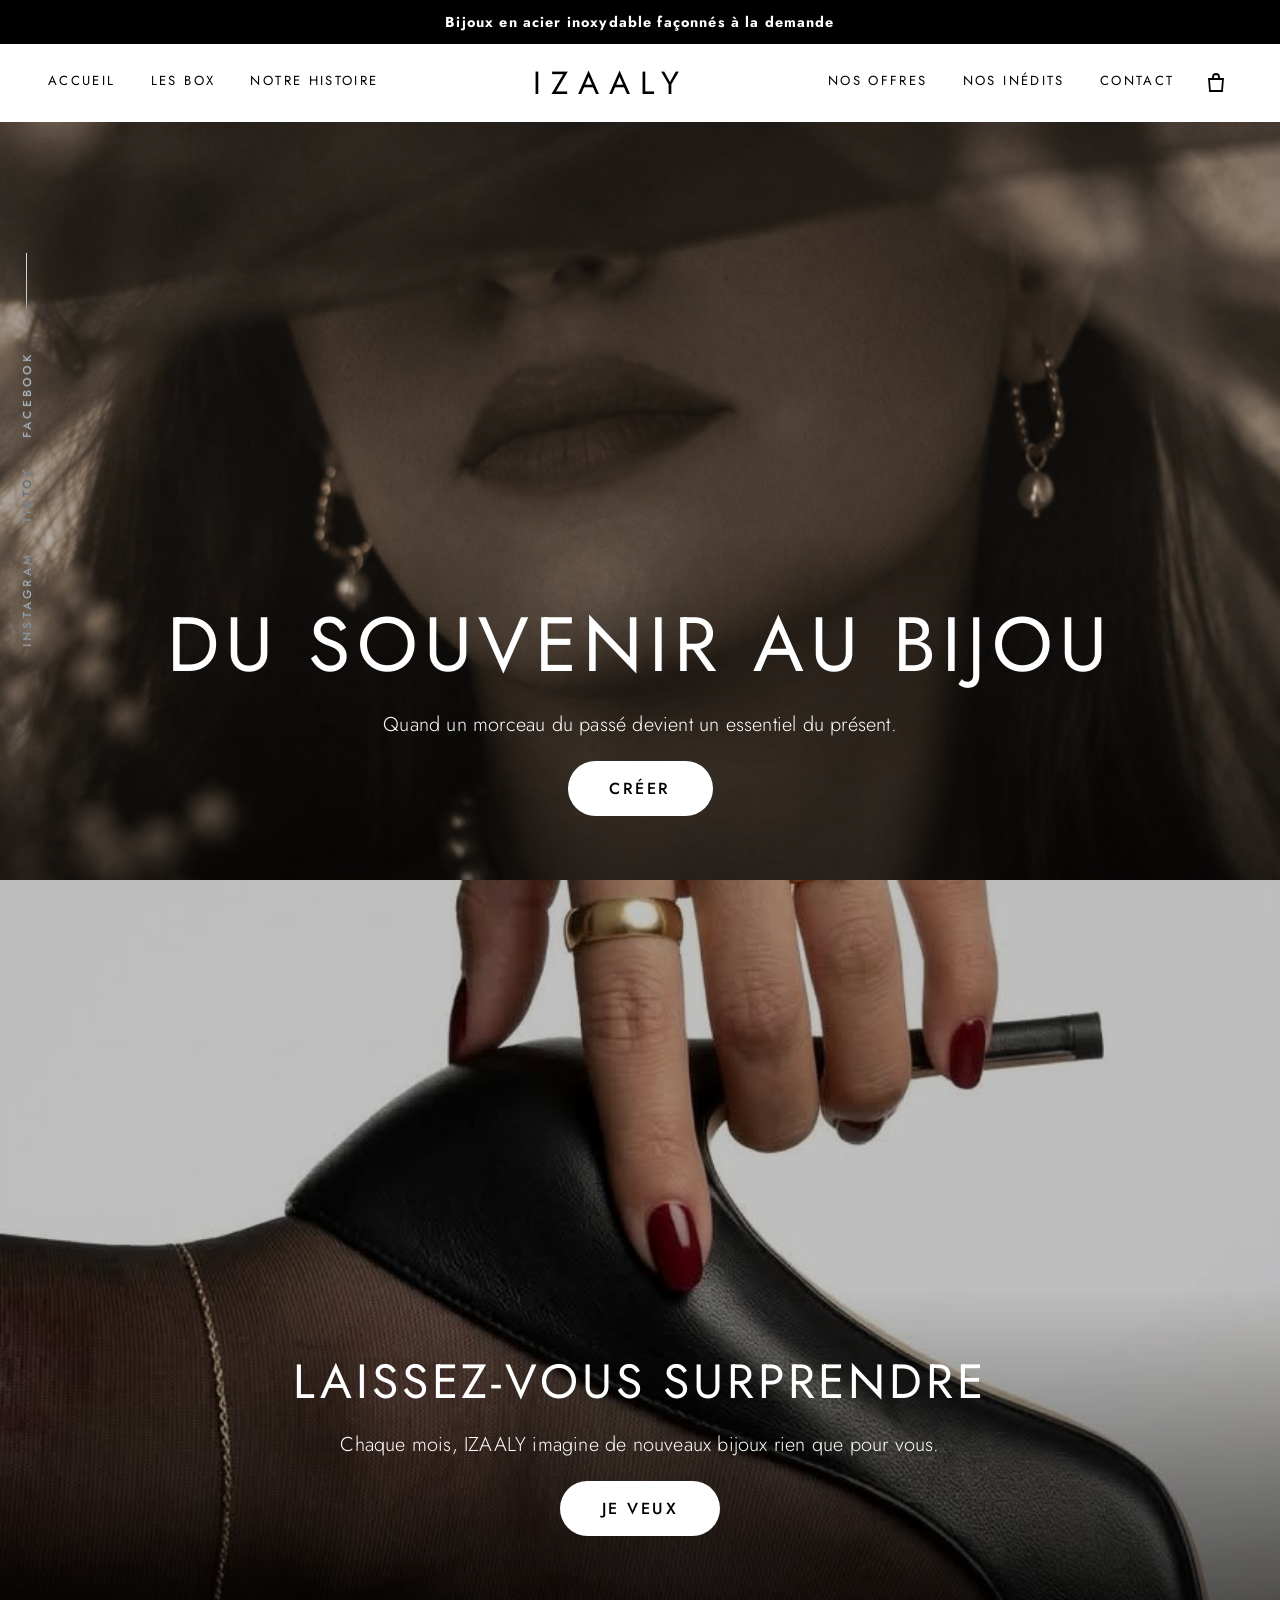
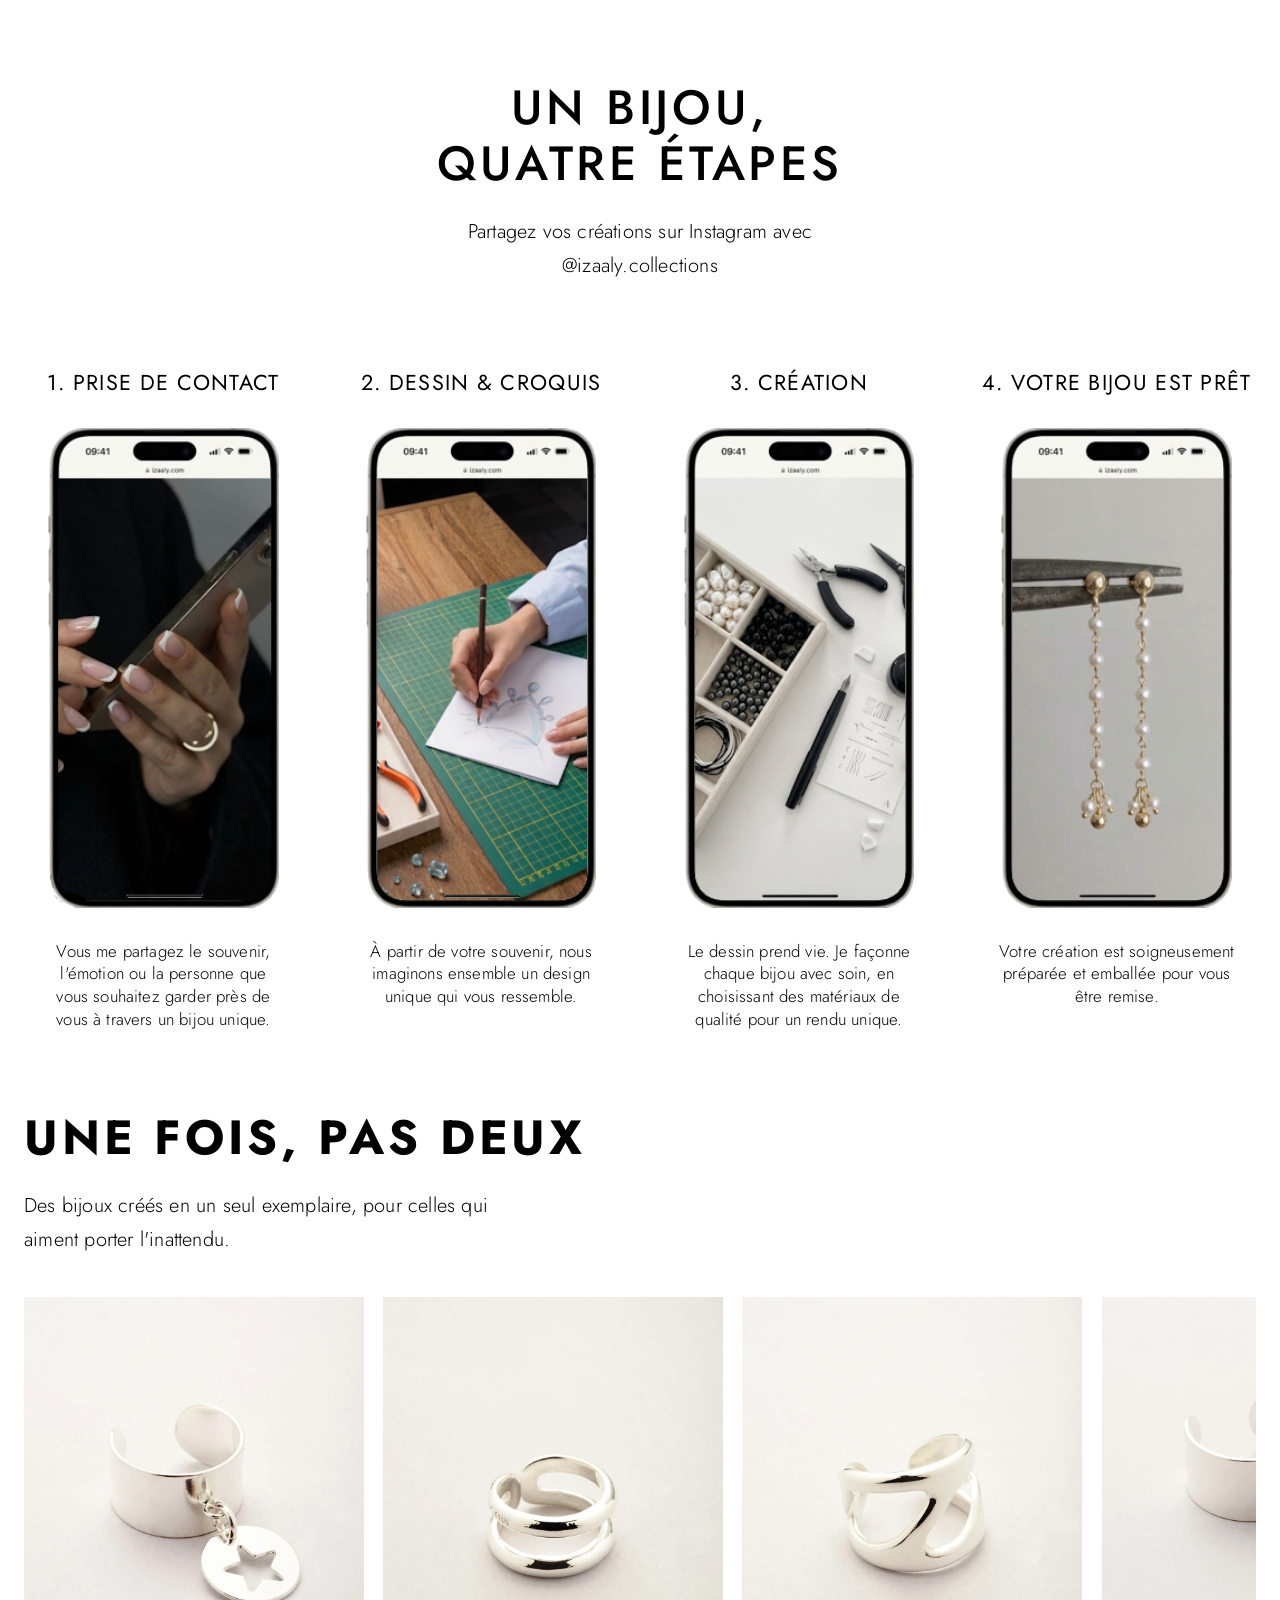
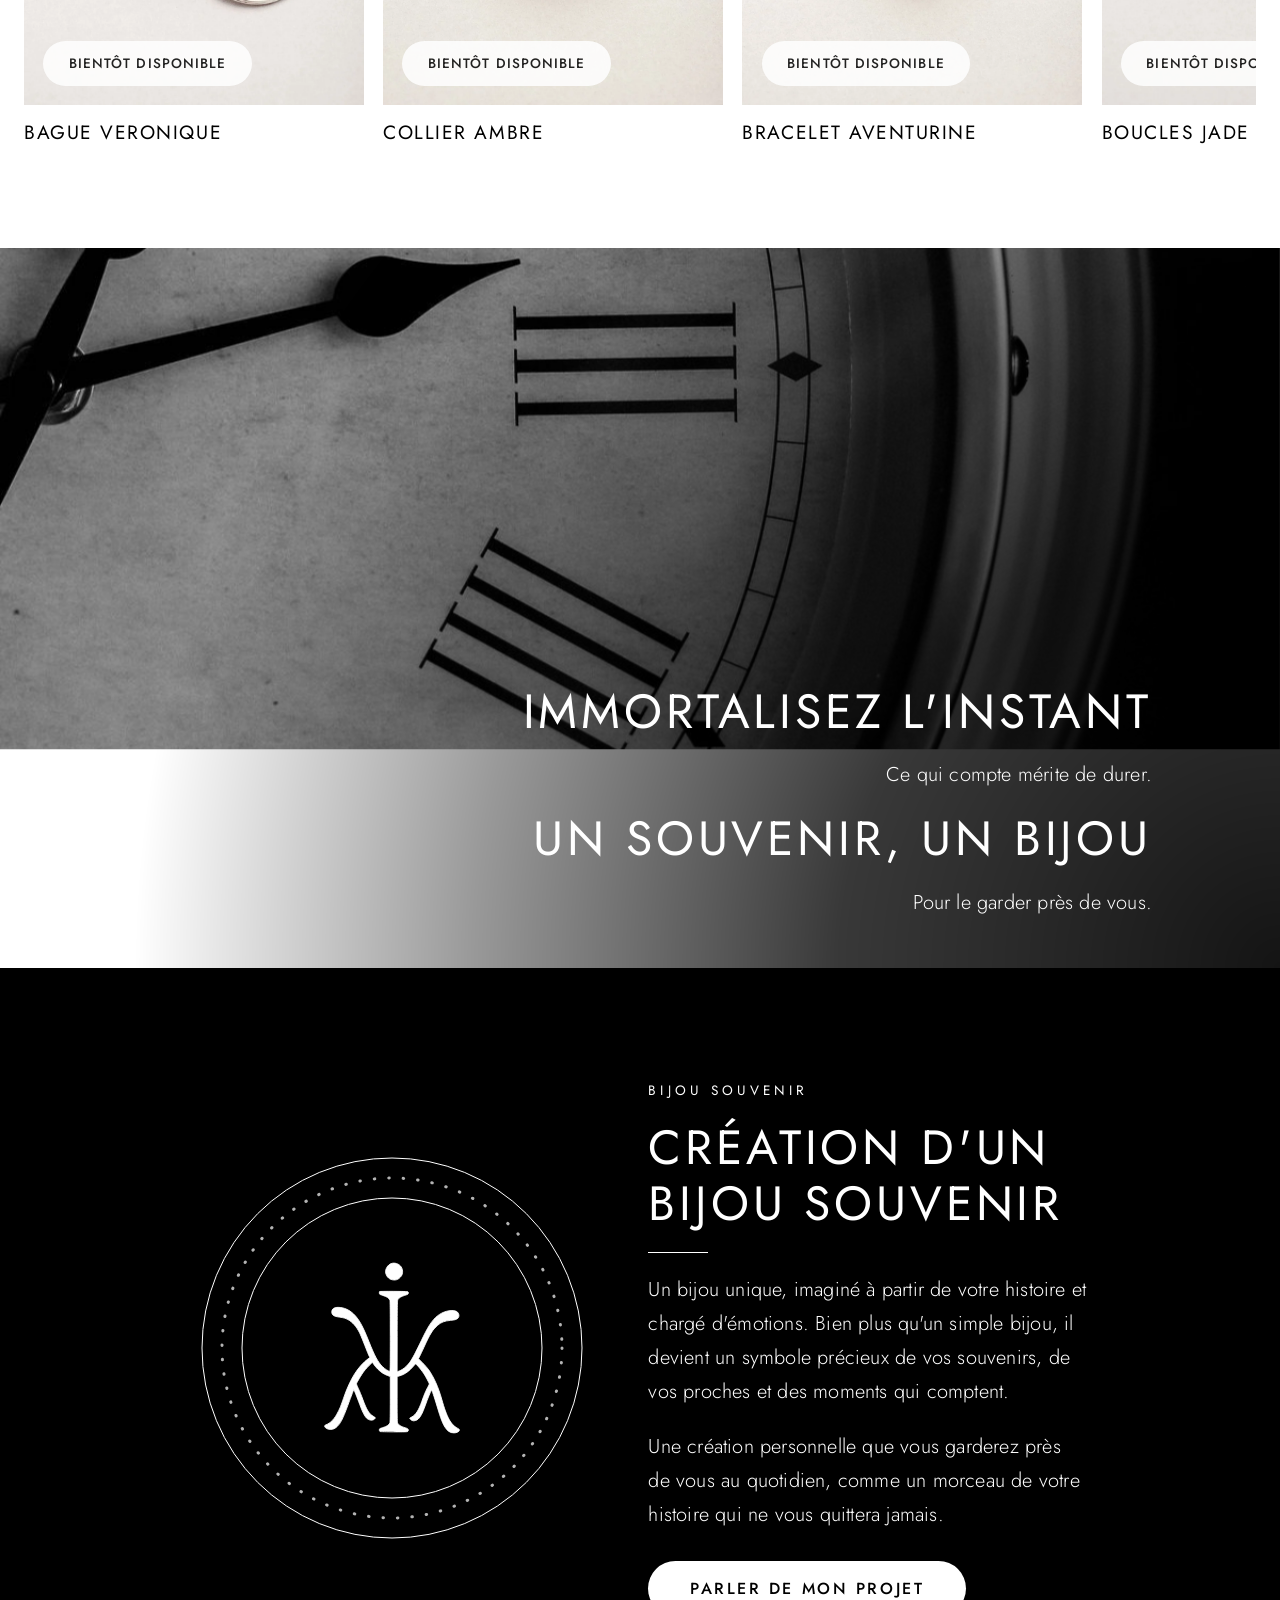
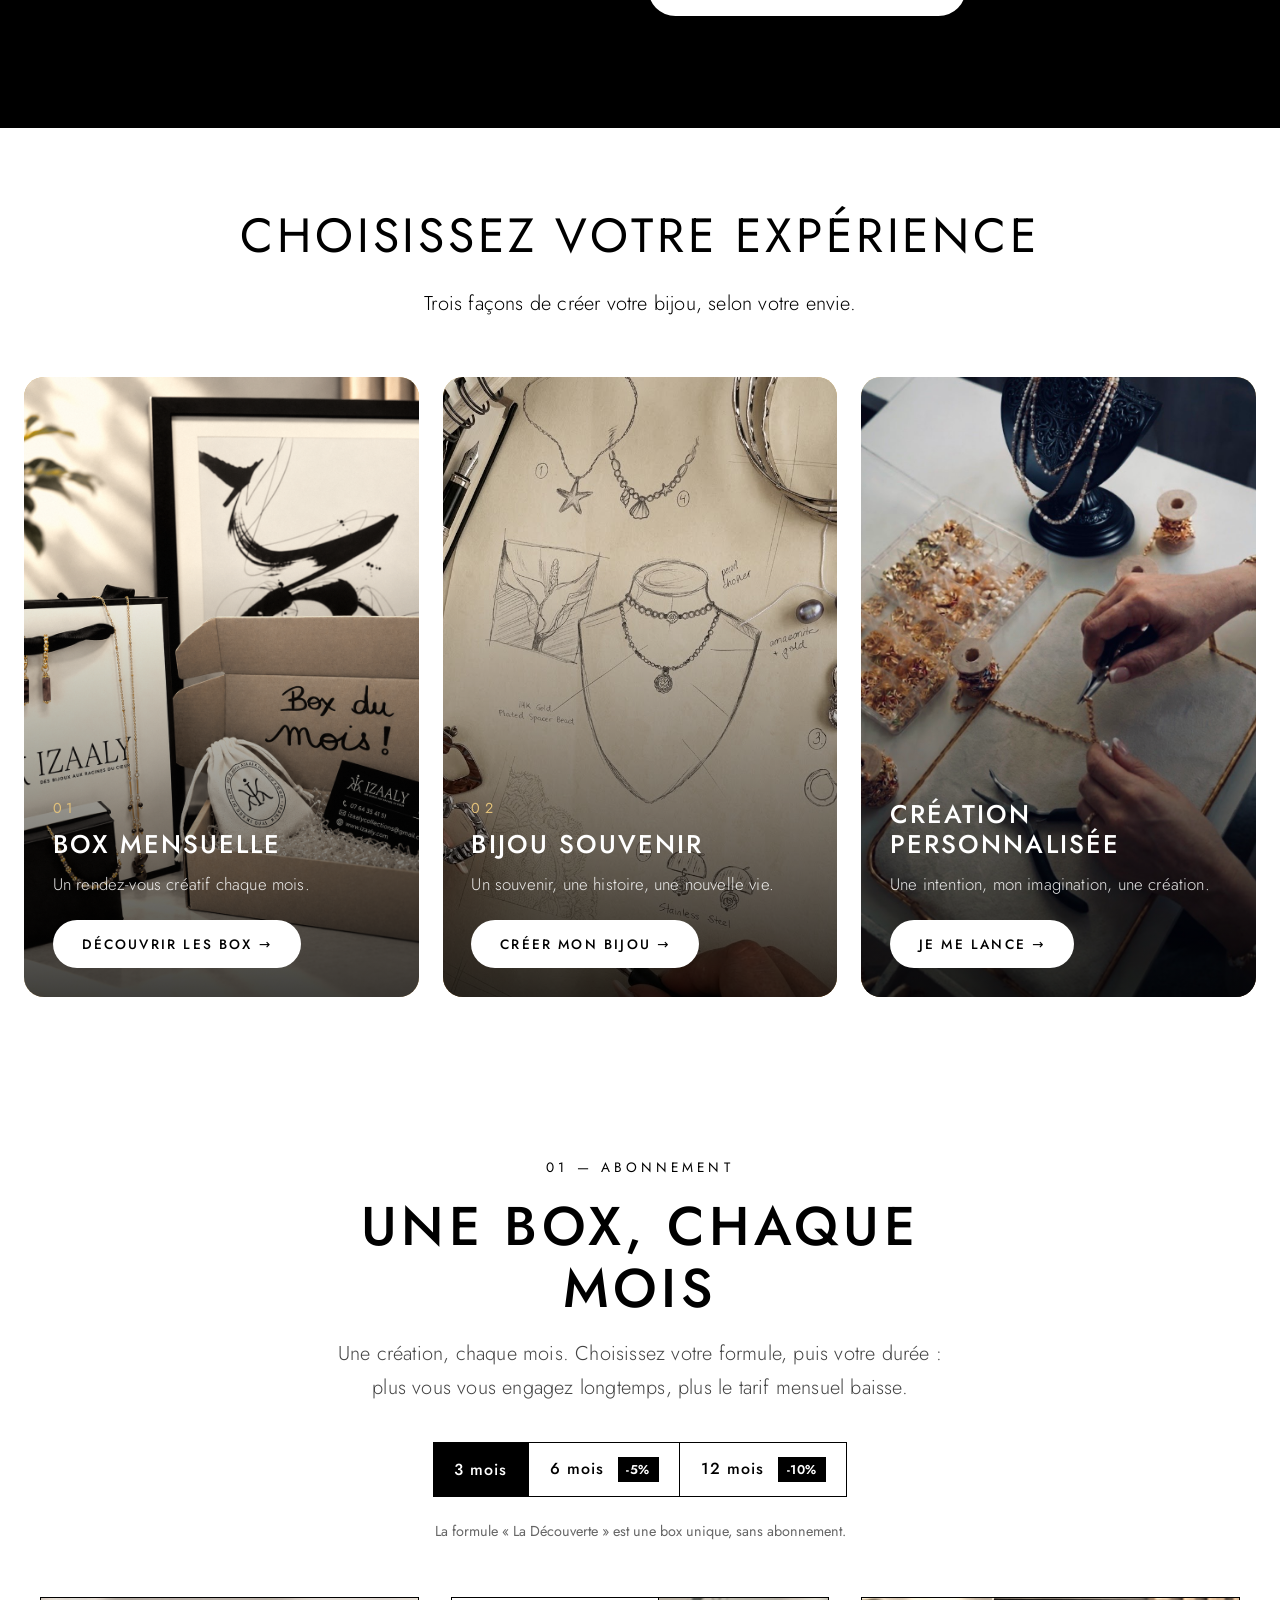
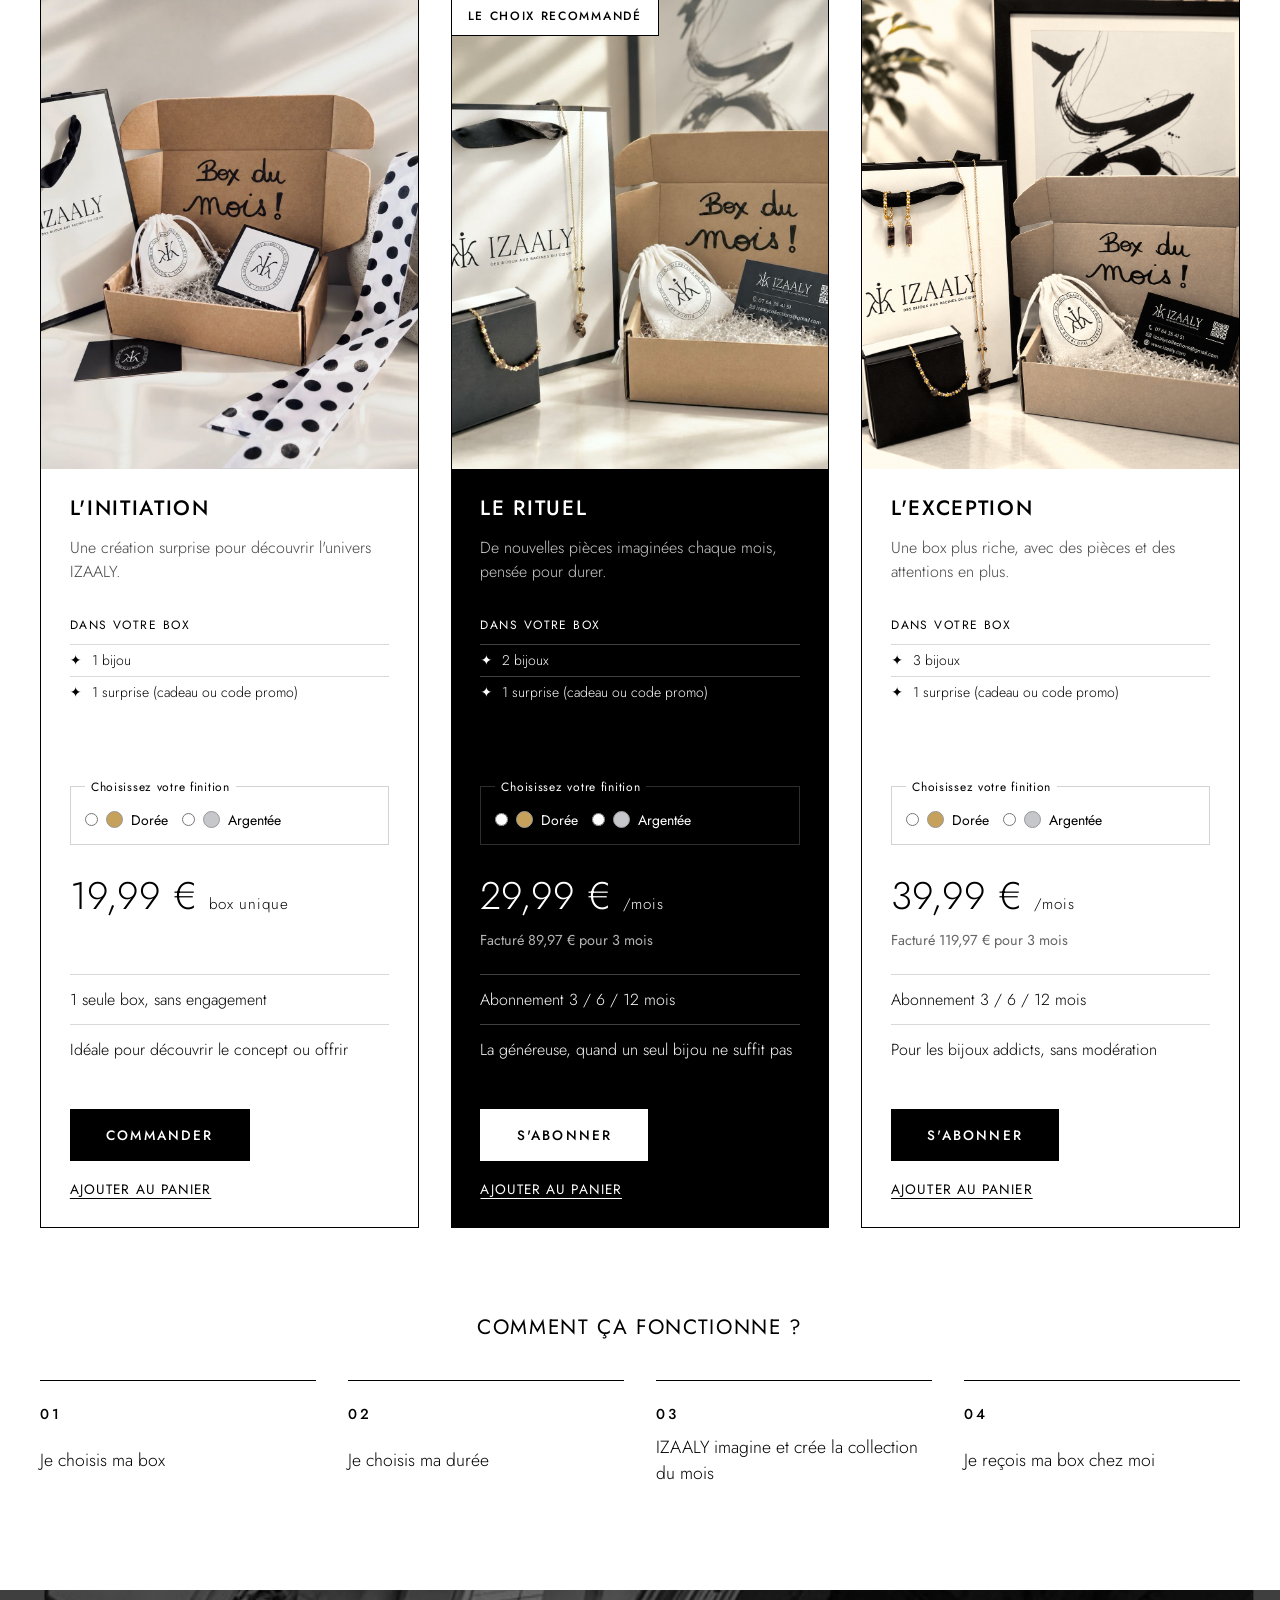
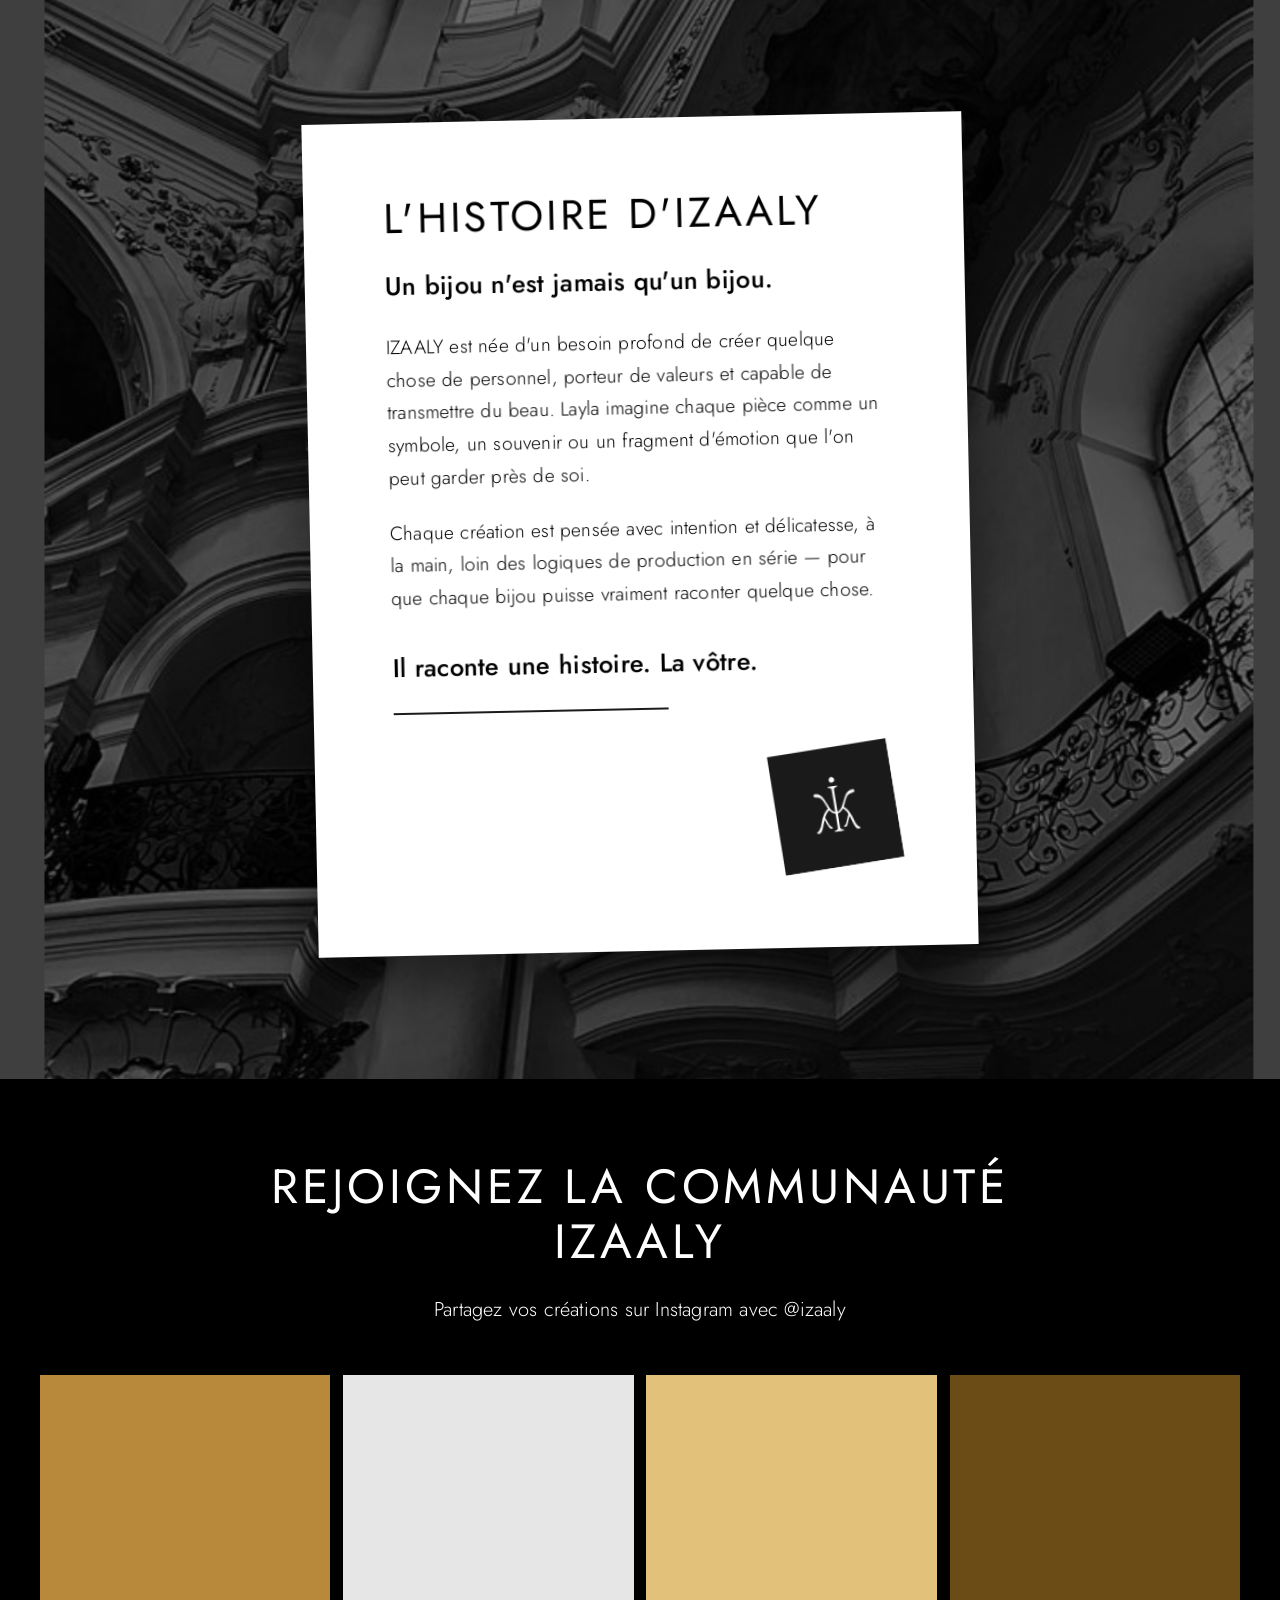
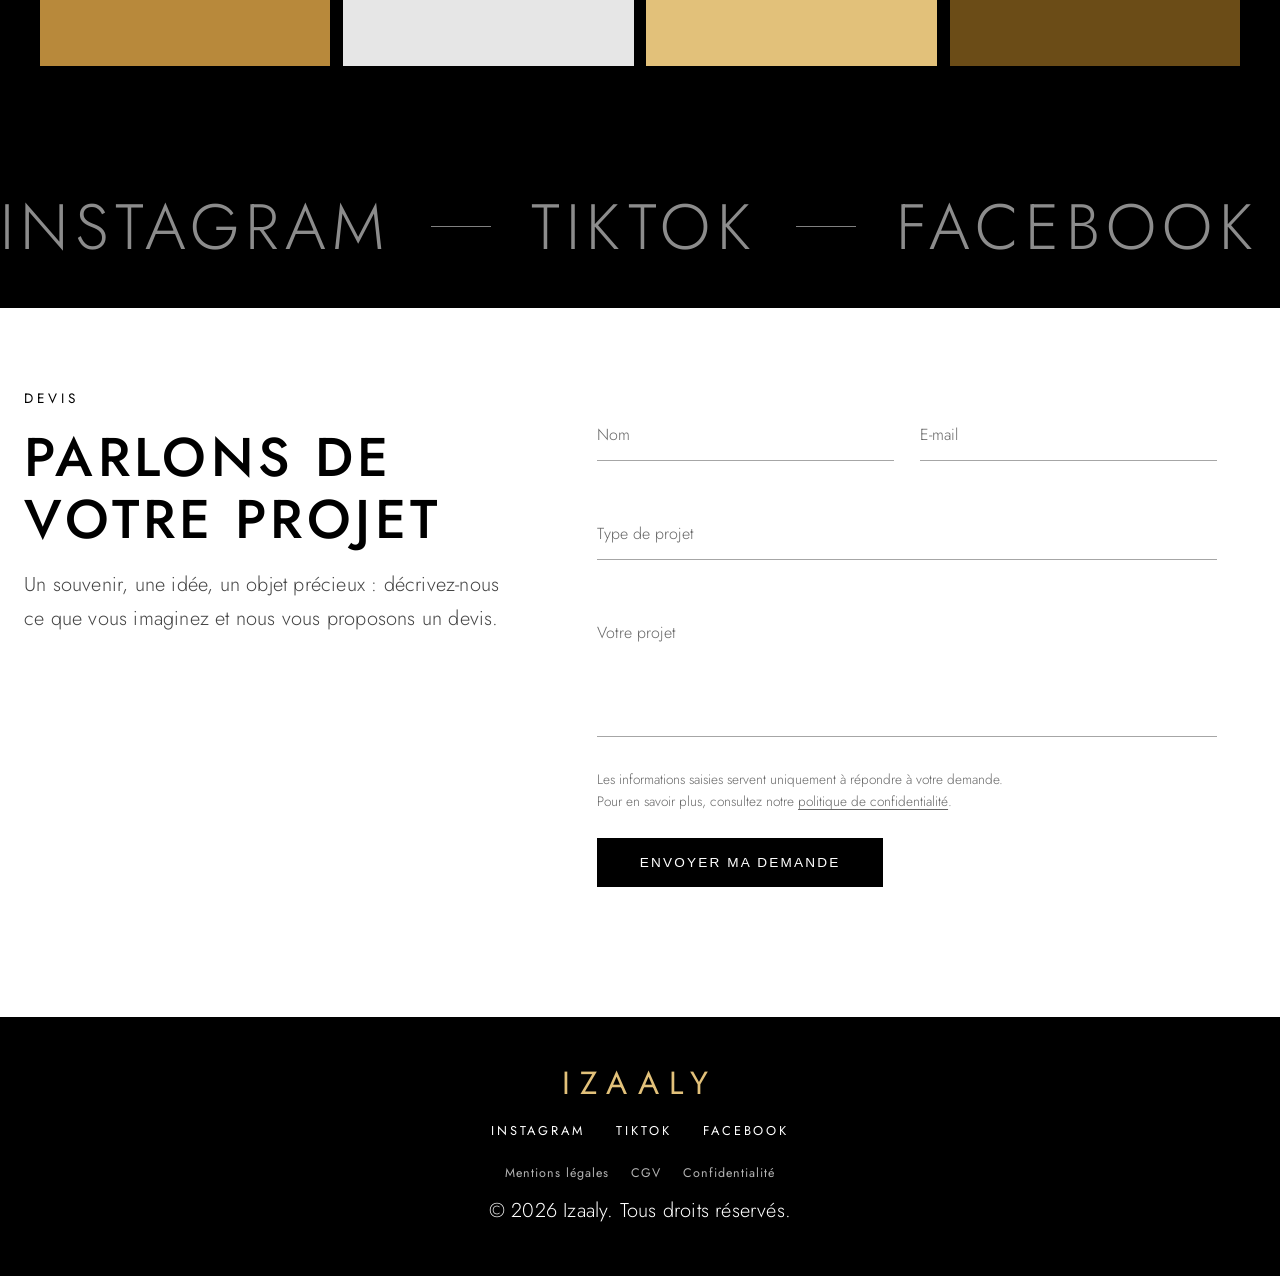
<file: index.html>
<!DOCTYPE html>
<html lang="fr">

<head>
  <meta charset="UTF-8">
  <meta name="viewport" content="width=device-width, initial-scale=1">
  <title>Izaaly — Bijoux personnalisés et créations sur mesure</title>
  <meta name="description"
    content="Izaaly crée des bijoux personnalisés et sur mesure, façonnés à la main à partir de votre histoire. Composez votre bijou ou découvrez la box mensuelle.">
  <link rel="canonical" href="https://izaaly.com/">
  <meta name="theme-color" content="#000000">

  <!-- Favicon -->
  <link rel="icon" href="./assets/img/favicon.ico" sizes="48x48">
  <link rel="icon" href="./assets/img/logo.svg" type="image/svg+xml">
  <link rel="apple-touch-icon" href="./assets/img/apple-touch-icon.png">

  <!-- Open Graph (Facebook, Instagram, WhatsApp, LinkedIn…) -->
  <meta property="og:type" content="website">
  <meta property="og:site_name" content="Izaaly">
  <meta property="og:locale" content="fr_FR">
  <meta property="og:title" content="Izaaly — Bijoux personnalisés et créations sur mesure">
  <meta property="og:description"
    content="Des bijoux imaginés à partir de votre histoire, façonnés à la main. Composez le vôtre ou découvrez la box mensuelle.">
  <meta property="og:url" content="https://izaaly.com/">
  <meta property="og:image" content="https://izaaly.com/assets/img/og-image.png">
  <meta property="og:image:width" content="1200">
  <meta property="og:image:height" content="630">
  <meta property="og:image:alt" content="Bijou Izaaly porté par une cliente">

  <!-- Carte Twitter / X -->
  <meta name="twitter:card" content="summary_large_image">
  <meta name="twitter:title" content="Izaaly — Bijoux personnalisés et créations sur mesure">
  <meta name="twitter:description" content="Des bijoux imaginés à partir de votre histoire, façonnés à la main.">
  <meta name="twitter:image" content="https://izaaly.com/assets/img/og-image.png">

  <!-- Données structurées -->
  <script type="application/ld+json">
{
  "@context": "https://schema.org",
  "@graph": [
    {
      "@type": "Organization",
      "@id": "https://izaaly.com/#organisation",
      "name": "Izaaly",
      "url": "https://izaaly.com/",
      "logo": "https://izaaly.com/assets/img/logo.svg",
      "description": "Bijoux personnalisés et créations sur mesure, façonnés à la main.",
      "sameAs": [
        "https://www.instagram.com/izaaly.collections/",
        "https://www.tiktok.com/@izaaly.collections",
        "https://www.facebook.com/people/Izaaly-Collections/61576125283925/"
      ]
    },
    {
      "@type": "WebSite",
      "name": "Izaaly",
      "url": "https://izaaly.com/",
      "inLanguage": "fr-FR",
      "publisher": { "@id": "https://izaaly.com/#organisation" }
    }
  ]
}
</script>
  <link rel="preconnect" href="https://fonts.googleapis.com">
  <link rel="preconnect" href="https://fonts.gstatic.com" crossorigin>
  <link
    href="https://fonts.googleapis.com/css2?family=Jost:ital,wght@0,300;0,400;0,500;0,600;0,700;1,300;1,400&display=swap"
    rel="stylesheet">
  <link rel="stylesheet" href="./assets/css/style.css">
  <link rel="stylesheet" href="./assets/css/surmesure.css">
  <link rel="stylesheet" href="./assets/css/shop.css">
</head>

<body>

  <aside class="social-rail" aria-label="Réseaux sociaux">
    <a href="https://www.instagram.com/izaaly.collections/" data-social="instagram" target="_blank"
      rel="noopener">Instagram</a>
    <a href="https://www.tiktok.com/@izaaly.collections" data-social="tiktok" target="_blank" rel="noopener">TikTok</a>
    <a href="https://www.facebook.com/people/Izaaly-Collections/61576125283925/" data-social="facebook" target="_blank" rel="noopener">Facebook</a>
  </aside>

  <div class="topbar" aria-live="polite">
    <span class="msg active" data-edit="topbar.1">Bijoux en acier inoxydable façonnés à la demande</span>
    <span class="msg" data-edit="topbar.2">Fabriqués avec soin et passion. Entre mes mains vos histoires prennent
      vie.</span>
    <span class="msg" data-edit="topbar.3">Livrés dans un écrin IZAALY</span>
  </div>

  <header class="header" id="header">
    <button class="burger" aria-label="Ouvrir le menu" aria-expanded="false"
      aria-controls="menu"><span></span><span></span><span></span></button>

    <nav class="nav-left" aria-label="Navigation principale">
      <a href="#hero" data-edit="nav.accueil">Accueil</a>
      <a href="#box" data-edit="nav.box">Les box</a>
      <a href="#histoire" data-edit="nav.histoire">Notre histoire</a>
    </nav>

    <a href="#" class="logo">IZAALY</a>

    <nav class="nav-right" aria-label="Navigation secondaire">
      <a href="#offres" data-edit="nav.offres">Nos offres</a>
      <a href="#inedits" data-edit="nav.inedits">Nos inédits</a>
      <a href="#contact" data-edit="nav.contact">Contact</a>
    </nav>
  </header>

  <nav class="menu" id="menu" aria-hidden="true">
    <ul>
      <li><a href="#hero" data-edit="nav.accueil">Accueil</a></li>
      <li><a href="#offres" data-edit="nav.offres">Nos offres</a></li>
      <li><a href="#box" data-edit="nav.box">Les box</a></li>
      <li><a href="#inedits" data-edit="nav.inedits">Nos inédits</a></li>
      <li><a href="#histoire" data-edit="nav.histoire">Notre histoire</a></li>
      <li><a href="#contact" data-edit="nav.contact">Contact</a></li>
    </ul>
    <div class="menu-social">
      <a href="https://www.instagram.com/izaaly.collections/" data-social="instagram" target="_blank"
        rel="noopener">Instagram</a>
      <a href="https://www.tiktok.com/@izaaly.collections" data-social="tiktok" target="_blank"
        rel="noopener">TikTok</a>
      <a href="https://https://www.facebook.com/people/Izaaly-Collections/61576125283925/" data-social="facebook" target="_blank" rel="noopener">Facebook</a>
    </div>
  </nav>

  <main>
    <!-- HERO -->
    <section class="hero tile" id="hero">
      <div class="ph ph-hero" data-parallax data-bg="hero.image" data-overlay="0.25"></div>
      <div class="tile-text center light">
        <h1 data-edit="hero.titre">du souvenir au bijou</h1>
        <p class="serif" data-edit="hero.texte">Quand un morceau du passé devient un essentiel du présent.</p>
        <a href="#offres" class="btn" data-edit="hero.bouton">Créer</a>
      </div>
    </section>

    <!-- OFFRIR -->
    <section class="tile tile-gift">
      <div class="ph ph-gift" data-bg="gift.image" data-overlay="0.25"></div>
      <div class="tile-text center light">
        <h2 data-edit="gift.titre">LAISSEZ-VOUS SURPRENDRE</h2>
        <p class="serif" data-edit="gift.texte">Chaque mois, IZAALY imagine de nouveaux bijoux rien que pour vous.</p>
        <a href="#box" class="btn" data-edit="gift.bouton">je veux</a>
      </div>
    </section>

    <!-- CONCEPT -->
    <section class="section concept">
      <h2 class="center reveal" data-edit="concept.titre">Un bijou, <br> quatre étapes</h2>
      <p class="serif center reveal" data-edit="concept.texte">Partagez vos créations sur Instagram avec
        @izaaly.collections</p>
      <div class="steps" id="steps">
        <article class="step">
          <h3 data-edit="etape1.titre">1. Prise de contact</h3><img class="step-img" src="./assets/img/3.png"
            alt="Choisissez un modèle" data-img="etape1.image">
          <p class="serif" data-edit="etape1.texte">Vous me partagez le souvenir, l'émotion ou la personne que vous
            souhaitez garder près de vous
            à travers un bijou unique.</p>
        </article>
        <article class="step">
          <h3 data-edit="etape2.titre">2. Dessin & croquis</h3><img class="step-img" src="./assets/img/4.png"
            alt="Personnalisez votre bijou" data-img="etape2.image">
          <p class="serif" data-edit="etape2.texte">À partir de votre souvenir, nous imaginons ensemble un design unique
            qui vous ressemble.</p>
        </article>
        <article class="step">
          <h3 data-edit="etape3.titre">3. Création</h3><img class="step-img" src="./assets/img/5.png"
            alt="Validez votre création" data-img="etape3.image">
          <p class="serif" data-edit="etape3.texte">Le dessin prend vie. Je façonne chaque bijou avec soin, en
            choisissant des matériaux de
            qualité pour un rendu unique.</p>
        </article>
        <article class="step">
          <h3 data-edit="etape4.titre">4. Votre bijou est prêt</h3><img class="step-img" src="./assets/img/6.png"
            alt="Recevez votre bijou" data-img="etape4.image">
          <p class="serif" data-edit="etape4.texte">Votre création est soigneusement préparée et emballée pour vous être
            remise.</p>
        </article>
      </div>
    </section>

    <!-- MODELES -->
    <section class="section models" id="inedits">
      <h2 class="reveal" data-edit="modeles.titre">une fois, pas deux</h2>
      <p class="serif reveal" data-edit="modeles.texte">Des bijoux créés en un seul exemplaire, pour celles qui aiment
        porter l'inattendu.</p>
      <div class="rail" id="rail">
        <article class="model">
          <div class="ph ph-m1" data-bg="modele1.image"><a href="#" class="btn small">Ajouter au panier</a></div>
          <h3 data-edit="modele1.nom">Bague veronique</h3>
        </article>
        <article class="model">
          <div class="ph ph-m2" data-bg="modele2.image"><a href="#" class="btn small">Ajouter au panier</a></div>
          <h3 data-edit="modele2.nom">collier ambre</h3>
        </article>
        <article class="model">
          <div class="ph ph-m3" data-bg="modele3.image"><a href="#" class="btn small">Ajouter au panier</a></div>
          <h3 data-edit="modele3.nom">bracelet aventurine</h3>
        </article>
        <article class="model">
          <div class="ph ph-m4" data-bg="modele4.image"><a href="#" class="btn small">Ajouter au panier</a></div>
          <h3 data-edit="modele4.nom">boucles jade</h3>
        </article>
      </div>
    </section>

    <!-- ENGAGEMENT -->
    <section class="tile tile-right">
      <div class="ph ph-craft" data-parallax data-bg="engagement.image"></div>
      <div class="tile-text right light">
        <h2 data-edit="engagement.titre1">Immortalisez l'instant</h2>
        <p class="serif" data-edit="engagement.texte1">Ce qui compte mérite de durer.</p>
        <h2 data-edit="engagement.titre2">Un souvenir, un bijou</h2>
        <p class="serif" data-edit="engagement.texte2">Pour le garder près de vous.</p>
      </div>
    </section>

    <!-- SUR MESURE : remplace le bloc <div class="bespoke-art reveal"> existant -->
    <style>
      :root {
        --white: #fff;
        --black: #000
      }

      .container_bespoke {
        background: #000;
        color: #fff;
      }

      .container_bespoke h2,
      .container_bespoke h3,
      .container_bespoke p,
      .container_bespoke .eyebrow,
      .container_bespoke .serif {
        color: #fff;
      }

      .container_bespoke .bespoke-line {
        background: #fff;
      }

      .container_bespoke .btn {
        background: #fff;
        color: #000;
      }

      .container_bespoke .btn:hover {
        background: var(--gold);
        color: #fff;
      }

      .dark {
        background: #000;
        color: #fff
      }

      .section {
        padding: 5rem 1.5rem;
        display: grid;
        gap: 1.5rem
      }

      .reveal {
        opacity: 0;
        transform: translateY(24px);
        transition: opacity .9s, transform .9s
      }

      .reveal.in {
        opacity: 1;
        transform: none
      }

      .bespoke {
        align-items: center;
        gap: 3.5rem;
        overflow: hidden
      }

      .bespoke-art {
        width: 100%;
        max-width: 460px;
        margin: 0 auto
      }

      .bespoke-art svg {
        display: block;
        width: 100%;
        height: auto
      }

      .bespoke-art circle,
      .bespoke-art path {
        fill: none;
        stroke: var(--white);
        stroke-width: 1;
        stroke-dasharray: 1;
        stroke-dashoffset: 1
      }

      .bespoke-art.in circle,
      .bespoke-art.in path {
        animation: draw 2.6s cubic-bezier(.4, 0, .2, 1) forwards
      }

      .bespoke-art.in circle:nth-child(2) {
        animation-delay: .3s
      }

      .bespoke-art.in circle:nth-child(3) {
        animation-delay: .6s
      }

      .bespoke-art.in path {
        animation-delay: .9s
      }

      .bespoke-art circle.dots {
        stroke-width: 3;
        stroke-linecap: round;
        stroke-dasharray: .5 14;
        stroke-dashoffset: 0;
        opacity: .7;
        transform-box: fill-box;
        transform-origin: center;
        animation: spin 80s linear infinite
      }

      .bespoke-art.in circle.dots {
        animation: spin 80s linear infinite
      }

      @keyframes draw {
        to {
          stroke-dashoffset: 0
        }
      }

      @keyframes spin {
        to {
          transform: rotate(360deg)
        }
      }

      /* Logo Izaaly : tracé au trait, puis remplissage */
      .bespoke-art path.logo-mark {
        fill: var(--white);
        fill-opacity: 0;
        stroke: var(--white);
        stroke-width: 25;
        stroke-dasharray: 1;
        stroke-dashoffset: 1;
      }

      .bespoke-art.in path.logo-mark {
        animation:
          draw 3.2s 0.6s cubic-bezier(0.4, 0, 0.2, 1) forwards,
          fillin 1.4s 2.6s ease forwards;
      }

      @keyframes fillin {
        to {
          fill-opacity: 1;
        }
      }

      @media (prefers-reduced-motion: reduce) {
        .bespoke-art path.logo-mark {
          stroke-dashoffset: 0;
          fill-opacity: 1;
        }
      }
    </style>
    <!-- SUR MESURE -->
    <div class="container_bespoke">
      <section class="bespoke">

        <div class="bespoke-art reveal" aria-hidden="true">
          <svg viewBox="0 0 400 400">
            <circle cx="200" cy="200" r="190" pathLength="1" />
            <circle cx="200" cy="200" r="150" pathLength="1" />
            <g transform="translate(200 200) scale(0.0342 -0.0342) translate(-5340 -5632)">
              <path class="logo-mark" pathLength="1"
                d="M5517 8084 c106 -51 157 -175 121 -296 -15 -51 -77 -121 -131 -147 -94 -45 -229 -16 -295 65 -32 38 -62 116 -62 159 0 45 31 123 66 163 77 90 185 110 301 56z m296 -815 c5 -9 7 -28 3 -42 -5 -22 -18 -29 -104 -56 -108 -33 -172 -73 -199 -123 -17 -31 -18 -96 -21 -1071 l-2 -1038 22 6 c80 22 174 81 248 155 134 134 181 216 495 865 173 360 306 541 475 650 167 108 391 145 501 83 70 -39 89 -146 36 -196 -38 -36 -96 -53 -211 -62 -173 -14 -284 -56 -386 -147 -144 -127 -221 -252 -400 -648 -45 -99 -99 -213 -120 -253 l-38 -73 117 -117 c65 -64 145 -155 178 -202 155 -216 290 -519 388 -870 147 -525 263 -739 456 -841 50 -27 63 -38 61 -54 -9 -52 -72 -85 -162 -85 -105 0 -185 50 -255 160 -75 118 -125 247 -231 600 -99 328 -155 491 -167 487 -15 -5 -82 -162 -160 -377 -88 -239 -122 -319 -167 -388 -45 -71 -89 -107 -152 -123 -39 -11 -52 -10 -90 4 -38 15 -68 47 -68 71 0 2 25 16 55 30 116 57 204 193 299 461 70 196 113 300 167 402 27 50 49 97 49 104 0 20 -99 210 -154 294 -53 82 -186 245 -227 279 -22 19 -23 19 -46 -10 -158 -191 -286 -284 -452 -330 l-61 -17 0 -651 c0 -445 4 -664 11 -691 20 -72 89 -117 242 -160 61 -18 83 -41 73 -80 -3 -12 -16 -25 -28 -29 -41 -11 -778 -7 -799 4 -20 11 -26 54 -11 78 5 7 41 21 81 32 128 36 197 81 220 143 7 19 11 246 11 691 l0 663 -82 31 c-46 17 -112 50 -148 74 -80 51 -192 163 -249 247 l-43 63 -31 -28 c-67 -60 -171 -172 -225 -244 -62 -81 -199 -311 -209 -348 -4 -17 13 -61 55 -150 34 -70 91 -210 128 -312 110 -308 192 -438 309 -496 62 -30 70 -51 29 -83 -62 -49 -161 -34 -231 35 -48 49 -114 173 -167 319 -82 222 -160 422 -181 465 l-23 45 -17 -40 c-9 -22 -66 -175 -127 -340 -172 -468 -229 -585 -333 -691 -67 -68 -125 -94 -209 -94 -115 1 -220 100 -138 131 150 57 261 173 368 389 58 116 83 177 155 389 200 582 420 931 738 1171 l34 26 -20 39 c-21 41 -38 85 -168 415 -43 107 -93 226 -112 265 -93 185 -211 320 -341 388 -83 43 -118 53 -257 73 -161 23 -215 60 -215 149 0 89 63 135 183 135 166 0 322 -67 455 -195 153 -146 262 -341 443 -795 176 -442 268 -613 403 -746 66 -65 176 -134 213 -134 11 0 13 175 13 1024 0 700 -3 1034 -11 1053 -24 65 -84 106 -209 143 -41 13 -81 27 -87 33 -14 10 -18 69 -6 80 4 4 191 6 416 5 362 -3 411 -5 420 -19z" />
            </g>
            <circle class="dots" cx="200" cy="200" r="170" />
          </svg>
        </div>

        <div class="bespoke-text">
          <p class="eyebrow reveal" data-edit="surmesure.eyebrow">Bijou souvenir</p>
          <h2 class="reveal" data-edit="surmesure.titre">Création d'un bijou souvenir</h2>
          <span class="bespoke-line reveal"></span>
          <p class="serif reveal" data-edit="surmesure.texte1">
            Un bijou unique, imaginé à partir de votre histoire et chargé d'émotions.
            Bien plus qu'un simple bijou, il devient un symbole précieux de vos souvenirs,
            de vos proches et des moments qui comptent.
          </p>
          <p class="serif reveal" data-edit="surmesure.texte2">
            Une création personnelle que vous garderez près de vous au quotidien,
            comme un morceau de votre histoire qui ne vous quittera jamais.
          </p>
          <a href="#contactForm" class="btn reveal" data-edit="surmesure.bouton">Parler de mon
            projet</a>
        </div>

      </section>
    </div>

    <!-- OFFRES -->
    <section class="section offers" id="offres">
      <h2 class="center reveal" data-edit="offres.titre">Choisissez votre expérience</h2>
      <p class="serif center reveal" data-edit="offres.texte">Trois façons de créer votre bijou, selon votre envie.</p>

      <div class="offers-grid">

        <a href="#box" class="offer-card reveal">
          <img src="./assets/img/fond1.png" alt="Box mensuelle Izaaly" data-img="offre1.image">
          <div class="offer-body">
            <span class="offer-tag" data-edit="offre1.tag">Idéal pour se faire plaisir</span>
            <span class="offer-num">01</span>
            <h3 data-edit="offre1.titre">Box mensuelle</h3>
            <p class="serif" data-edit="offre1.texte">Un rendez-vous créatif chaque mois.</p>
            <span class="btn" data-edit="offre1.bouton">Découvrir les box →</span>
          </div>
        </a>

        <a href="#surmesure" data-open="surmesure" class="offer-card reveal" style="transition-delay:.15s">
          <img src="./assets/img/sur-mesure.jfif" alt="Bijou souvenir Izaaly" data-img="offre2.image">
          <div class="offer-body">
            <span class="offer-tag" data-edit="offre2.tag">Idéal pour un souvenir</span>
            <span class="offer-num">02</span>
            <h3 data-edit="offre2.titre">Bijou souvenir</h3>
            <p class="serif" data-edit="offre2.texte">Un souvenir, une histoire, une nouvelle vie.</p>
            <span class="btn" data-edit="offre2.bouton">Créer mon bijou →</span>
          </div>
        </a>

        <a href="#carteblanche" data-open="carteblanche" class="offer-card reveal" style="transition-delay:.3s">
          <img src="./assets/img/creation-personnalisee.jpg" alt="Création personnalisée Izaaly"
            data-img="offre3.image">
          <div class="offer-body">
            <span class="offer-tag" data-edit="offre3.tag">Idéal pour se faire surprendre</span>
            <h3 data-edit="offre3.titre">Création personnalisée</h3>
            <p class="serif" data-edit="offre3.texte">Une intention, mon imagination, une création.</p>
            <span class="btn" data-edit="offre3.bouton">Je me lance →</span>
          </div>
        </a>

      </div>
    </section>

    <!-- BOX / ABONNEMENT -->
    <section class="section boxes" id="box">
      <div class="boxes-head">
        <span class="eyebrow reveal" data-edit="box.eyebrow">01 — Abonnement</span>
        <h2 class="reveal" data-edit="box.titre">Une box, chaque mois</h2>
        <p class="serif reveal" data-edit="box.texte">Une création, chaque mois. Choisissez votre formule, puis votre
          durée : plus vous vous
          engagez longtemps, plus le tarif mensuel baisse.</p>
      </div>

      <div class="duration reveal" role="group" aria-label="Durée de l'abonnement">
        <button type="button" data-m="3" data-d="0" aria-pressed="true">3 mois</button>
        <button type="button" data-m="6" data-d="0.05" aria-pressed="false">6 mois <span
            class="promo">-5%</span></button>
        <button type="button" data-m="12" data-d="0.10" aria-pressed="false">12 mois <span
            class="promo">-10%</span></button>
      </div>
      <p class="box-note reveal" data-edit="box.note">La formule « La Découverte » est une box unique, sans abonnement.
      </p>

      <div class="box-grid">

        <article class="box-card reveal">
          <div class="box-photo"><img src="./assets/img/box-decouverte.jpg" alt="Box La Découverte"
              data-img="box1.image" onerror="this.remove()">
          </div>
          <div class="box-body">
            <h3 data-edit="box1.nom">l'initiation</h3>
            <p class="box-desc" data-edit="box1.desc">Une création surprise pour découvrir l'univers IZAALY.</p>


            <div class="box-includes">
              <p class="box-includes-title" data-edit="box1.inclus.titre">Dans votre box</p>
              <ul class="box-includes-list">
                <li data-edit="box1.inclus.bijoux">1 bijou</li>
                <li data-edit="box1.inclus.surprise">1 surprise (cadeau ou code promo)</li>
              </ul>
            </div>

            <fieldset class="box-finish">
              <legend data-edit="box1.finition.titre">Choisissez votre finition</legend>
              <label class="finish-option">
                <input type="radio" name="finition-box1" value="doree" required>
                <span class="finish-dot finish-gold"></span> Dorée
              </label>
              <label class="finish-option">
                <input type="radio" name="finition-box1" value="argentee" required>
                <span class="finish-dot finish-silver"></span> Argentée
              </label>
            </fieldset>

            <p class="price"><span data-price1>19,99</span> € <small data-edit="box1.unite">box unique</small></p>
            <p class="billed">&nbsp;</p>
            <ul>
              <li data-edit="box1.li1">1 seule box, sans engagement</li>
              <li data-edit="box1.li2">Idéale pour découvrir le concept ou offrir</li>
            </ul>
            <a href="#box" class="btn" data-box="1" data-edit="box1.bouton">Commander</a>
          </div>
        </article>

        <article class="box-card featured reveal" data-base="29.99" style="transition-delay:.15s">
          <span class="badge" data-edit="box2.badge">Le choix recommandé</span>
          <div class="box-photo"><img src="./assets/img/box-essentielle.jpg" alt="Box L'Essentiel" data-img="box2.image"
              onerror="this.remove()"></div>
          <div class="box-body">
            <h3 data-edit="box2.nom">Le rituel</h3>
            <p class="box-desc" data-edit="box2.desc">De nouvelles pièces imaginées chaque mois, pensée pour durer.</p>


            <div class="box-includes">
              <p class="box-includes-title" data-edit="box2.inclus.titre">Dans votre box</p>
              <ul class="box-includes-list">
                <li data-edit="box2.inclus.bijoux">2 bijoux</li>
                <li data-edit="box2.inclus.surprise">1 surprise (cadeau ou code promo)</li>
              </ul>
            </div>

            <fieldset class="box-finish">
              <legend data-edit="box2.finition.titre">Choisissez votre finition</legend>
              <label class="finish-option">
                <input type="radio" name="finition-box2" value="doree" required>
                <span class="finish-dot finish-gold"></span> Dorée
              </label>
              <label class="finish-option">
                <input type="radio" name="finition-box2" value="argentee" required>
                <span class="finish-dot finish-silver"></span> Argentée
              </label>
            </fieldset>


            <p class="price"><span data-price>29,99</span> € <small data-edit="box2.unite">/mois</small></p>
            <p class="billed" data-billed>Facturé 89,97 € pour 3 mois</p>
            <ul>
              <li data-edit="box2.li1">Abonnement 3 / 6 / 12 mois</li>
              <li data-edit="box2.li2">La généreuse, quand un seul bijou ne suffit pas</li>
            </ul>
            <a href="#box" class="btn" data-box="2" data-edit="box2.bouton">S'abonner</a>
          </div>
        </article>

        <article class="box-card reveal" data-base="39.99" style="transition-delay:.3s">
          <div class="box-photo"><img src="./assets/img/fond1.png" alt="Box L'Exception" data-img="box3.image"
              onerror="this.remove()"></div>
          <div class="box-body">
            <h3 data-edit="box3.nom">L'Exception</h3>
            <p class="box-desc" data-edit="box3.desc">Une box plus riche, avec des pièces et des attentions en plus.</p>



            <div class="box-includes">
              <p class="box-includes-title" data-edit="box3.inclus.titre">Dans votre box</p>
              <ul class="box-includes-list">
                <li data-edit="box3.inclus.bijoux">3 bijoux</li>
                <li data-edit="box3.inclus.surprise">1 surprise (cadeau ou code promo)</li>
              </ul>
            </div>

            <fieldset class="box-finish">
              <legend data-edit="box3.finition.titre">Choisissez votre finition</legend>
              <label class="finish-option">
                <input type="radio" name="finition-box3" value="doree" required>
                <span class="finish-dot finish-gold"></span> Dorée
              </label>
              <label class="finish-option">
                <input type="radio" name="finition-box3" value="argentee" required>
                <span class="finish-dot finish-silver"></span> Argentée
              </label>
            </fieldset>


            <p class="price"><span data-price>39,99</span> € <small data-edit="box3.unite">/mois</small></p>
            <p class="billed" data-billed>Facturé 119,97 € pour 3 mois</p>
            <ul>
              <li data-edit="box3.li1">Abonnement 3 / 6 / 12 mois</li>
              <li data-edit="box3.li2">Pour les bijoux addicts, sans modération</li>
            </ul>
            <a href="#box" class="btn" data-box="3" data-edit="box3.bouton">S'abonner</a>
          </div>
        </article>
      </div>

      <div class="how">
        <h3 class="reveal" data-edit="how.titre">Comment ça fonctionne ?</h3>
        <ol class="how-steps">
          <li class="reveal"><span>01</span>
            <p data-edit="how.1">Je choisis ma box</p>
          </li>
          <li class="reveal" style="transition-delay:.15s"><span>02</span>
            <p data-edit="how.2">Je choisis ma durée</p>
          </li>
          <li class="reveal" style="transition-delay:.3s"><span>03</span>
            <p data-edit="how.3">IZAALY imagine et crée la collection du mois</p>
          </li>
          <li class="reveal" style="transition-delay:.45s"><span>04</span>
            <p data-edit="how.4">Je reçois ma box chez moi</p>
          </li>
        </ol>
      </div>
    </section>

    <!-- HISTOIRE -->
    <section class="story" id="histoire">
      <div class="sheet">
        <h2 data-write data-edit="histoire.titre">L'histoire d'IZAALY</h2>
        <p class="lead" data-write data-edit="histoire.accroche">Un bijou n'est jamais qu'un bijou.</p>
        <p data-write data-edit="histoire.p1">IZAALY est née d'un besoin profond de créer quelque chose de personnel,
          porteur de valeurs et
          capable de transmettre du beau. Layla imagine chaque pièce comme un symbole, un souvenir ou un fragment
          d'émotion que l'on peut garder près de soi.</p>
        <p data-write data-edit="histoire.p2">Chaque création est pensée avec intention et délicatesse, à la main, loin
          des logiques de
          production en série — pour que chaque bijou puisse vraiment raconter quelque chose.</p>
        <p class="closing" data-write data-edit="histoire.fin">Il raconte une histoire. La vôtre.</p>
        <span class="rule"></span>
        <img class="stamp" src="./assets/img/logo.svg" alt="" aria-hidden="true">
      </div>
    </section>

    <!-- AVIS CLIENTES -->
    <section class="section voices" id="avis">
      <div class="voices-head">
        <span class="eyebrow reveal" data-edit="avis.eyebrow">Elles portent IZAALY</span>
        <h2 class="reveal" data-edit="avis.titre">Votre bijou, votre histoire</h2>
        <p class="serif reveal" data-edit="avis.texte">4,9 sur 5, basé sur les avis de nos clientes.</p>
      </div>

      <div class="voices-track" id="voicesTrack"></div>

      <div class="voices-ctrl">
        <button type="button" class="vbtn" id="vPrev" data-edit="avis.precedent">Précédent</button>
        <div class="vbar"><span id="voicesBar"></span></div>
        <button type="button" class="vbtn" id="vNext" data-edit="avis.suivant">Suivant</button>
      </div>
    </section>


    <!-- COMMUNAUTE -->
    <section class="section community dark">
      <h2 class="center reveal" data-edit="communaute.titre">Rejoignez la communauté Izaaly</h2>
      <p class="serif center reveal" data-edit="communaute.texte">Partagez vos créations sur Instagram avec @izaaly</p>
      <div class="grid">
        <div class="ph ph-g1" data-bg="communaute.image1" style="background-size:cover;background-position:center">
        </div>
        <div class="ph ph-g2" data-bg="communaute.image2" style="background-size:cover;background-position:center">
        </div>
        <div class="ph ph-g3" data-bg="communaute.image3" style="background-size:cover;background-position:center">
        </div>
        <div class="ph ph-g4" data-bg="communaute.image4" style="background-size:cover;background-position:center">
        </div>
      </div>
    </section>

    <!-- BANDEAU RÉSEAUX -->
    <section class="marquee" aria-label="Suivez IZAALY">
      <div class="marquee-track">
        <div class="mq-group">
          <a href="https://www.instagram.com/izaaly.collections/" data-social="instagram" target="_blank"
            rel="noopener">Instagram</a><i class="sep"></i>
          <a href="https://www.tiktok.com/@izaaly.collections" data-social="tiktok" target="_blank"
            rel="noopener">TikTok</a><i class="sep"></i>
          <a href="https://www.facebook.com/people/Izaaly-Collections/61576125283925/" data-social="facebook" target="_blank" rel="noopener">Facebook</a><i
            class="sep"></i>
          <span data-text="social.handle">@izaaly.collections</span>
        </div>
        <div class="mq-group" aria-hidden="true">
          <a href="https://www.instagram.com/izaaly.collections/" data-social="instagram" tabindex="-1">Instagram</a><i
            class="sep"></i>
          <a href="https://www.tiktok.com/@izaaly.collections" data-social="tiktok" tabindex="-1">TikTok</a><i
            class="sep"></i>
          <a href="https://www.facebook.com/people/Izaaly-Collections/61576125283925/" data-social="facebook" tabindex="-1">Facebook</a><i class="sep"></i>
          <span data-text="social.handle">@izaalycollections</span><i class="sep"></i>
        </div>
      </div>
    </section>

    <!-- CONTACT / DEVIS -->
    <section class="section contact" id="contact">
      <div class="contact-intro">
        <span class="eyebrow reveal" data-edit="contact.eyebrow">Devis</span>
        <h2 class="reveal" data-edit="contact.titre">Parlons de votre projet</h2>
        <p class="serif reveal" data-edit="contact.texte">Un souvenir, une idée, un objet précieux : décrivez-nous ce
          que vous imaginez et nous
          vous proposons un devis.</p>
      </div>

      <form class="contact-form" id="contactForm" action="https://formspree.io/f/mwlvlbzv" method="POST">
        <div class="row">
          <div class="field reveal">
            <input type="text" id="c-nom" name="nom" placeholder=" " required autocomplete="name">
            <label for="c-nom" data-text="form.nom">Nom</label>
          </div>
          <div class="field reveal">
            <input type="email" id="c-mail" name="email" placeholder=" " required autocomplete="email">
            <label for="c-mail" data-text="form.email">E-mail</label>
          </div>
        </div>

        <div class="field reveal">
          <select data-options="form.types" id="c-type" name="projet" required>
            <option value="" disabled selected hidden></option>
            <option>Bijou souvenir</option>
            <option>Création personnalisée</option>
            <option>Box mensuelle</option>
            <option>Autre demande</option>
          </select>
          <label for="c-type" data-text="form.type">Type de projet</label>
        </div>

        <div class="field reveal">
          <textarea id="c-msg" name="message" placeholder=" " required rows="4"></textarea>
          <label for="c-msg" data-text="form.msg">Votre projet</label>
        </div>

        <p class="form-legal">
          <span data-edit="form.legal.texte">Les informations saisies servent uniquement à répondre à votre demande.
          Pour en savoir plus, consultez notre</span>
          <a href="./confidentialite.html" data-edit="form.legal.lien">politique de confidentialité</a>.
        </p>

        <button type="submit" class="btn reveal" data-text="form.bouton">Envoyer ma demande</button>
        <p class="form-status" role="status" aria-live="polite"></p>
      </form>
    </section>

  </main>

  <footer class="footer">
    <span class="logo">IZAALY</span>
    <nav class="footer-social" aria-label="Réseaux sociaux">
      <a href="https://www.instagram.com/izaaly.collections/" data-social="instagram" target="_blank"
        rel="noopener">Instagram</a>
      <a href="https://www.tiktok.com/@izaaly.collections" data-social="tiktok" target="_blank"
        rel="noopener">TikTok</a>
      <a href="https://www.facebook.com/people/Izaaly-Collections/61576125283925/" data-social="facebook" target="_blank" rel="noopener">Facebook</a>
    </nav>
    <nav class="footer-legal" aria-label="Informations légales">
      <a href="./mentions-legales.html" data-edit="footer.mentions">Mentions légales</a>
      <a href="./cgv.html" data-edit="footer.cgv">CGV</a>
      <a href="./confidentialite.html" data-edit="footer.confidentialite">Confidentialité</a>
    </nav>
    <p class="serif" data-edit="footer.copyright">© 2026 Izaaly. Tous droits réservés.</p>
  </footer>

  <script src="./assets/js/content.js"></script>
  <script src="./assets/js/script.js"></script>
  <script src="./assets/js/surmesure.js"></script>
  <script src="./assets/js/cartblanche.js"></script>
  <script src="./assets/js/shop.js"></script>

  <script>
    if (new URLSearchParams(location.search).has('admin')) {
      const s = document.createElement('script'); s.src = './assets/js/admin.js'; document.body.appendChild(s);
    }
  </script>
</body>

</html>
</file>
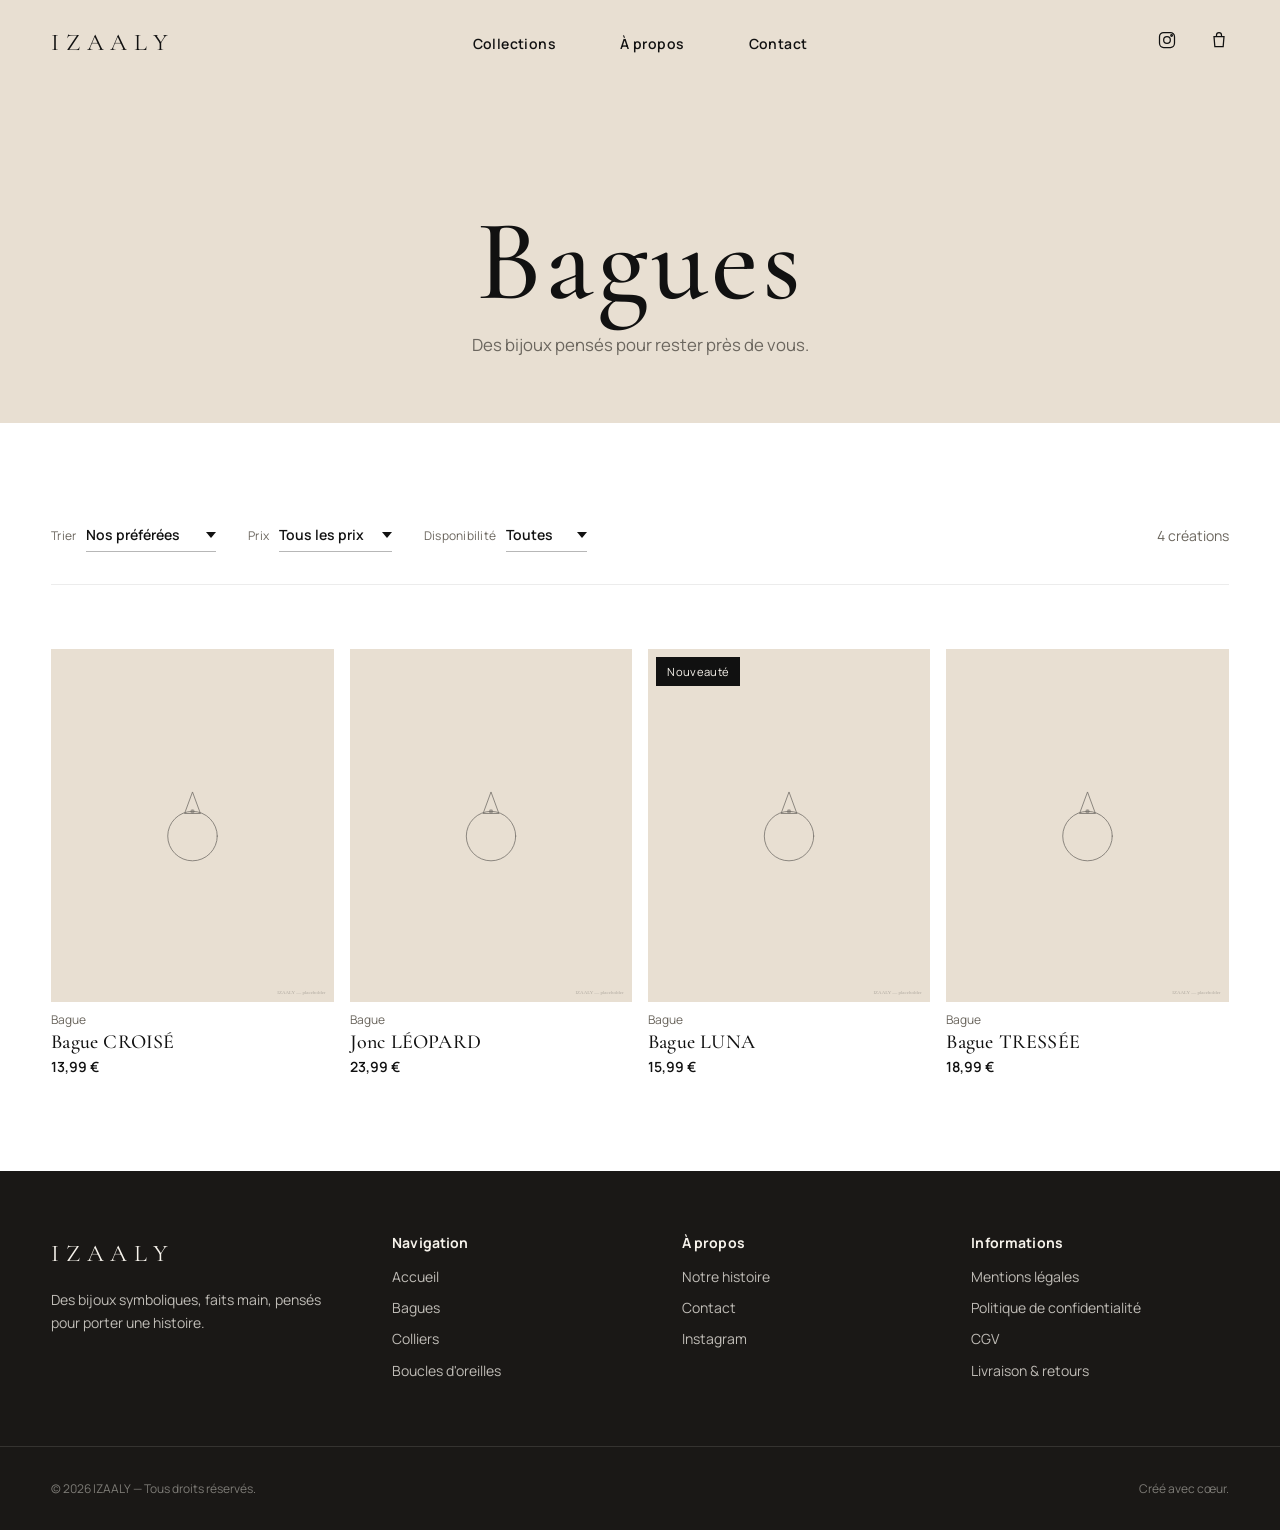
<file: bagues.html>
<!DOCTYPE html>
<html lang="fr">
<head>
  <meta charset="UTF-8">
  <meta name="viewport" content="width=device-width, initial-scale=1.0">
  <meta name="view-transition" content="same-origin">
  <title>Bagues IZAALY — Bijoux symboliques faits main</title>
  <meta name="description" content="Découvrez les bagues IZAALY : créations symboliques faites main, pensées pour rester près de vous.">
  <meta property="og:title" content="Bagues IZAALY — Bijoux symboliques faits main">
  <meta property="og:description" content="Des bagues pensées pour rester près de vous, faites main en petite série.">
  <link rel="stylesheet" href="css/style.css">
  <link rel="stylesheet" href="css/animations.css">
  <link rel="stylesheet" href="css/responsive.css">
</head>
<body>

  <header class="header">
    <div class="container header__inner">
      <a href="index.html" class="header__logo">IZAALY</a>
      <nav class="nav" aria-label="Navigation principale">
        <ul class="nav__list">
          <li><a href="bagues.html" class="nav__link link-underline">Collections</a></li>
          <li><a href="index.html#histoire" class="nav__link link-underline">À propos</a></li>
          <li><a href="index.html#contact" class="nav__link link-underline">Contact</a></li>
        </ul>
      </nav>
      <div class="header__actions">
        <a href="https://www.instagram.com/izaaly.collections/" class="header__icon-btn" data-instagram target="_blank" rel="noopener" aria-label="IZAALY sur Instagram">
          <svg width="20" height="20" viewBox="0 0 24 24" fill="none" stroke="currentColor" stroke-width="1.5"><rect x="3" y="3" width="18" height="18" rx="5"/><circle cx="12" cy="12" r="4"/><circle cx="17.5" cy="6.5" r="1"/></svg>
        </a>
        <button class="header__icon-btn" data-cart-open aria-label="Ouvrir le panier">
          <svg width="20" height="20" viewBox="0 0 24 24" fill="none" stroke="currentColor" stroke-width="1.5"><path d="M6 8h12l-1 12H7L6 8Z"/><path d="M9 8V6a3 3 0 0 1 6 0v2"/></svg>
          <span class="header__cart-count" data-cart-count>0</span>
        </button>
        <button class="menu-toggle" aria-label="Ouvrir le menu" aria-expanded="false">
          <span></span><span></span>
        </button>
      </div>
    </div>
  </header>

  <div class="mobile-menu">
    <ul class="mobile-menu__list">
      <li><a href="index.html" class="mobile-menu__link">Accueil</a></li>
      <li><a href="bagues.html" class="mobile-menu__link">Bagues</a></li>
      <li><a href="colliers.html" class="mobile-menu__link">Colliers</a></li>
      <li><a href="boucles-oreilles.html" class="mobile-menu__link">Boucles d'oreilles</a></li>
      <li><a href="index.html#histoire" class="mobile-menu__link">À propos</a></li>
      <li><a href="index.html#contact" class="mobile-menu__link">Contact</a></li>
    </ul>
    <div class="mobile-menu__meta">
      <a href="https://www.instagram.com/izaaly.collections/" target="_blank" rel="noopener">Instagram</a>
    </div>
  </div>

  <main>
    <section class="catalog-hero">
      <div class="container">
        <h1>Bagues</h1>
        <p>Des bijoux pensés pour rester près de vous.</p>
      </div>
    </section>

    <section class="section section--blanc section--tight">
      <div class="container">
        <div class="catalog-toolbar">
          <div class="catalog-filters">
            <div class="filter-group">
              <label for="sort">Trier</label>
              <select id="sort" class="filter-select" data-sort>
                <option value="featured">Nos préférées</option>
                <option value="price-asc">Prix croissant</option>
                <option value="price-desc">Prix décroissant</option>
                <option value="name-asc">Nom (A–Z)</option>
              </select>
            </div>
            <div class="filter-group">
              <label for="price">Prix</label>
              <select id="price" class="filter-select" data-filter-price>
                <option value="all">Tous les prix</option>
                <option value="under-20">Moins de 20 €</option>
                <option value="20-25">20 € – 25 €</option>
                <option value="over-25">Plus de 25 €</option>
              </select>
            </div>
            <div class="filter-group">
              <label for="availability">Disponibilité</label>
              <select id="availability" class="filter-select" data-filter-availability>
                <option value="all">Toutes</option>
                <option value="available">En stock</option>
                <option value="unavailable">Épuisées</option>
              </select>
            </div>
          </div>
          <p class="catalog-count" data-catalog-count></p>
        </div>

        <div class="products-grid" data-catalog-grid></div>
        <p class="catalog-empty" data-catalog-empty>Aucune création ne correspond à ces filtres pour le moment.</p>
      </div>
    </section>
  </main>

  <footer class="footer">
    <div class="container footer__top">
      <div class="footer__brand">
        <span class="header__logo">IZAALY</span>
        <p>Des bijoux symboliques, faits main, pensés pour porter une histoire.</p>
      </div>
      <div>
        <h4>Navigation</h4>
        <ul>
          <li><a href="index.html" class="link-underline">Accueil</a></li>
          <li><a href="bagues.html" class="link-underline">Bagues</a></li>
          <li><a href="colliers.html" class="link-underline">Colliers</a></li>
          <li><a href="boucles-oreilles.html" class="link-underline">Boucles d'oreilles</a></li>
        </ul>
      </div>
      <div>
        <h4>À propos</h4>
        <ul>
          <li><a href="index.html#histoire" class="link-underline">Notre histoire</a></li>
          <li><a href="index.html#contact" class="link-underline">Contact</a></li>
          <li><a href="https://www.instagram.com/izaaly.collections/" class="link-underline" target="_blank" rel="noopener">Instagram</a></li>
        </ul>
      </div>
      <div>
        <h4>Informations</h4>
        <ul>
          <li><a href="#" class="link-underline">Mentions légales</a></li>
          <li><a href="#" class="link-underline">Politique de confidentialité</a></li>
          <li><a href="#" class="link-underline">CGV</a></li>
          <li><a href="#" class="link-underline">Livraison &amp; retours</a></li>
        </ul>
      </div>
    </div>
    <div class="container footer__bottom">
      <span>© 2026 IZAALY — Tous droits réservés.</span>
      <span>Créé avec cœur.</span>
    </div>
  </footer>

  <div class="cart-overlay" data-cart-close></div>
  <aside class="cart-panel" aria-label="Panier">
    <div class="cart-panel__head">
      <h2>Votre panier</h2>
      <button class="cart-panel__close" data-cart-close aria-label="Fermer le panier">&times;</button>
    </div>
    <div class="cart-panel__items" data-cart-items></div>
    <p class="cart-panel__empty" data-cart-empty>Votre panier est vide.</p>
    <div class="cart-panel__foot">
      <div class="cart-panel__total">
        <span>Total</span>
        <span data-cart-total>0,00 €</span>
      </div>
      <a href="#" class="btn btn--dark">Commander</a>
    </div>
  </aside>

  <script src="js/products.js"></script>
  <script src="js/cart.js"></script>
  <script src="js/animations.js"></script>
  <script src="js/navigation.js"></script>
  <script src="js/catalog.js"></script>
  <script>
    document.addEventListener("DOMContentLoaded", () => initCatalogPage("bagues"));
  </script>
</body>
</html>
</file>
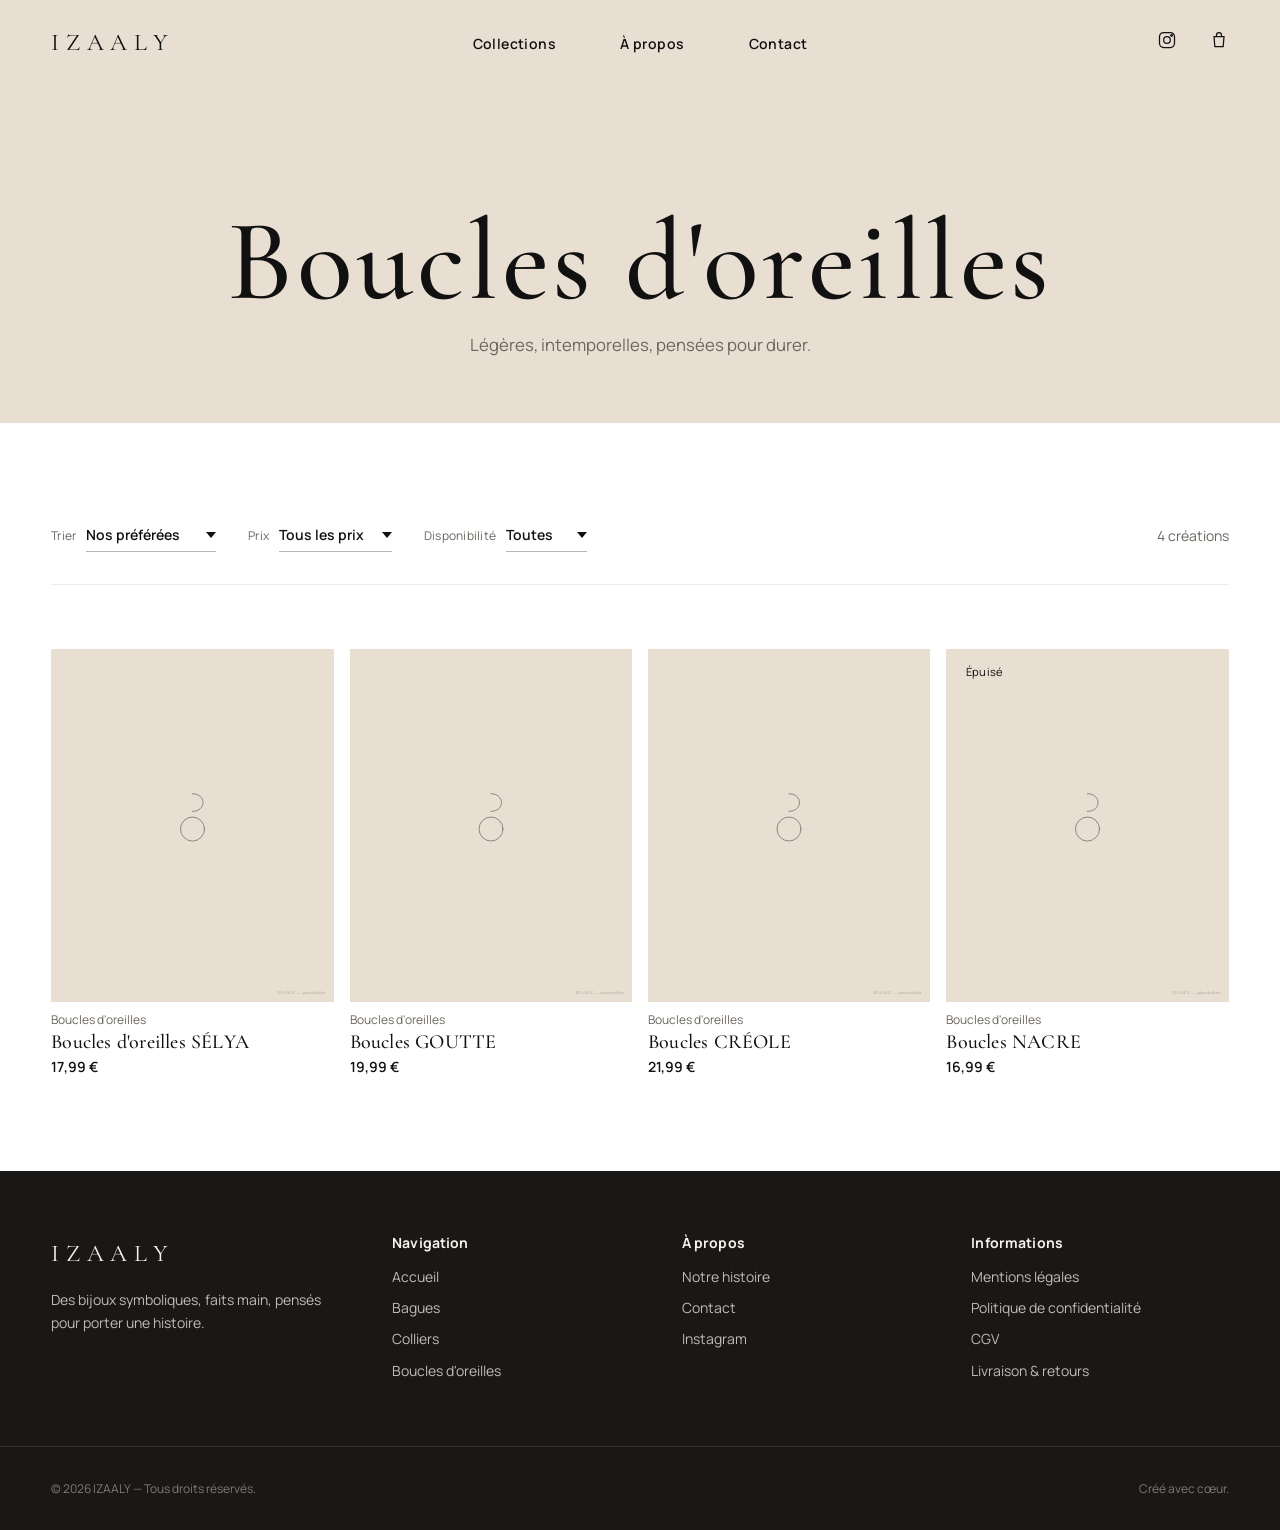
<file: boucles-oreilles.html>
<!DOCTYPE html>
<html lang="fr">
<head>
  <meta charset="UTF-8">
  <meta name="viewport" content="width=device-width, initial-scale=1.0">
  <meta name="view-transition" content="same-origin">
  <title>Boucles d'oreilles IZAALY — Créations faites main</title>
  <meta name="description" content="Découvrez les boucles d'oreilles IZAALY : créations symboliques faites main, légères et intemporelles.">
  <meta property="og:title" content="Boucles d'oreilles IZAALY — Créations faites main">
  <meta property="og:description" content="Des boucles d'oreilles pensées pour accompagner le visage avec légèreté.">
  <link rel="stylesheet" href="css/style.css">
  <link rel="stylesheet" href="css/animations.css">
  <link rel="stylesheet" href="css/responsive.css">
</head>
<body>

  <header class="header">
    <div class="container header__inner">
      <a href="index.html" class="header__logo">IZAALY</a>
      <nav class="nav" aria-label="Navigation principale">
        <ul class="nav__list">
          <li><a href="bagues.html" class="nav__link link-underline">Collections</a></li>
          <li><a href="index.html#histoire" class="nav__link link-underline">À propos</a></li>
          <li><a href="index.html#contact" class="nav__link link-underline">Contact</a></li>
        </ul>
      </nav>
      <div class="header__actions">
        <a href="https://www.instagram.com/izaaly.collections/" class="header__icon-btn" data-instagram target="_blank" rel="noopener" aria-label="IZAALY sur Instagram">
          <svg width="20" height="20" viewBox="0 0 24 24" fill="none" stroke="currentColor" stroke-width="1.5"><rect x="3" y="3" width="18" height="18" rx="5"/><circle cx="12" cy="12" r="4"/><circle cx="17.5" cy="6.5" r="1"/></svg>
        </a>
        <button class="header__icon-btn" data-cart-open aria-label="Ouvrir le panier">
          <svg width="20" height="20" viewBox="0 0 24 24" fill="none" stroke="currentColor" stroke-width="1.5"><path d="M6 8h12l-1 12H7L6 8Z"/><path d="M9 8V6a3 3 0 0 1 6 0v2"/></svg>
          <span class="header__cart-count" data-cart-count>0</span>
        </button>
        <button class="menu-toggle" aria-label="Ouvrir le menu" aria-expanded="false">
          <span></span><span></span>
        </button>
      </div>
    </div>
  </header>

  <div class="mobile-menu">
    <ul class="mobile-menu__list">
      <li><a href="index.html" class="mobile-menu__link">Accueil</a></li>
      <li><a href="bagues.html" class="mobile-menu__link">Bagues</a></li>
      <li><a href="colliers.html" class="mobile-menu__link">Colliers</a></li>
      <li><a href="boucles-oreilles.html" class="mobile-menu__link">Boucles d'oreilles</a></li>
      <li><a href="index.html#histoire" class="mobile-menu__link">À propos</a></li>
      <li><a href="index.html#contact" class="mobile-menu__link">Contact</a></li>
    </ul>
    <div class="mobile-menu__meta">
      <a href="https://www.instagram.com/izaaly.collections/" target="_blank" rel="noopener">Instagram</a>
    </div>
  </div>

  <main>
    <section class="catalog-hero">
      <div class="container">
        <h1>Boucles d'oreilles</h1>
        <p>Légères, intemporelles, pensées pour durer.</p>
      </div>
    </section>

    <section class="section section--blanc section--tight">
      <div class="container">
        <div class="catalog-toolbar">
          <div class="catalog-filters">
            <div class="filter-group">
              <label for="sort">Trier</label>
              <select id="sort" class="filter-select" data-sort>
                <option value="featured">Nos préférées</option>
                <option value="price-asc">Prix croissant</option>
                <option value="price-desc">Prix décroissant</option>
                <option value="name-asc">Nom (A–Z)</option>
              </select>
            </div>
            <div class="filter-group">
              <label for="price">Prix</label>
              <select id="price" class="filter-select" data-filter-price>
                <option value="all">Tous les prix</option>
                <option value="under-20">Moins de 20 €</option>
                <option value="20-25">20 € – 25 €</option>
                <option value="over-25">Plus de 25 €</option>
              </select>
            </div>
            <div class="filter-group">
              <label for="availability">Disponibilité</label>
              <select id="availability" class="filter-select" data-filter-availability>
                <option value="all">Toutes</option>
                <option value="available">En stock</option>
                <option value="unavailable">Épuisées</option>
              </select>
            </div>
          </div>
          <p class="catalog-count" data-catalog-count></p>
        </div>

        <div class="products-grid" data-catalog-grid></div>
        <p class="catalog-empty" data-catalog-empty>Aucune création ne correspond à ces filtres pour le moment.</p>
      </div>
    </section>
  </main>

  <footer class="footer">
    <div class="container footer__top">
      <div class="footer__brand">
        <span class="header__logo">IZAALY</span>
        <p>Des bijoux symboliques, faits main, pensés pour porter une histoire.</p>
      </div>
      <div>
        <h4>Navigation</h4>
        <ul>
          <li><a href="index.html" class="link-underline">Accueil</a></li>
          <li><a href="bagues.html" class="link-underline">Bagues</a></li>
          <li><a href="colliers.html" class="link-underline">Colliers</a></li>
          <li><a href="boucles-oreilles.html" class="link-underline">Boucles d'oreilles</a></li>
        </ul>
      </div>
      <div>
        <h4>À propos</h4>
        <ul>
          <li><a href="index.html#histoire" class="link-underline">Notre histoire</a></li>
          <li><a href="index.html#contact" class="link-underline">Contact</a></li>
          <li><a href="https://www.instagram.com/izaaly.collections/" class="link-underline" target="_blank" rel="noopener">Instagram</a></li>
        </ul>
      </div>
      <div>
        <h4>Informations</h4>
        <ul>
          <li><a href="#" class="link-underline">Mentions légales</a></li>
          <li><a href="#" class="link-underline">Politique de confidentialité</a></li>
          <li><a href="#" class="link-underline">CGV</a></li>
          <li><a href="#" class="link-underline">Livraison &amp; retours</a></li>
        </ul>
      </div>
    </div>
    <div class="container footer__bottom">
      <span>© 2026 IZAALY — Tous droits réservés.</span>
      <span>Créé avec cœur.</span>
    </div>
  </footer>

  <div class="cart-overlay" data-cart-close></div>
  <aside class="cart-panel" aria-label="Panier">
    <div class="cart-panel__head">
      <h2>Votre panier</h2>
      <button class="cart-panel__close" data-cart-close aria-label="Fermer le panier">&times;</button>
    </div>
    <div class="cart-panel__items" data-cart-items></div>
    <p class="cart-panel__empty" data-cart-empty>Votre panier est vide.</p>
    <div class="cart-panel__foot">
      <div class="cart-panel__total">
        <span>Total</span>
        <span data-cart-total>0,00 €</span>
      </div>
      <a href="#" class="btn btn--dark">Commander</a>
    </div>
  </aside>

  <script src="js/products.js"></script>
  <script src="js/cart.js"></script>
  <script src="js/animations.js"></script>
  <script src="js/navigation.js"></script>
  <script src="js/catalog.js"></script>
  <script>
    document.addEventListener("DOMContentLoaded", () => initCatalogPage("boucles-oreilles"));
  </script>
</body>
</html>
</file>
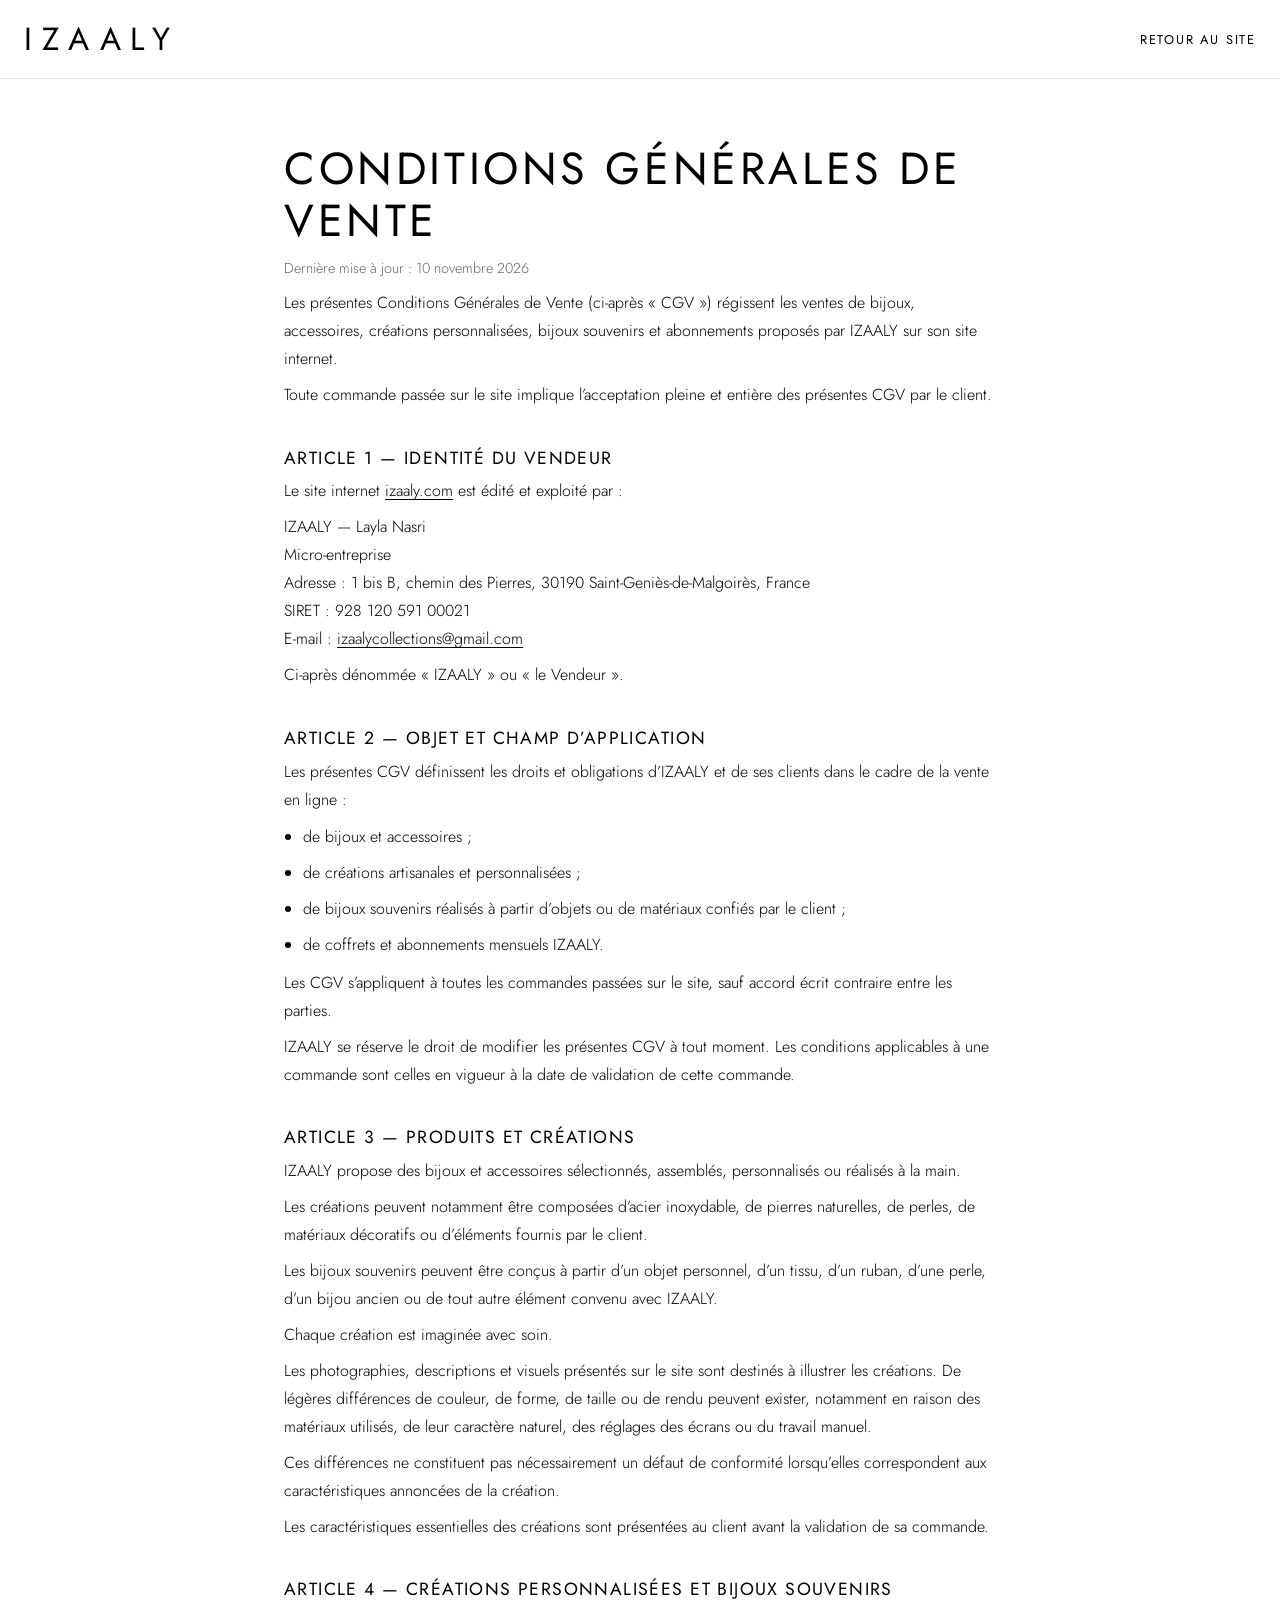
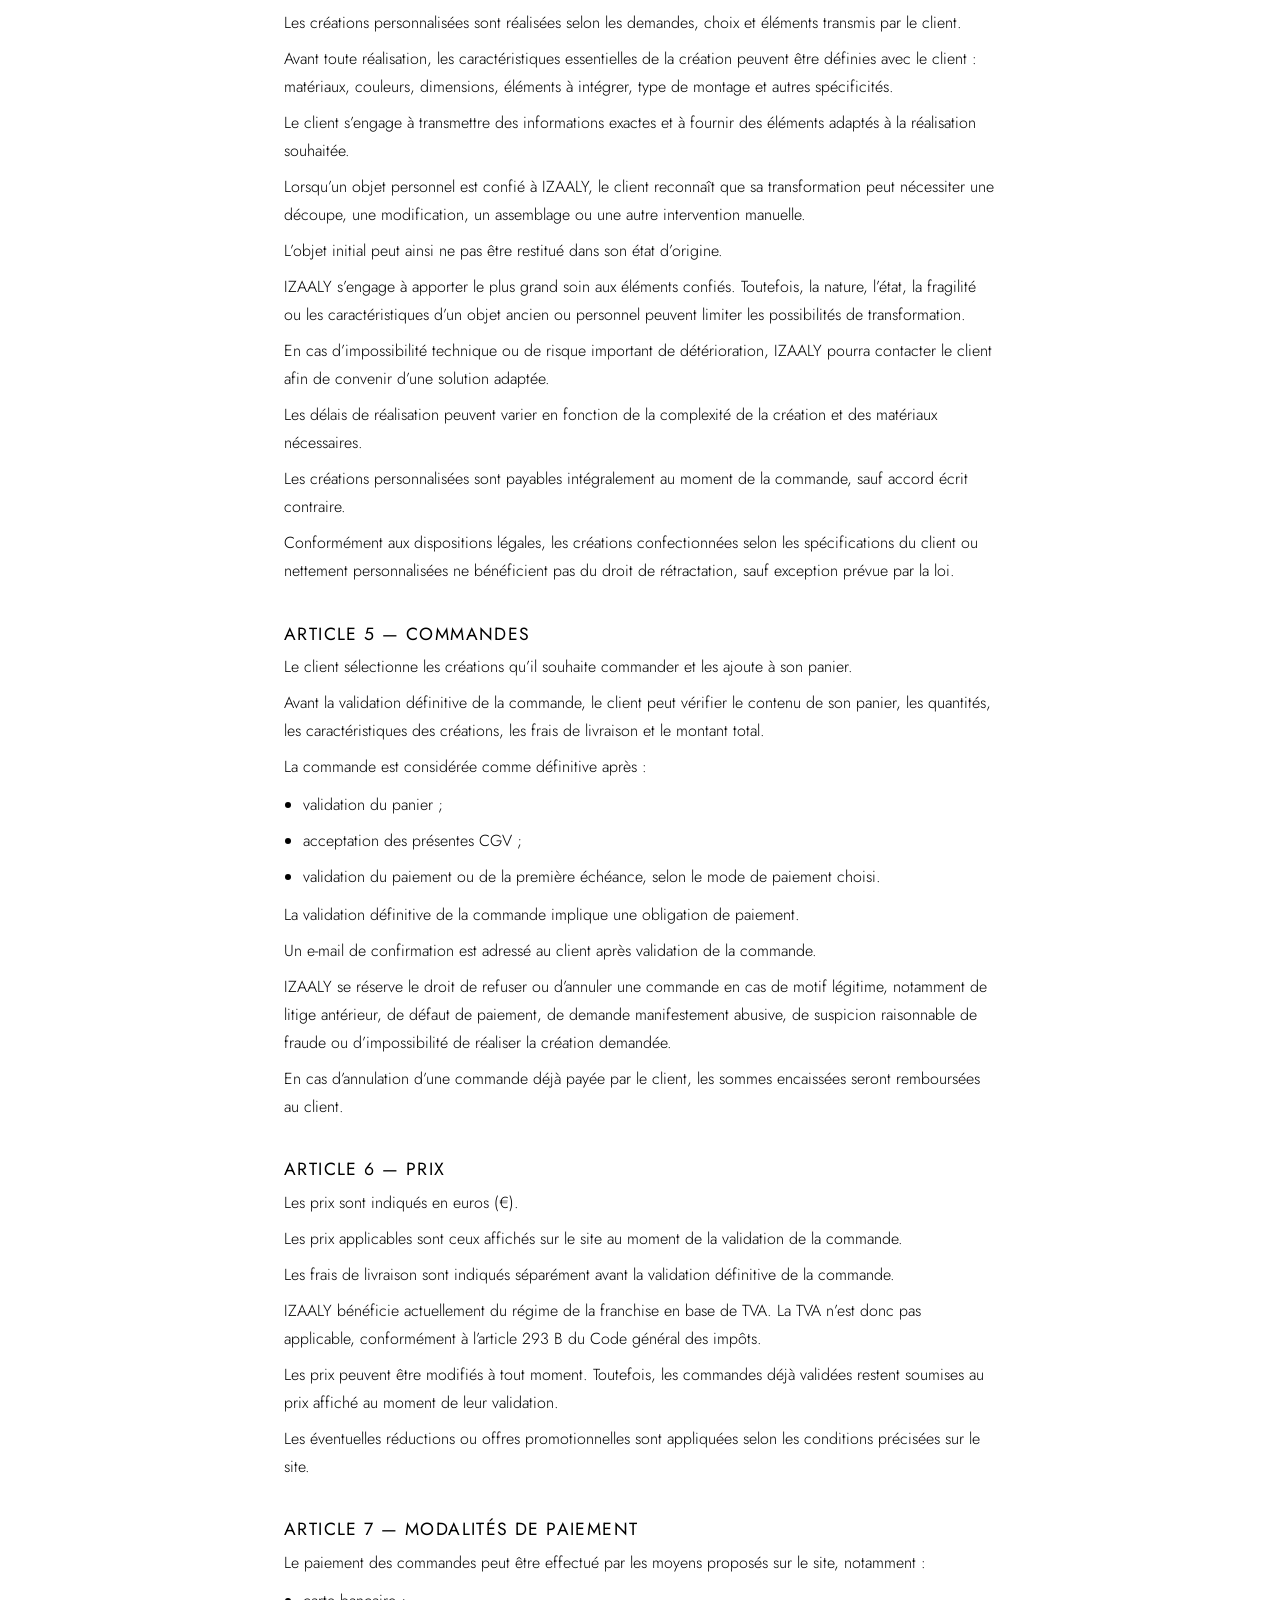
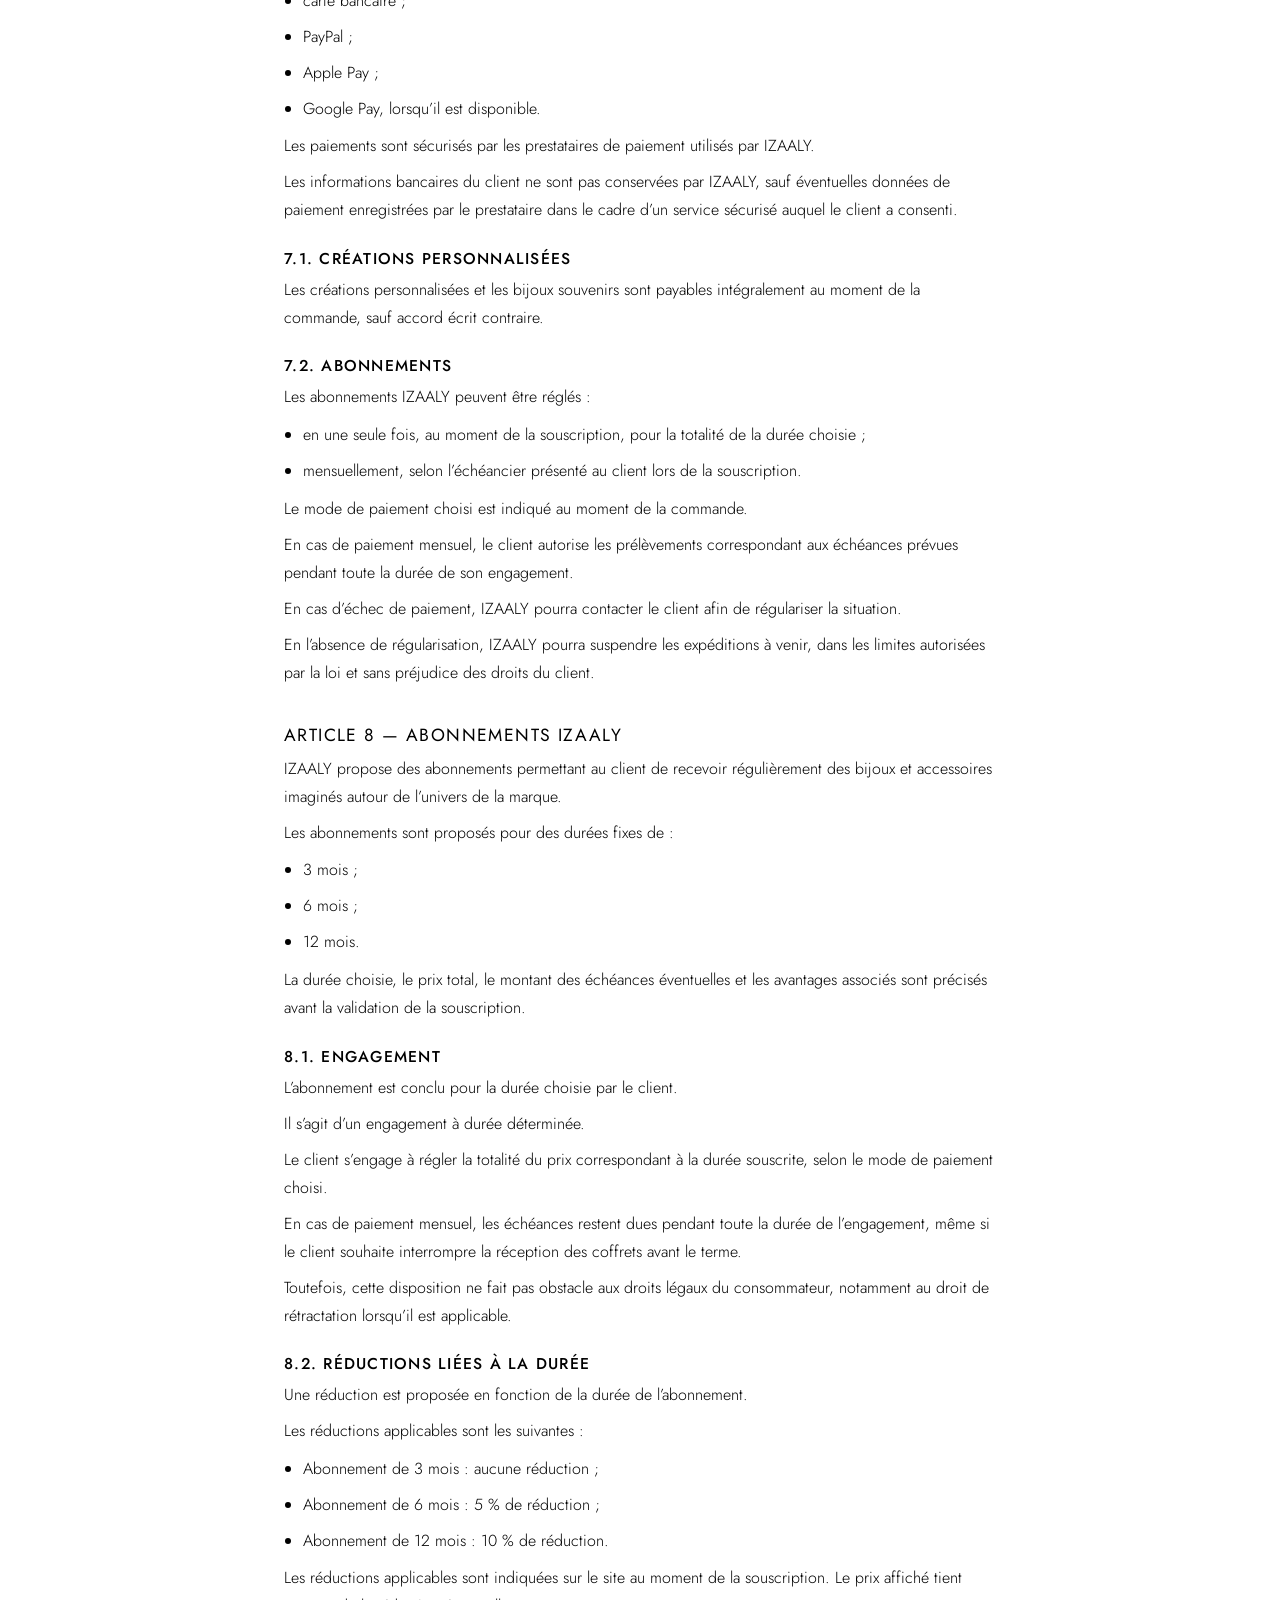
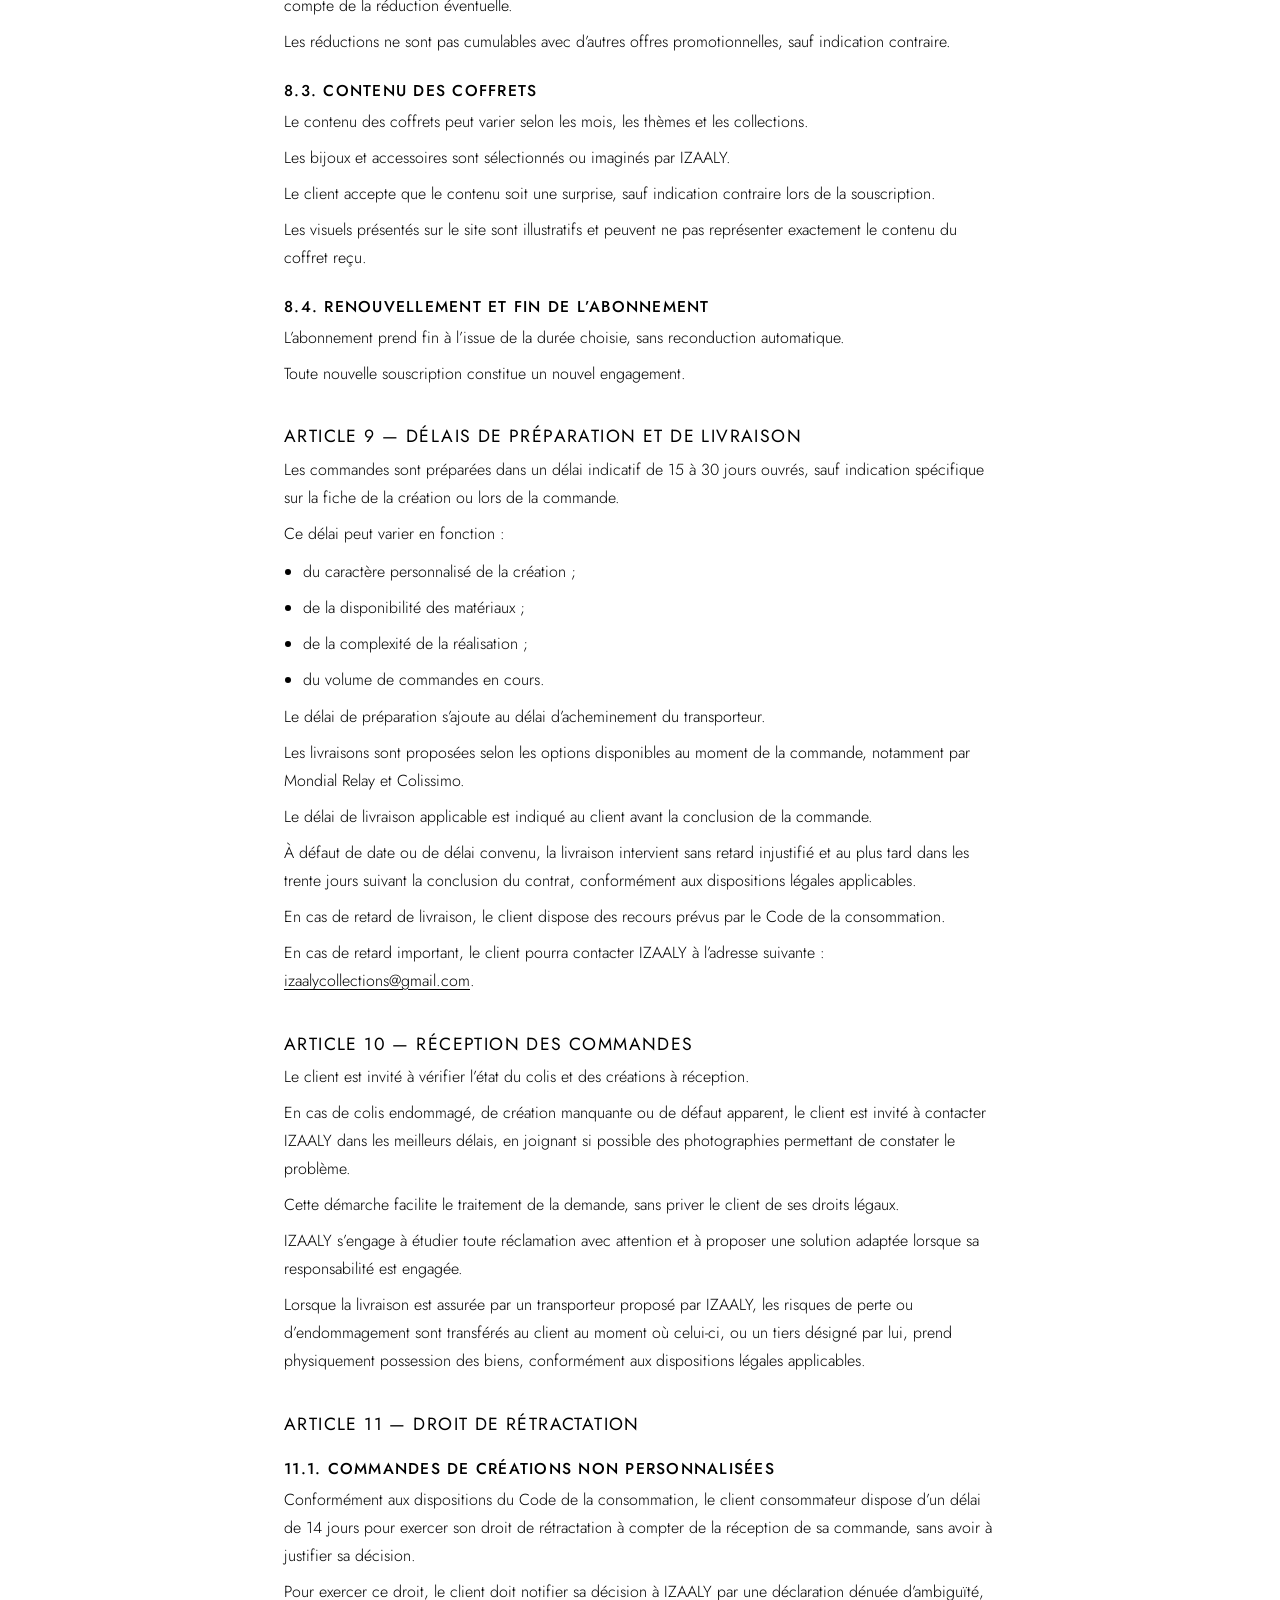
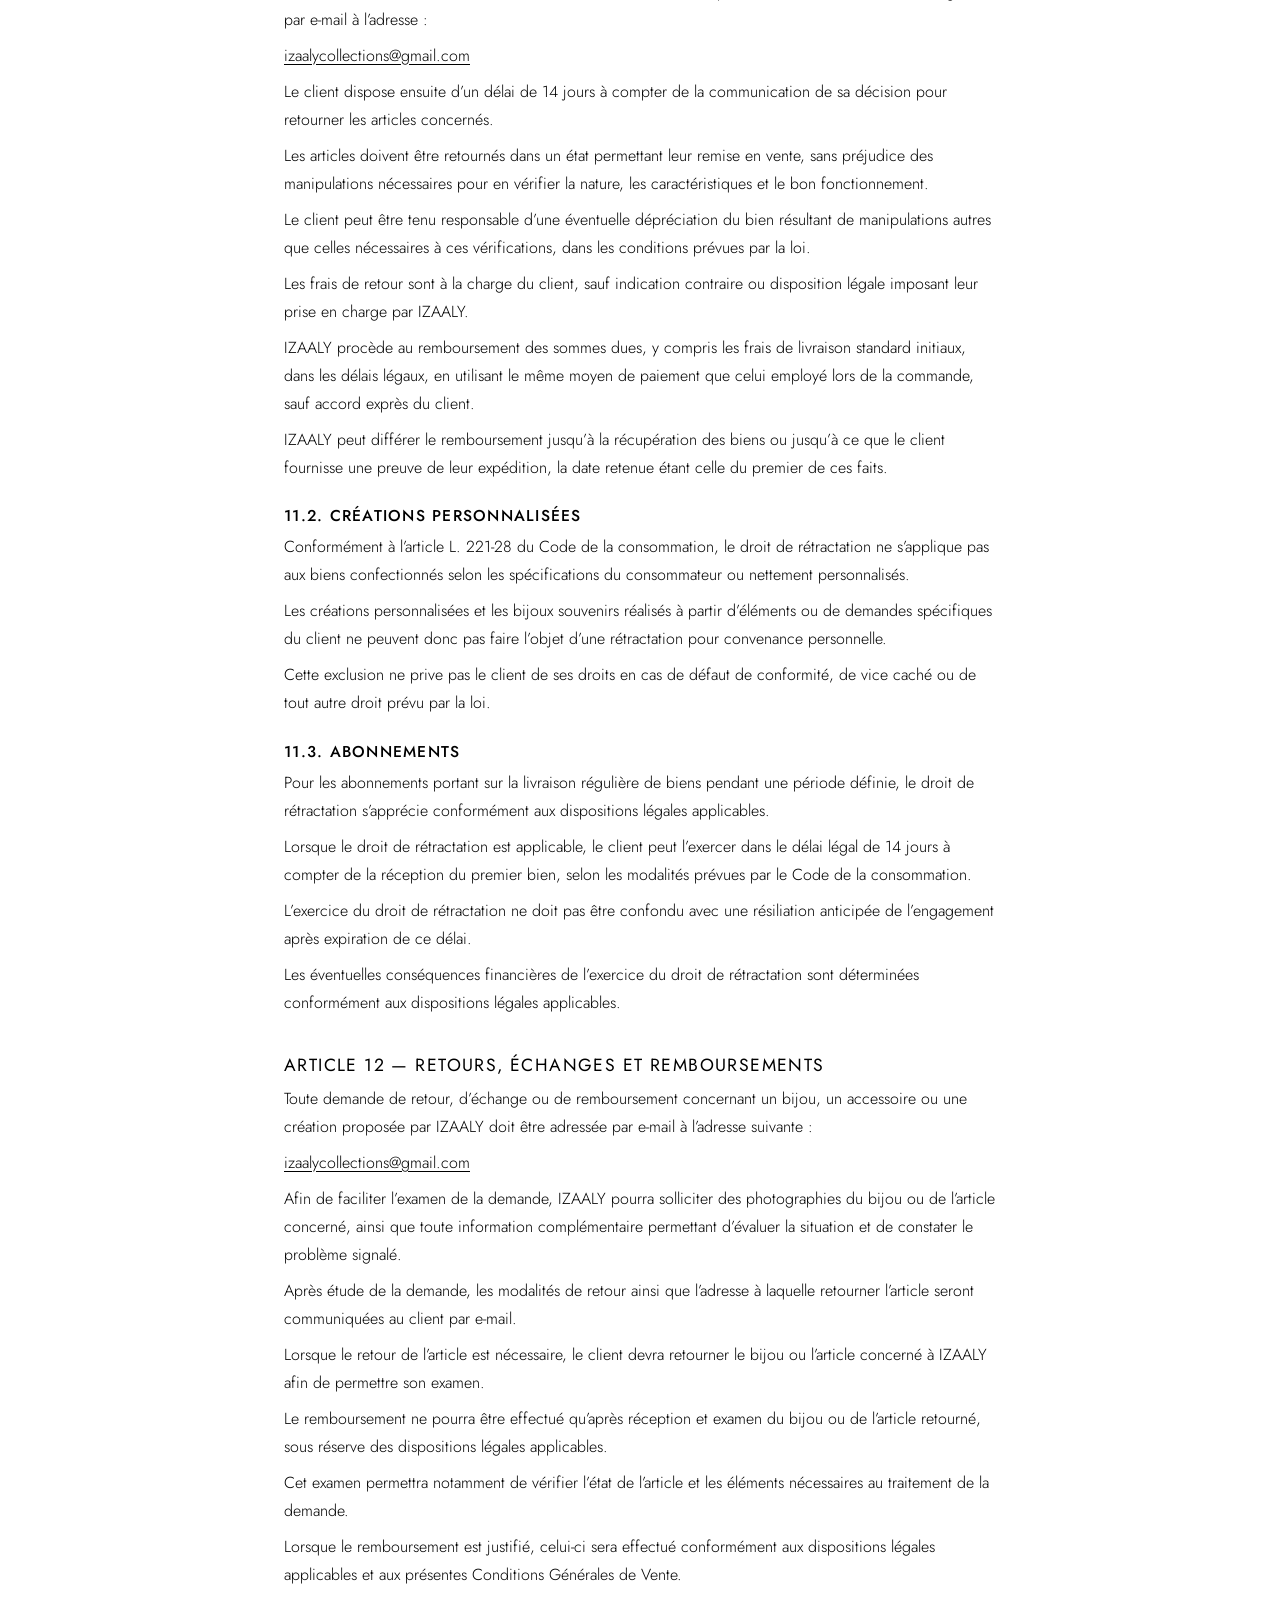
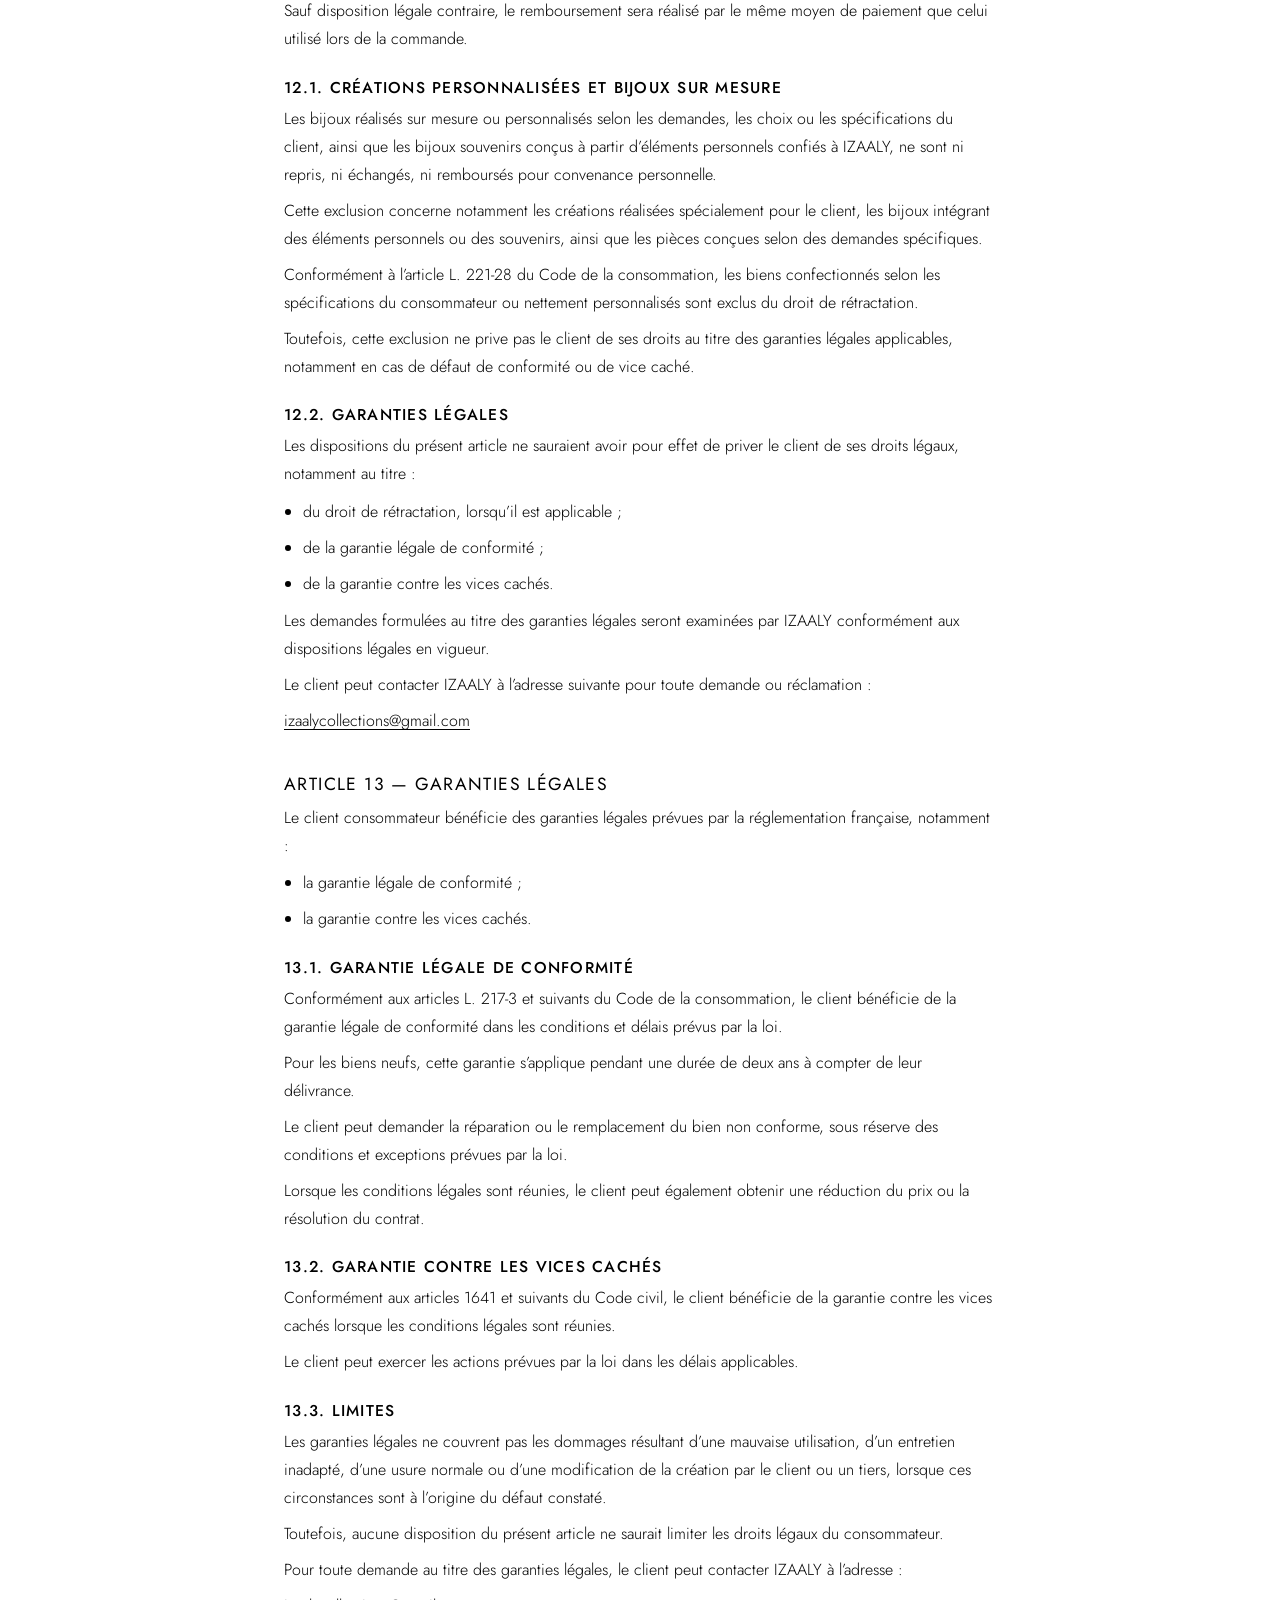
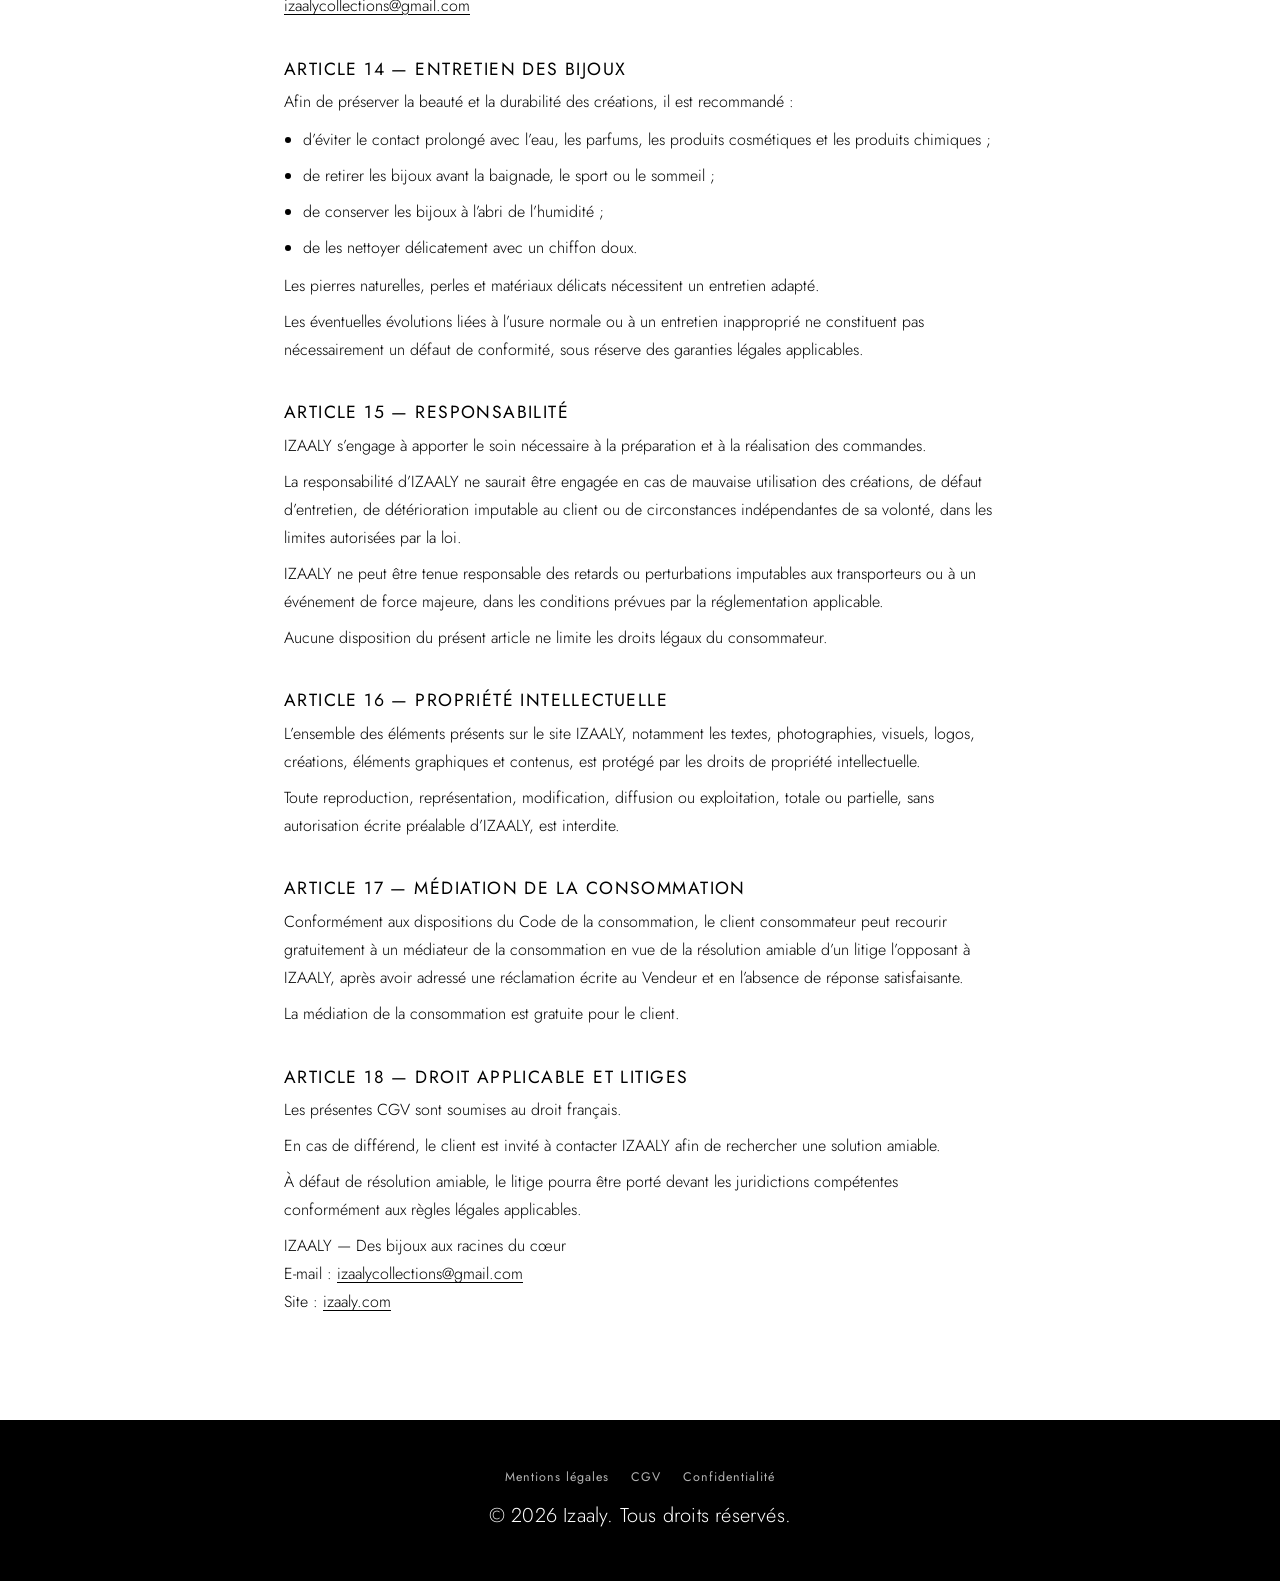
<file: cgv.html>
<!DOCTYPE html>
<html lang="fr">

<head>
    <meta charset="UTF-8">
    <meta name="viewport" content="width=device-width, initial-scale=1">
    <title>Conditions générales de vente – Izaaly</title>
    <meta name="description" content="Conditions générales de vente du site Izaaly.">
    <link rel="canonical" href="https://izaaly.com/cgv.html">
    <link href="https://fonts.googleapis.com/css2?family=Jost:wght@300;400;500&display=swap" rel="stylesheet">
    <link rel="stylesheet" href="./assets/css/style.css">
    <style>
        .legal h3 { font-size: .98rem; font-weight: 500; margin: 1.6rem 0 .3rem; }
        .legal ul { margin: .6rem 0; }
        .legal a { text-decoration: underline; text-underline-offset: 3px; }
    </style>
</head>

<body>
    <header class="legal-head">
        <a class="logo" href="./index.html">IZAALY</a>
        <a href="./index.html">Retour au site</a>
    </header>

    <main class="legal">
        <h1>Conditions générales de vente</h1>
        <p class="maj">Dernière mise à jour : 10 novembre 2026</p>
        <p>Les présentes Conditions Générales de Vente (ci-après « CGV ») régissent les ventes de bijoux, accessoires, créations personnalisées, bijoux souvenirs et abonnements proposés par IZAALY sur son site internet.</p>
        <p>Toute commande passée sur le site implique l’acceptation pleine et entière des présentes CGV par le client.</p>
        <h2>ARTICLE 1 — IDENTITÉ DU VENDEUR</h2>
        <p>Le site internet <a href="https://izaaly.com">izaaly.com</a> est édité et exploité par :</p>
        <p>IZAALY — Layla Nasri<br>
            Micro-entreprise<br>
            Adresse : 1 bis B, chemin des Pierres, 30190 Saint-Geniès-de-Malgoirès, France<br>
            SIRET : 928 120 591 00021<br>
            E-mail : <a href="mailto:izaalycollections@gmail.com">izaalycollections@gmail.com</a></p>
        <p>Ci-après dénommée « IZAALY » ou « le Vendeur ».</p>
        <h2>ARTICLE 2 — OBJET ET CHAMP D’APPLICATION</h2>
        <p>Les présentes CGV définissent les droits et obligations d’IZAALY et de ses clients dans le cadre de la vente en ligne :</p>
        <ul>
            <li>de bijoux et accessoires ;</li>
            <li>de créations artisanales et personnalisées ;</li>
            <li>de bijoux souvenirs réalisés à partir d’objets ou de matériaux confiés par le client ;</li>
            <li>de coffrets et abonnements mensuels IZAALY.</li>
        </ul>
        <p>Les CGV s’appliquent à toutes les commandes passées sur le site, sauf accord écrit contraire entre les parties.</p>
        <p>IZAALY se réserve le droit de modifier les présentes CGV à tout moment. Les conditions applicables à une commande sont celles en vigueur à la date de validation de cette commande.</p>
        <h2>ARTICLE 3 — PRODUITS ET CRÉATIONS</h2>
        <p>IZAALY propose des bijoux et accessoires sélectionnés, assemblés, personnalisés ou réalisés à la main.</p>
        <p>Les créations peuvent notamment être composées d’acier inoxydable, de pierres naturelles, de perles, de matériaux décoratifs ou d’éléments fournis par le client.</p>
        <p>Les bijoux souvenirs peuvent être conçus à partir d’un objet personnel, d’un tissu, d’un ruban, d’une perle, d’un bijou ancien ou de tout autre élément convenu avec IZAALY.</p>
        <p>Chaque création est imaginée avec soin.</p>
        <p>Les photographies, descriptions et visuels présentés sur le site sont destinés à illustrer les créations. De légères différences de couleur, de forme, de taille ou de rendu peuvent exister, notamment en raison des matériaux utilisés, de leur caractère naturel, des réglages des écrans ou du travail manuel.</p>
        <p>Ces différences ne constituent pas nécessairement un défaut de conformité lorsqu’elles correspondent aux caractéristiques annoncées de la création.</p>
        <p>Les caractéristiques essentielles des créations sont présentées au client avant la validation de sa commande.</p>
        <h2>ARTICLE 4 — CRÉATIONS PERSONNALISÉES ET BIJOUX SOUVENIRS</h2>
        <p>Les créations personnalisées sont réalisées selon les demandes, choix et éléments transmis par le client.</p>
        <p>Avant toute réalisation, les caractéristiques essentielles de la création peuvent être définies avec le client : matériaux, couleurs, dimensions, éléments à intégrer, type de montage et autres spécificités.</p>
        <p>Le client s’engage à transmettre des informations exactes et à fournir des éléments adaptés à la réalisation souhaitée.</p>
        <p>Lorsqu’un objet personnel est confié à IZAALY, le client reconnaît que sa transformation peut nécessiter une découpe, une modification, un assemblage ou une autre intervention manuelle.</p>
        <p>L’objet initial peut ainsi ne pas être restitué dans son état d’origine.</p>
        <p>IZAALY s’engage à apporter le plus grand soin aux éléments confiés. Toutefois, la nature, l’état, la fragilité ou les caractéristiques d’un objet ancien ou personnel peuvent limiter les possibilités de transformation.</p>
        <p>En cas d’impossibilité technique ou de risque important de détérioration, IZAALY pourra contacter le client afin de convenir d’une solution adaptée.</p>
        <p>Les délais de réalisation peuvent varier en fonction de la complexité de la création et des matériaux nécessaires.</p>
        <p>Les créations personnalisées sont payables intégralement au moment de la commande, sauf accord écrit contraire.</p>
        <p>Conformément aux dispositions légales, les créations confectionnées selon les spécifications du client ou nettement personnalisées ne bénéficient pas du droit de rétractation, sauf exception prévue par la loi.</p>
        <h2>ARTICLE 5 — COMMANDES</h2>
        <p>Le client sélectionne les créations qu’il souhaite commander et les ajoute à son panier.</p>
        <p>Avant la validation définitive de la commande, le client peut vérifier le contenu de son panier, les quantités, les caractéristiques des créations, les frais de livraison et le montant total.</p>
        <p>La commande est considérée comme définitive après :</p>
        <ul>
            <li>validation du panier ;</li>
            <li>acceptation des présentes CGV ;</li>
            <li>validation du paiement ou de la première échéance, selon le mode de paiement choisi.</li>
        </ul>
        <p>La validation définitive de la commande implique une obligation de paiement.</p>
        <p>Un e-mail de confirmation est adressé au client après validation de la commande.</p>
        <p>IZAALY se réserve le droit de refuser ou d’annuler une commande en cas de motif légitime, notamment de litige antérieur, de défaut de paiement, de demande manifestement abusive, de suspicion raisonnable de fraude ou d’impossibilité de réaliser la création demandée.</p>
        <p>En cas d’annulation d’une commande déjà payée par le client, les sommes encaissées seront remboursées au client.</p>
        <h2>ARTICLE 6 — PRIX</h2>
        <p>Les prix sont indiqués en euros (€).</p>
        <p>Les prix applicables sont ceux affichés sur le site au moment de la validation de la commande.</p>
        <p>Les frais de livraison sont indiqués séparément avant la validation définitive de la commande.</p>
        <p>IZAALY bénéficie actuellement du régime de la franchise en base de TVA. La TVA n’est donc pas applicable, conformément à l’article 293 B du Code général des impôts.</p>
        <p>Les prix peuvent être modifiés à tout moment. Toutefois, les commandes déjà validées restent soumises au prix affiché au moment de leur validation.</p>
        <p>Les éventuelles réductions ou offres promotionnelles sont appliquées selon les conditions précisées sur le site.</p>
        <h2>ARTICLE 7 — MODALITÉS DE PAIEMENT</h2>
        <p>Le paiement des commandes peut être effectué par les moyens proposés sur le site, notamment :</p>
        <ul>
            <li>carte bancaire ;</li>
            <li>PayPal ;</li>
            <li>Apple Pay ;</li>
            <li>Google Pay, lorsqu’il est disponible.</li>
        </ul>
        <p>Les paiements sont sécurisés par les prestataires de paiement utilisés par IZAALY.</p>
        <p>Les informations bancaires du client ne sont pas conservées par IZAALY, sauf éventuelles données de paiement enregistrées par le prestataire dans le cadre d’un service sécurisé auquel le client a consenti.</p>
        <h3>7.1. Créations personnalisées</h3>
        <p>Les créations personnalisées et les bijoux souvenirs sont payables intégralement au moment de la commande, sauf accord écrit contraire.</p>
        <h3>7.2. Abonnements</h3>
        <p>Les abonnements IZAALY peuvent être réglés :</p>
        <ul>
            <li>en une seule fois, au moment de la souscription, pour la totalité de la durée choisie ;</li>
            <li>mensuellement, selon l’échéancier présenté au client lors de la souscription.</li>
        </ul>
        <p>Le mode de paiement choisi est indiqué au moment de la commande.</p>
        <p>En cas de paiement mensuel, le client autorise les prélèvements correspondant aux échéances prévues pendant toute la durée de son engagement.</p>
        <p>En cas d’échec de paiement, IZAALY pourra contacter le client afin de régulariser la situation.</p>
        <p>En l’absence de régularisation, IZAALY pourra suspendre les expéditions à venir, dans les limites autorisées par la loi et sans préjudice des droits du client.</p>
        <h2>ARTICLE 8 — ABONNEMENTS IZAALY</h2>
        <p>IZAALY propose des abonnements permettant au client de recevoir régulièrement des bijoux et accessoires imaginés autour de l’univers de la marque.</p>
        <p>Les abonnements sont proposés pour des durées fixes de :</p>
        <ul>
            <li>3 mois ;</li>
            <li>6 mois ;</li>
            <li>12 mois.</li>
        </ul>
        <p>La durée choisie, le prix total, le montant des échéances éventuelles et les avantages associés sont précisés avant la validation de la souscription.</p>
        <h3>8.1. Engagement</h3>
        <p>L’abonnement est conclu pour la durée choisie par le client.</p>
        <p>Il s’agit d’un engagement à durée déterminée.</p>
        <p>Le client s’engage à régler la totalité du prix correspondant à la durée souscrite, selon le mode de paiement choisi.</p>
        <p>En cas de paiement mensuel, les échéances restent dues pendant toute la durée de l’engagement, même si le client souhaite interrompre la réception des coffrets avant le terme.</p>
        <p>Toutefois, cette disposition ne fait pas obstacle aux droits légaux du consommateur, notamment au droit de rétractation lorsqu’il est applicable.</p>
        <h3>8.2. Réductions liées à la durée</h3>
        <p>Une réduction est proposée en fonction de la durée de l’abonnement.</p>
        <p>Les réductions applicables sont les suivantes :</p>
        <ul>
            <li>Abonnement de 3 mois : aucune réduction ;</li>
            <li>Abonnement de 6 mois : 5 % de réduction ;</li>
            <li>Abonnement de 12 mois : 10 % de réduction.</li>
        </ul>
        <p>Les réductions applicables sont indiquées sur le site au moment de la souscription. Le prix affiché tient compte de la réduction éventuelle.</p>
        <p>Les réductions ne sont pas cumulables avec d’autres offres promotionnelles, sauf indication contraire.</p>
        <h3>8.3. Contenu des coffrets</h3>
        <p>Le contenu des coffrets peut varier selon les mois, les thèmes et les collections.</p>
        <p>Les bijoux et accessoires sont sélectionnés ou imaginés par IZAALY.</p>
        <p>Le client accepte que le contenu soit une surprise, sauf indication contraire lors de la souscription.</p>
        <p>Les visuels présentés sur le site sont illustratifs et peuvent ne pas représenter exactement le contenu du coffret reçu.</p>
        <h3>8.4. Renouvellement et fin de l’abonnement</h3>
        <p>L’abonnement prend fin à l’issue de la durée choisie, sans reconduction automatique.</p>
        <p>Toute nouvelle souscription constitue un nouvel engagement.</p>
        <h2>ARTICLE 9 — DÉLAIS DE PRÉPARATION ET DE LIVRAISON</h2>
        <p>Les commandes sont préparées dans un délai indicatif de 15 à 30 jours ouvrés, sauf indication spécifique sur la fiche de la création ou lors de la commande.</p>
        <p>Ce délai peut varier en fonction :</p>
        <ul>
            <li>du caractère personnalisé de la création ;</li>
            <li>de la disponibilité des matériaux ;</li>
            <li>de la complexité de la réalisation ;</li>
            <li>du volume de commandes en cours.</li>
        </ul>
        <p>Le délai de préparation s’ajoute au délai d’acheminement du transporteur.</p>
        <p>Les livraisons sont proposées selon les options disponibles au moment de la commande, notamment par Mondial Relay et Colissimo.</p>
        <p>Le délai de livraison applicable est indiqué au client avant la conclusion de la commande.</p>
        <p>À défaut de date ou de délai convenu, la livraison intervient sans retard injustifié et au plus tard dans les trente jours suivant la conclusion du contrat, conformément aux dispositions légales applicables.</p>
        <p>En cas de retard de livraison, le client dispose des recours prévus par le Code de la consommation.</p>
        <p>En cas de retard important, le client pourra contacter IZAALY à l’adresse suivante : <a href="mailto:izaalycollections@gmail.com">izaalycollections@gmail.com</a>.</p>
        <h2>ARTICLE 10 — RÉCEPTION DES COMMANDES</h2>
        <p>Le client est invité à vérifier l’état du colis et des créations à réception.</p>
        <p>En cas de colis endommagé, de création manquante ou de défaut apparent, le client est invité à contacter IZAALY dans les meilleurs délais, en joignant si possible des photographies permettant de constater le problème.</p>
        <p>Cette démarche facilite le traitement de la demande, sans priver le client de ses droits légaux.</p>
        <p>IZAALY s’engage à étudier toute réclamation avec attention et à proposer une solution adaptée lorsque sa responsabilité est engagée.</p>
        <p>Lorsque la livraison est assurée par un transporteur proposé par IZAALY, les risques de perte ou d’endommagement sont transférés au client au moment où celui-ci, ou un tiers désigné par lui, prend physiquement possession des biens, conformément aux dispositions légales applicables.</p>
        <h2>ARTICLE 11 — DROIT DE RÉTRACTATION</h2>
        <h3>11.1. Commandes de créations non personnalisées</h3>
        <p>Conformément aux dispositions du Code de la consommation, le client consommateur dispose d’un délai de 14 jours pour exercer son droit de rétractation à compter de la réception de sa commande, sans avoir à justifier sa décision.</p>
        <p>Pour exercer ce droit, le client doit notifier sa décision à IZAALY par une déclaration dénuée d’ambiguïté, par e-mail à l’adresse :</p>
        <p><a href="mailto:izaalycollections@gmail.com">izaalycollections@gmail.com</a></p>
        <p>Le client dispose ensuite d’un délai de 14 jours à compter de la communication de sa décision pour retourner les articles concernés.</p>
        <p>Les articles doivent être retournés dans un état permettant leur remise en vente, sans préjudice des manipulations nécessaires pour en vérifier la nature, les caractéristiques et le bon fonctionnement.</p>
        <p>Le client peut être tenu responsable d’une éventuelle dépréciation du bien résultant de manipulations autres que celles nécessaires à ces vérifications, dans les conditions prévues par la loi.</p>
        <p>Les frais de retour sont à la charge du client, sauf indication contraire ou disposition légale imposant leur prise en charge par IZAALY.</p>
        <p>IZAALY procède au remboursement des sommes dues, y compris les frais de livraison standard initiaux, dans les délais légaux, en utilisant le même moyen de paiement que celui employé lors de la commande, sauf accord exprès du client.</p>
        <p>IZAALY peut différer le remboursement jusqu’à la récupération des biens ou jusqu’à ce que le client fournisse une preuve de leur expédition, la date retenue étant celle du premier de ces faits.</p>
        <h3>11.2. Créations personnalisées</h3>
        <p>Conformément à l’article L. 221-28 du Code de la consommation, le droit de rétractation ne s’applique pas aux biens confectionnés selon les spécifications du consommateur ou nettement personnalisés.</p>
        <p>Les créations personnalisées et les bijoux souvenirs réalisés à partir d’éléments ou de demandes spécifiques du client ne peuvent donc pas faire l’objet d’une rétractation pour convenance personnelle.</p>
        <p>Cette exclusion ne prive pas le client de ses droits en cas de défaut de conformité, de vice caché ou de tout autre droit prévu par la loi.</p>
        <h3>11.3. Abonnements</h3>
        <p>Pour les abonnements portant sur la livraison régulière de biens pendant une période définie, le droit de rétractation s’apprécie conformément aux dispositions légales applicables.</p>
        <p>Lorsque le droit de rétractation est applicable, le client peut l’exercer dans le délai légal de 14 jours à compter de la réception du premier bien, selon les modalités prévues par le Code de la consommation.</p>
        <p>L’exercice du droit de rétractation ne doit pas être confondu avec une résiliation anticipée de l’engagement après expiration de ce délai.</p>
        <p>Les éventuelles conséquences financières de l’exercice du droit de rétractation sont déterminées conformément aux dispositions légales applicables.</p>
        
<h2>ARTICLE 12 — RETOURS, ÉCHANGES ET REMBOURSEMENTS</h2>

<p>
  Toute demande de retour, d’échange ou de remboursement concernant un bijou, un accessoire ou une création proposée par IZAALY doit être adressée par e-mail à l’adresse suivante :
</p>

<p>
  <a href="mailto:izaalycollections@gmail.com">izaalycollections@gmail.com</a>
</p>

<p>
  Afin de faciliter l’examen de la demande, IZAALY pourra solliciter des photographies du bijou ou de l’article concerné, ainsi que toute information complémentaire permettant d’évaluer la situation et de constater le problème signalé.
</p>

<p>
  Après étude de la demande, les modalités de retour ainsi que l’adresse à laquelle retourner l’article seront communiquées au client par e-mail.
</p>

<p>
  Lorsque le retour de l’article est nécessaire, le client devra retourner le bijou ou l’article concerné à IZAALY afin de permettre son examen.
</p>

<p>
  Le remboursement ne pourra être effectué qu’après réception et examen du bijou ou de l’article retourné, sous réserve des dispositions légales applicables.
</p>

<p>
  Cet examen permettra notamment de vérifier l’état de l’article et les éléments nécessaires au traitement de la demande.
</p>

<p>
  Lorsque le remboursement est justifié, celui-ci sera effectué conformément aux dispositions légales applicables et aux présentes Conditions Générales de Vente.
</p>

<p>
  Sauf disposition légale contraire, le remboursement sera réalisé par le même moyen de paiement que celui utilisé lors de la commande.
</p>

<h3>12.1. Créations personnalisées et bijoux sur mesure</h3>

<p>
  Les bijoux réalisés sur mesure ou personnalisés selon les demandes, les choix ou les spécifications du client, ainsi que les bijoux souvenirs conçus à partir d’éléments personnels confiés à IZAALY, ne sont ni repris, ni échangés, ni remboursés pour convenance personnelle.
</p>

<p>
  Cette exclusion concerne notamment les créations réalisées spécialement pour le client, les bijoux intégrant des éléments personnels ou des souvenirs, ainsi que les pièces conçues selon des demandes spécifiques.
</p>

<p>
  Conformément à l’article L. 221-28 du Code de la consommation, les biens confectionnés selon les spécifications du consommateur ou nettement personnalisés sont exclus du droit de rétractation.
</p>

<p>
  Toutefois, cette exclusion ne prive pas le client de ses droits au titre des garanties légales applicables, notamment en cas de défaut de conformité ou de vice caché.
</p>

<h3>12.2. Garanties légales</h3>

<p>
  Les dispositions du présent article ne sauraient avoir pour effet de priver le client de ses droits légaux, notamment au titre :
</p>

<ul>
  <li>du droit de rétractation, lorsqu’il est applicable ;</li>
  <li>de la garantie légale de conformité ;</li>
  <li>de la garantie contre les vices cachés.</li>
</ul>

<p>
  Les demandes formulées au titre des garanties légales seront examinées par IZAALY conformément aux dispositions légales en vigueur.
</p>

<p>
  Le client peut contacter IZAALY à l’adresse suivante pour toute demande ou réclamation :
</p>

<p>
  <a href="mailto:izaalycollections@gmail.com">izaalycollections@gmail.com</a>
</p>

        <h2>ARTICLE 13 — GARANTIES LÉGALES</h2>
        <p>Le client consommateur bénéficie des garanties légales prévues par la réglementation française, notamment :</p>
        <ul>
            <li>la garantie légale de conformité ;</li>
            <li>la garantie contre les vices cachés.</li>
        </ul>
        <h3>13.1. Garantie légale de conformité</h3>
        <p>Conformément aux articles L. 217-3 et suivants du Code de la consommation, le client bénéficie de la garantie légale de conformité dans les conditions et délais prévus par la loi.</p>
        <p>Pour les biens neufs, cette garantie s’applique pendant une durée de deux ans à compter de leur délivrance.</p>
        <p>Le client peut demander la réparation ou le remplacement du bien non conforme, sous réserve des conditions et exceptions prévues par la loi.</p>
        <p>Lorsque les conditions légales sont réunies, le client peut également obtenir une réduction du prix ou la résolution du contrat.</p>
        <h3>13.2. Garantie contre les vices cachés</h3>
        <p>Conformément aux articles 1641 et suivants du Code civil, le client bénéficie de la garantie contre les vices cachés lorsque les conditions légales sont réunies.</p>
        <p>Le client peut exercer les actions prévues par la loi dans les délais applicables.</p>
        <h3>13.3. Limites</h3>
        <p>Les garanties légales ne couvrent pas les dommages résultant d’une mauvaise utilisation, d’un entretien inadapté, d’une usure normale ou d’une modification de la création par le client ou un tiers, lorsque ces circonstances sont à l’origine du défaut constaté.</p>
        <p>Toutefois, aucune disposition du présent article ne saurait limiter les droits légaux du consommateur.</p>
        <p>Pour toute demande au titre des garanties légales, le client peut contacter IZAALY à l’adresse :</p>
        <p><a href="mailto:izaalycollections@gmail.com">izaalycollections@gmail.com</a></p>
        <h2>ARTICLE 14 — ENTRETIEN DES BIJOUX</h2>
        <p>Afin de préserver la beauté et la durabilité des créations, il est recommandé :</p>
        <ul>
            <li>d’éviter le contact prolongé avec l’eau, les parfums, les produits cosmétiques et les produits chimiques ;</li>
            <li>de retirer les bijoux avant la baignade, le sport ou le sommeil ;</li>
            <li>de conserver les bijoux à l’abri de l’humidité ;</li>
            <li>de les nettoyer délicatement avec un chiffon doux.</li>
        </ul>
        <p>Les pierres naturelles, perles et matériaux délicats nécessitent un entretien adapté.</p>
        <p>Les éventuelles évolutions liées à l’usure normale ou à un entretien inapproprié ne constituent pas nécessairement un défaut de conformité, sous réserve des garanties légales applicables.</p>
        <h2>ARTICLE 15 — RESPONSABILITÉ</h2>
        <p>IZAALY s’engage à apporter le soin nécessaire à la préparation et à la réalisation des commandes.</p>
        <p>La responsabilité d’IZAALY ne saurait être engagée en cas de mauvaise utilisation des créations, de défaut d’entretien, de détérioration imputable au client ou de circonstances indépendantes de sa volonté, dans les limites autorisées par la loi.</p>
        <p>IZAALY ne peut être tenue responsable des retards ou perturbations imputables aux transporteurs ou à un événement de force majeure, dans les conditions prévues par la réglementation applicable.</p>
        <p>Aucune disposition du présent article ne limite les droits légaux du consommateur.</p>
        <h2>ARTICLE 16 — PROPRIÉTÉ INTELLECTUELLE</h2>
        <p>L’ensemble des éléments présents sur le site IZAALY, notamment les textes, photographies, visuels, logos, créations, éléments graphiques et contenus, est protégé par les droits de propriété intellectuelle.</p>
        <p>Toute reproduction, représentation, modification, diffusion ou exploitation, totale ou partielle, sans autorisation écrite préalable d’IZAALY, est interdite.</p>
        <h2>ARTICLE 17 — MÉDIATION DE LA CONSOMMATION</h2>
        <p>Conformément aux dispositions du Code de la consommation, le client consommateur peut recourir gratuitement à un médiateur de la consommation en vue de la résolution amiable d’un litige l’opposant à IZAALY, après avoir adressé une réclamation écrite au Vendeur et en l’absence de réponse satisfaisante.</p>
        <p>La médiation de la consommation est gratuite pour le client.</p>
        <h2>ARTICLE 18 — DROIT APPLICABLE ET LITIGES</h2>
        <p>Les présentes CGV sont soumises au droit français.</p>
        <p>En cas de différend, le client est invité à contacter IZAALY afin de rechercher une solution amiable.</p>
        <p>À défaut de résolution amiable, le litige pourra être porté devant les juridictions compétentes conformément aux règles légales applicables.</p>
        <p>IZAALY — Des bijoux aux racines du cœur<br>
            E-mail : <a href="mailto:izaalycollections@gmail.com">izaalycollections@gmail.com</a><br>
            Site : <a href="https://izaaly.com">izaaly.com</a></p>
    </main>

    <footer class="footer">
        <nav class="footer-legal">
            <a href="./mentions-legales.html">Mentions légales</a><a href="./cgv.html">CGV</a><a
                href="./confidentialite.html">Confidentialité</a>
        </nav>
        <p class="serif">© 2026 Izaaly. Tous droits réservés.</p>
    </footer>
</body>

</html>
</file>
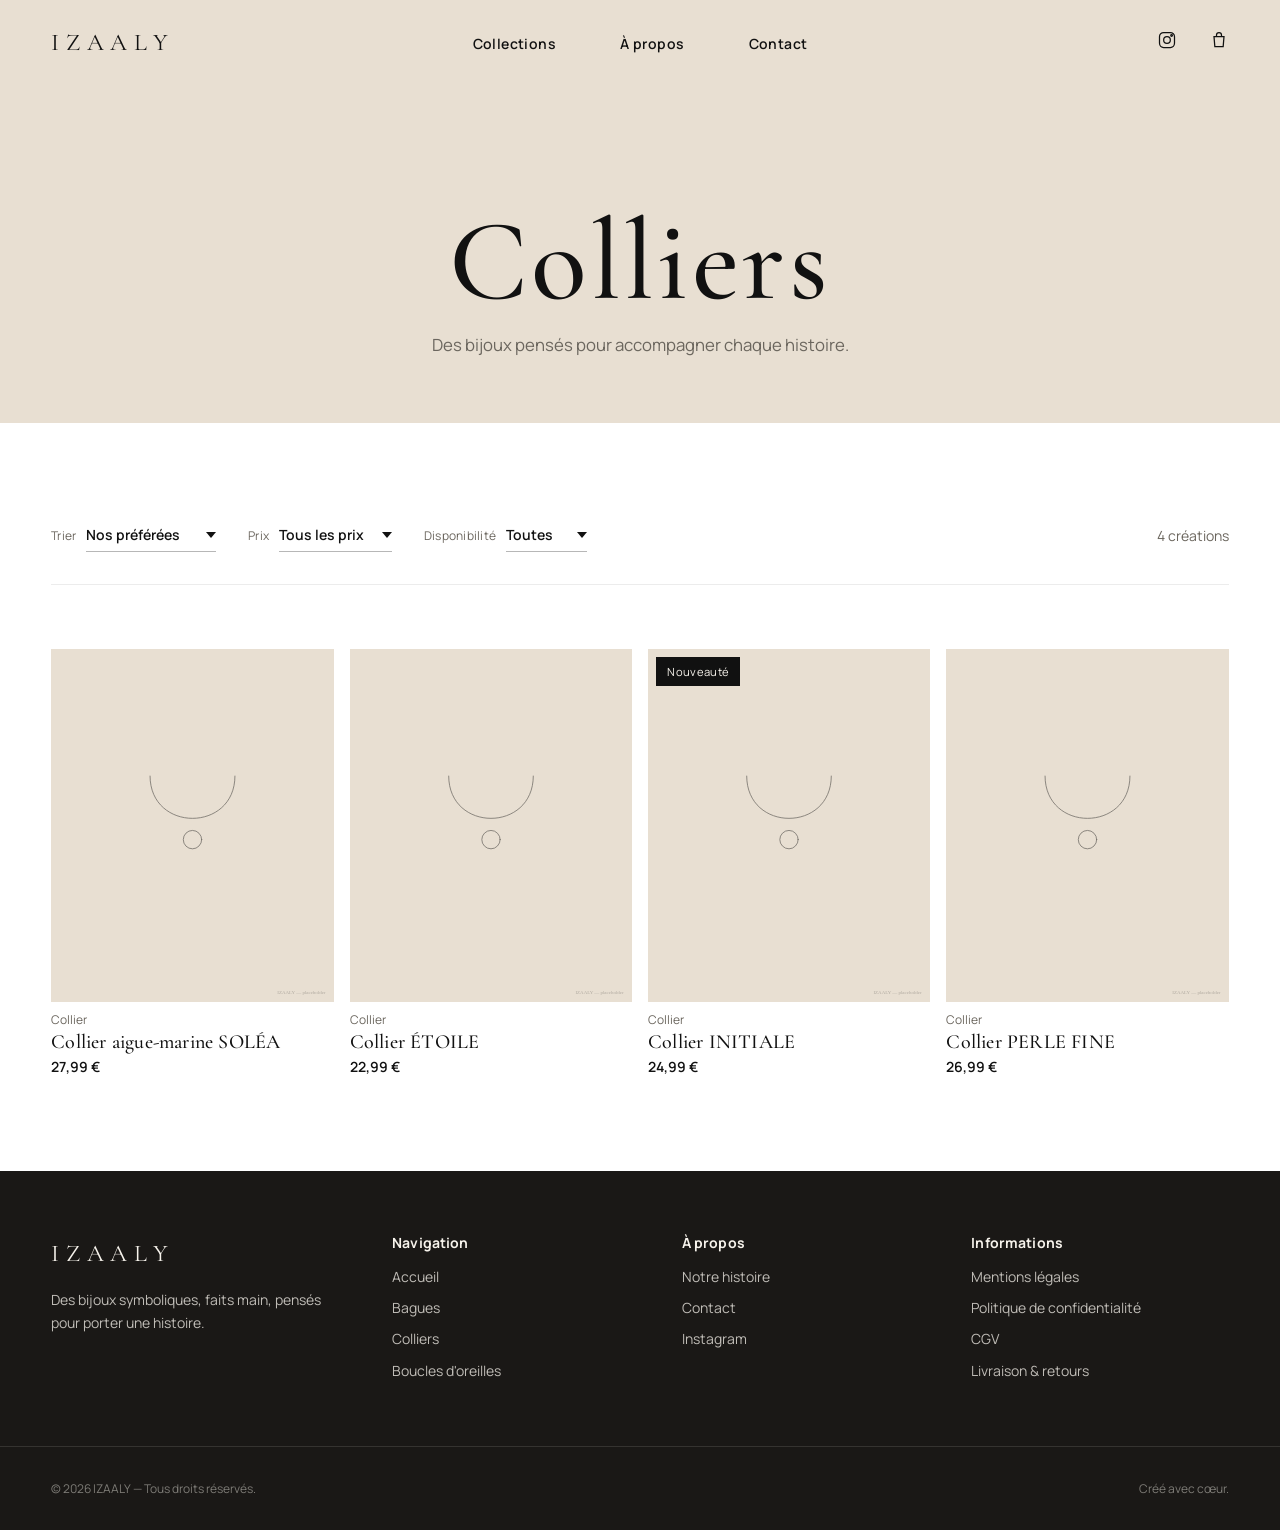
<file: colliers.html>
<!DOCTYPE html>
<html lang="fr">
<head>
  <meta charset="UTF-8">
  <meta name="viewport" content="width=device-width, initial-scale=1.0">
  <meta name="view-transition" content="same-origin">
  <title>Colliers IZAALY — Bijoux symboliques</title>
  <meta name="description" content="Découvrez les colliers IZAALY : créations symboliques faites main, à porter au plus près du cœur.">
  <meta property="og:title" content="Colliers IZAALY — Bijoux symboliques">
  <meta property="og:description" content="Des colliers pensés pour accompagner chaque histoire, faits main en petite série.">
  <link rel="stylesheet" href="css/style.css">
  <link rel="stylesheet" href="css/animations.css">
  <link rel="stylesheet" href="css/responsive.css">
</head>
<body>

  <header class="header">
    <div class="container header__inner">
      <a href="index.html" class="header__logo">IZAALY</a>
      <nav class="nav" aria-label="Navigation principale">
        <ul class="nav__list">
          <li><a href="bagues.html" class="nav__link link-underline">Collections</a></li>
          <li><a href="index.html#histoire" class="nav__link link-underline">À propos</a></li>
          <li><a href="index.html#contact" class="nav__link link-underline">Contact</a></li>
        </ul>
      </nav>
      <div class="header__actions">
        <a href="https://www.instagram.com/izaaly.collections/" class="header__icon-btn" data-instagram target="_blank" rel="noopener" aria-label="IZAALY sur Instagram">
          <svg width="20" height="20" viewBox="0 0 24 24" fill="none" stroke="currentColor" stroke-width="1.5"><rect x="3" y="3" width="18" height="18" rx="5"/><circle cx="12" cy="12" r="4"/><circle cx="17.5" cy="6.5" r="1"/></svg>
        </a>
        <button class="header__icon-btn" data-cart-open aria-label="Ouvrir le panier">
          <svg width="20" height="20" viewBox="0 0 24 24" fill="none" stroke="currentColor" stroke-width="1.5"><path d="M6 8h12l-1 12H7L6 8Z"/><path d="M9 8V6a3 3 0 0 1 6 0v2"/></svg>
          <span class="header__cart-count" data-cart-count>0</span>
        </button>
        <button class="menu-toggle" aria-label="Ouvrir le menu" aria-expanded="false">
          <span></span><span></span>
        </button>
      </div>
    </div>
  </header>

  <div class="mobile-menu">
    <ul class="mobile-menu__list">
      <li><a href="index.html" class="mobile-menu__link">Accueil</a></li>
      <li><a href="bagues.html" class="mobile-menu__link">Bagues</a></li>
      <li><a href="colliers.html" class="mobile-menu__link">Colliers</a></li>
      <li><a href="boucles-oreilles.html" class="mobile-menu__link">Boucles d'oreilles</a></li>
      <li><a href="index.html#histoire" class="mobile-menu__link">À propos</a></li>
      <li><a href="index.html#contact" class="mobile-menu__link">Contact</a></li>
    </ul>
    <div class="mobile-menu__meta">
      <a href="https://www.instagram.com/izaaly.collections/" target="_blank" rel="noopener">Instagram</a>
    </div>
  </div>

  <main>
    <section class="catalog-hero">
      <div class="container">
        <h1>Colliers</h1>
        <p>Des bijoux pensés pour accompagner chaque histoire.</p>
      </div>
    </section>

    <section class="section section--blanc section--tight">
      <div class="container">
        <div class="catalog-toolbar">
          <div class="catalog-filters">
            <div class="filter-group">
              <label for="sort">Trier</label>
              <select id="sort" class="filter-select" data-sort>
                <option value="featured">Nos préférées</option>
                <option value="price-asc">Prix croissant</option>
                <option value="price-desc">Prix décroissant</option>
                <option value="name-asc">Nom (A–Z)</option>
              </select>
            </div>
            <div class="filter-group">
              <label for="price">Prix</label>
              <select id="price" class="filter-select" data-filter-price>
                <option value="all">Tous les prix</option>
                <option value="under-20">Moins de 20 €</option>
                <option value="20-25">20 € – 25 €</option>
                <option value="over-25">Plus de 25 €</option>
              </select>
            </div>
            <div class="filter-group">
              <label for="availability">Disponibilité</label>
              <select id="availability" class="filter-select" data-filter-availability>
                <option value="all">Toutes</option>
                <option value="available">En stock</option>
                <option value="unavailable">Épuisées</option>
              </select>
            </div>
          </div>
          <p class="catalog-count" data-catalog-count></p>
        </div>

        <div class="products-grid" data-catalog-grid></div>
        <p class="catalog-empty" data-catalog-empty>Aucune création ne correspond à ces filtres pour le moment.</p>
      </div>
    </section>
  </main>

  <footer class="footer">
    <div class="container footer__top">
      <div class="footer__brand">
        <span class="header__logo">IZAALY</span>
        <p>Des bijoux symboliques, faits main, pensés pour porter une histoire.</p>
      </div>
      <div>
        <h4>Navigation</h4>
        <ul>
          <li><a href="index.html" class="link-underline">Accueil</a></li>
          <li><a href="bagues.html" class="link-underline">Bagues</a></li>
          <li><a href="colliers.html" class="link-underline">Colliers</a></li>
          <li><a href="boucles-oreilles.html" class="link-underline">Boucles d'oreilles</a></li>
        </ul>
      </div>
      <div>
        <h4>À propos</h4>
        <ul>
          <li><a href="index.html#histoire" class="link-underline">Notre histoire</a></li>
          <li><a href="index.html#contact" class="link-underline">Contact</a></li>
          <li><a href="https://www.instagram.com/izaaly.collections/" class="link-underline" target="_blank" rel="noopener">Instagram</a></li>
        </ul>
      </div>
      <div>
        <h4>Informations</h4>
        <ul>
          <li><a href="#" class="link-underline">Mentions légales</a></li>
          <li><a href="#" class="link-underline">Politique de confidentialité</a></li>
          <li><a href="#" class="link-underline">CGV</a></li>
          <li><a href="#" class="link-underline">Livraison &amp; retours</a></li>
        </ul>
      </div>
    </div>
    <div class="container footer__bottom">
      <span>© 2026 IZAALY — Tous droits réservés.</span>
      <span>Créé avec cœur.</span>
    </div>
  </footer>

  <div class="cart-overlay" data-cart-close></div>
  <aside class="cart-panel" aria-label="Panier">
    <div class="cart-panel__head">
      <h2>Votre panier</h2>
      <button class="cart-panel__close" data-cart-close aria-label="Fermer le panier">&times;</button>
    </div>
    <div class="cart-panel__items" data-cart-items></div>
    <p class="cart-panel__empty" data-cart-empty>Votre panier est vide.</p>
    <div class="cart-panel__foot">
      <div class="cart-panel__total">
        <span>Total</span>
        <span data-cart-total>0,00 €</span>
      </div>
      <a href="#" class="btn btn--dark">Commander</a>
    </div>
  </aside>

  <script src="js/products.js"></script>
  <script src="js/cart.js"></script>
  <script src="js/animations.js"></script>
  <script src="js/navigation.js"></script>
  <script src="js/catalog.js"></script>
  <script>
    document.addEventListener("DOMContentLoaded", () => initCatalogPage("colliers"));
  </script>
</body>
</html>
</file>
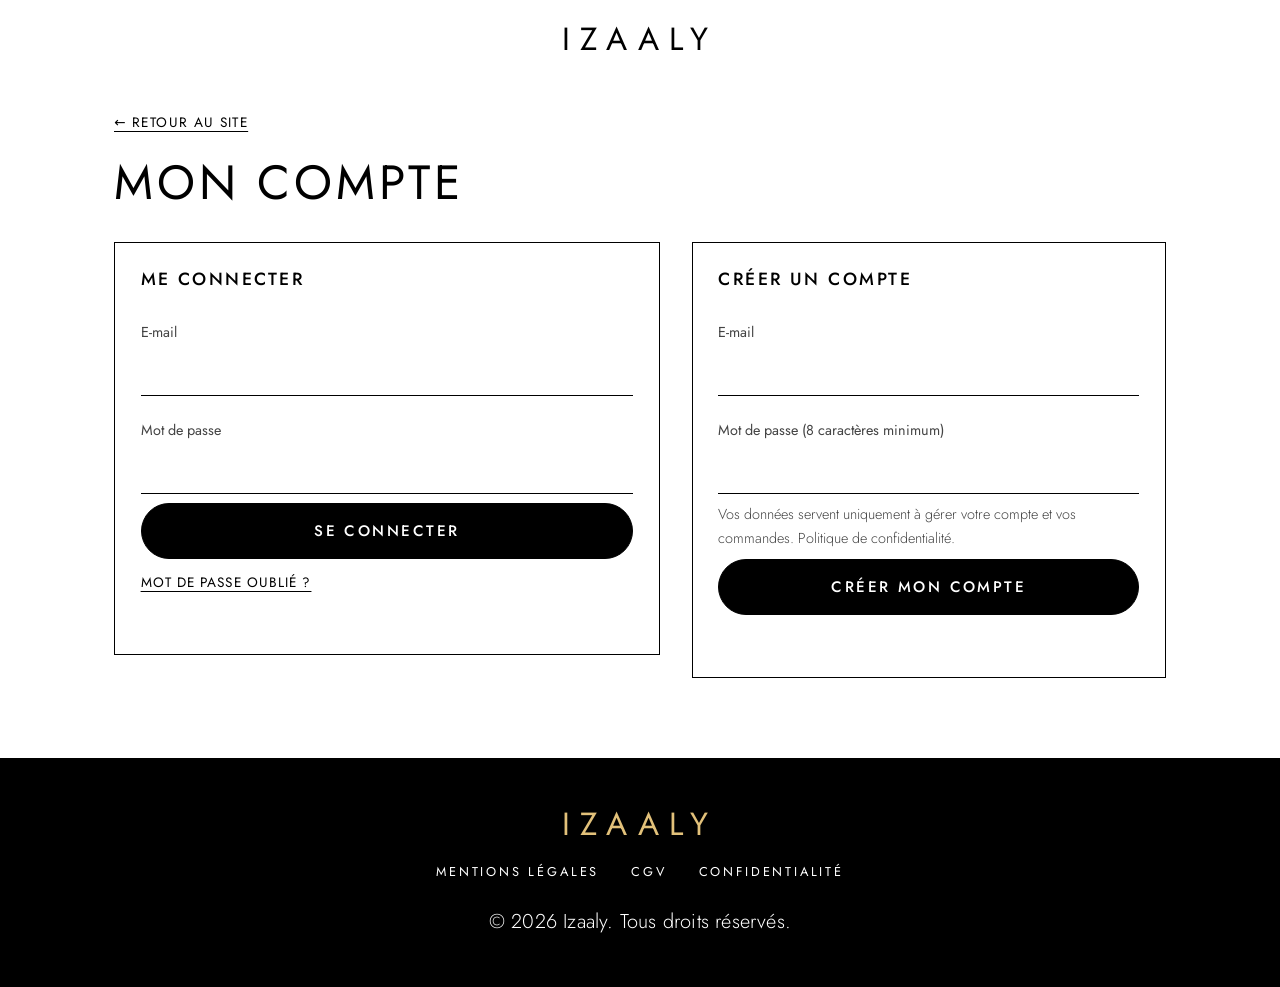
<file: compte.html>
<!DOCTYPE html>
<html lang="fr">

<head>
  <meta charset="UTF-8">
  <meta name="viewport" content="width=device-width, initial-scale=1">
  <meta name="robots" content="noindex, nofollow">
  <title>Mon compte – Izaaly</title>
  <link rel="icon" href="./assets/img/favicon.ico" sizes="any">
  <link rel="apple-touch-icon" href="./assets/img/apple-touch-icon.png">
  <link rel="preconnect" href="https://fonts.googleapis.com">
  <link rel="preconnect" href="https://fonts.gstatic.com" crossorigin>
  <link
    href="https://fonts.googleapis.com/css2?family=Jost:ital,wght@0,300;0,400;0,500;0,600;0,700;1,300;1,400&display=swap"
    rel="stylesheet">
  <link rel="stylesheet" href="./assets/css/style.css">
  <link rel="stylesheet" href="./assets/css/shop.css">
</head>

<body>

  <header class="header has-cart" id="header" style="justify-content:center">
    <a href="./" class="logo">IZAALY</a>
  </header>

  <main class="order" id="compte">
    <a class="order-back" href="./">&larr; Retour au site</a>
    <h1>Mon compte</h1>

    <!-- Connexion / création -->
    <div class="order-grid" id="cp-auth">
      <section class="order-card" aria-labelledby="cp-t1">
        <h2 id="cp-t1">Me connecter</h2>
        <form id="cp-login" class="cp-form" novalidate>
          <label class="of">E-mail <input type="email" name="email" autocomplete="email" required></label>
          <label class="of">Mot de passe <input type="password" name="pw" autocomplete="current-password" required></label>
          <button type="submit" class="shop-pay">Se connecter</button>
          <button type="button" class="box-add" id="cp-forgot">Mot de passe oublié&nbsp;?</button>
          <p class="cp-msg" id="cp-lmsg" role="alert"></p>
        </form>
      </section>
      <section class="order-card" aria-labelledby="cp-t2">
        <h2 id="cp-t2">Créer un compte</h2>
        <form id="cp-signup" class="cp-form" novalidate>
          <label class="of">E-mail <input type="email" name="email" autocomplete="email" required></label>
          <label class="of">Mot de passe (8 caractères minimum) <input type="password" name="pw" autocomplete="new-password" required></label>
          <p class="order-note">Vos données servent uniquement à gérer votre compte et vos commandes.
            <a href="./confidentialite.html">Politique de confidentialité</a>.</p>
          <button type="submit" class="shop-pay">Créer mon compte</button>
          <p class="cp-msg" id="cp-smsg" role="alert"></p>
        </form>
      </section>
    </div>

    <!-- Nouveau mot de passe (lien reçu par e-mail) -->
    <form class="order-card cp-form" id="cp-reset" hidden novalidate>
      <h2>Choisir un nouveau mot de passe</h2>
      <label class="of">Nouveau mot de passe <input type="password" name="pw" autocomplete="new-password" required></label>
      <button type="submit" class="shop-pay">Enregistrer</button>
      <p class="cp-msg" id="cp-rmsg" role="alert"></p>
    </form>

    <!-- Espace client -->
    <section id="cp-me" hidden>
      <div class="acct-in">
        <p>Connecté : <strong id="cp-email"></strong></p>
        <button type="button" class="ob ghost" id="cp-out">Se déconnecter</button>
      </div>
      <h2 class="order-sub">Mes commandes</h2>
      <ul class="cp-orders" id="cp-orders"></ul>
      <p class="order-note">Pour une question sur une commande ou pour arrêter des mensualités, écrivez-nous depuis la page contact du site.</p>
    </section>
  </main>

  <footer class="footer">
    <span class="logo">IZAALY</span>
    <nav class="footer-social" aria-label="Informations légales">
      <a href="./mentions-legales.html">Mentions légales</a>
      <a href="./cgv.html">CGV</a>
      <a href="./confidentialite.html">Confidentialité</a>
    </nav>
    <p class="serif">© 2026 Izaaly. Tous droits réservés.</p>
  </footer>

  <script src="./assets/js/content.js"></script>
  <script src="./assets/js/compte.js"></script>
</body>

</html>
</file>
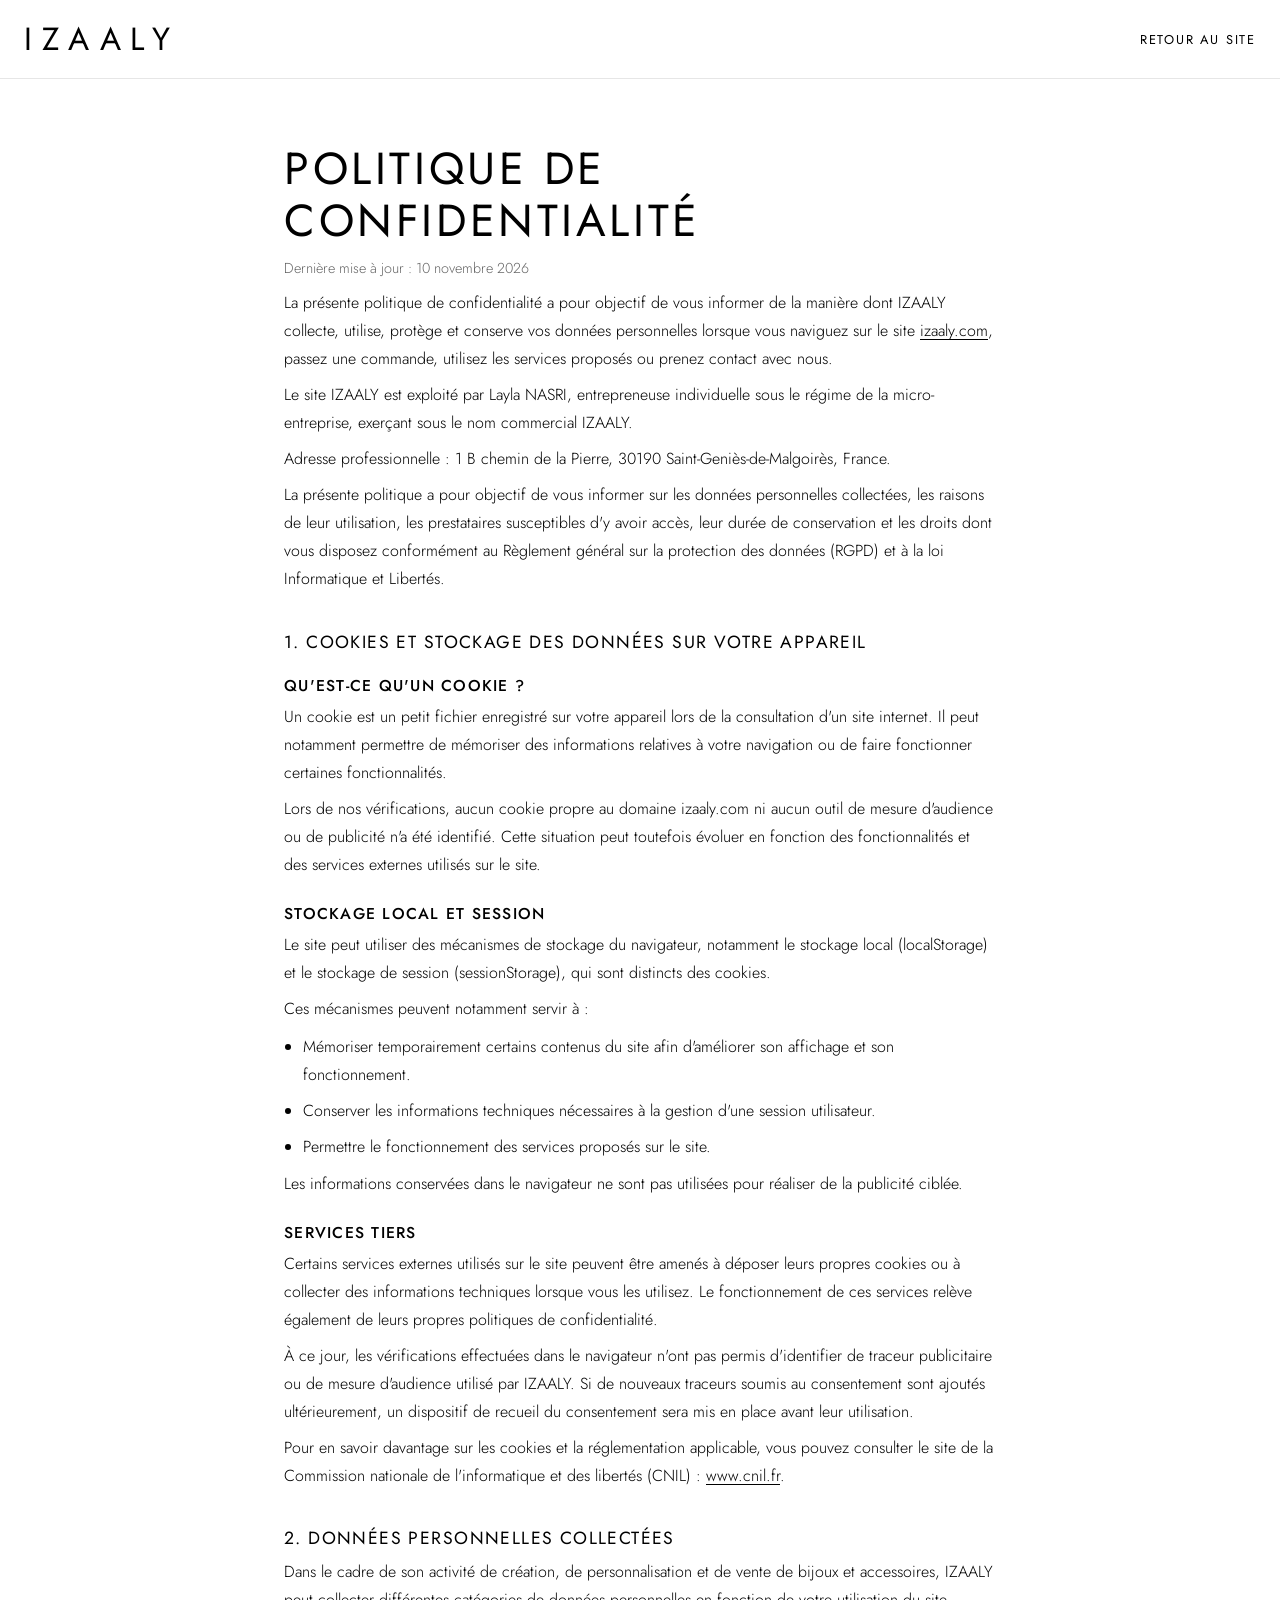
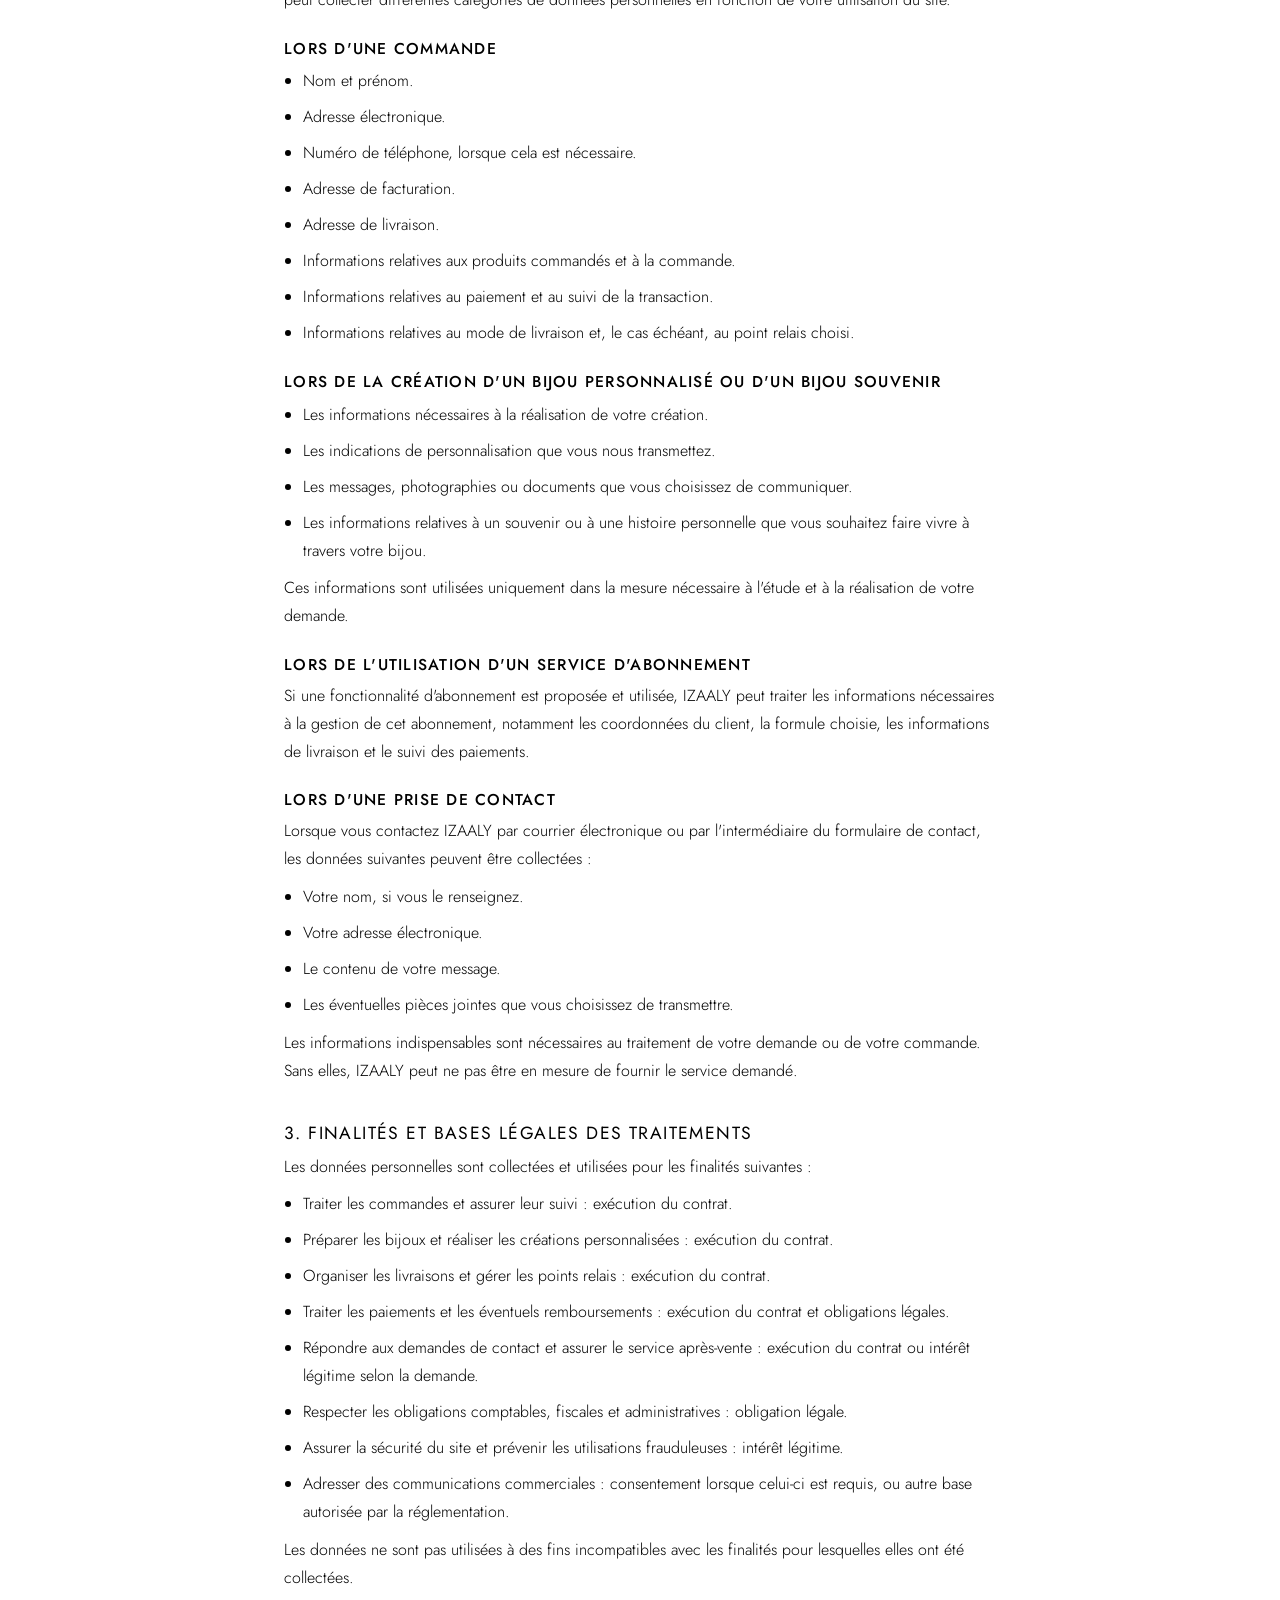
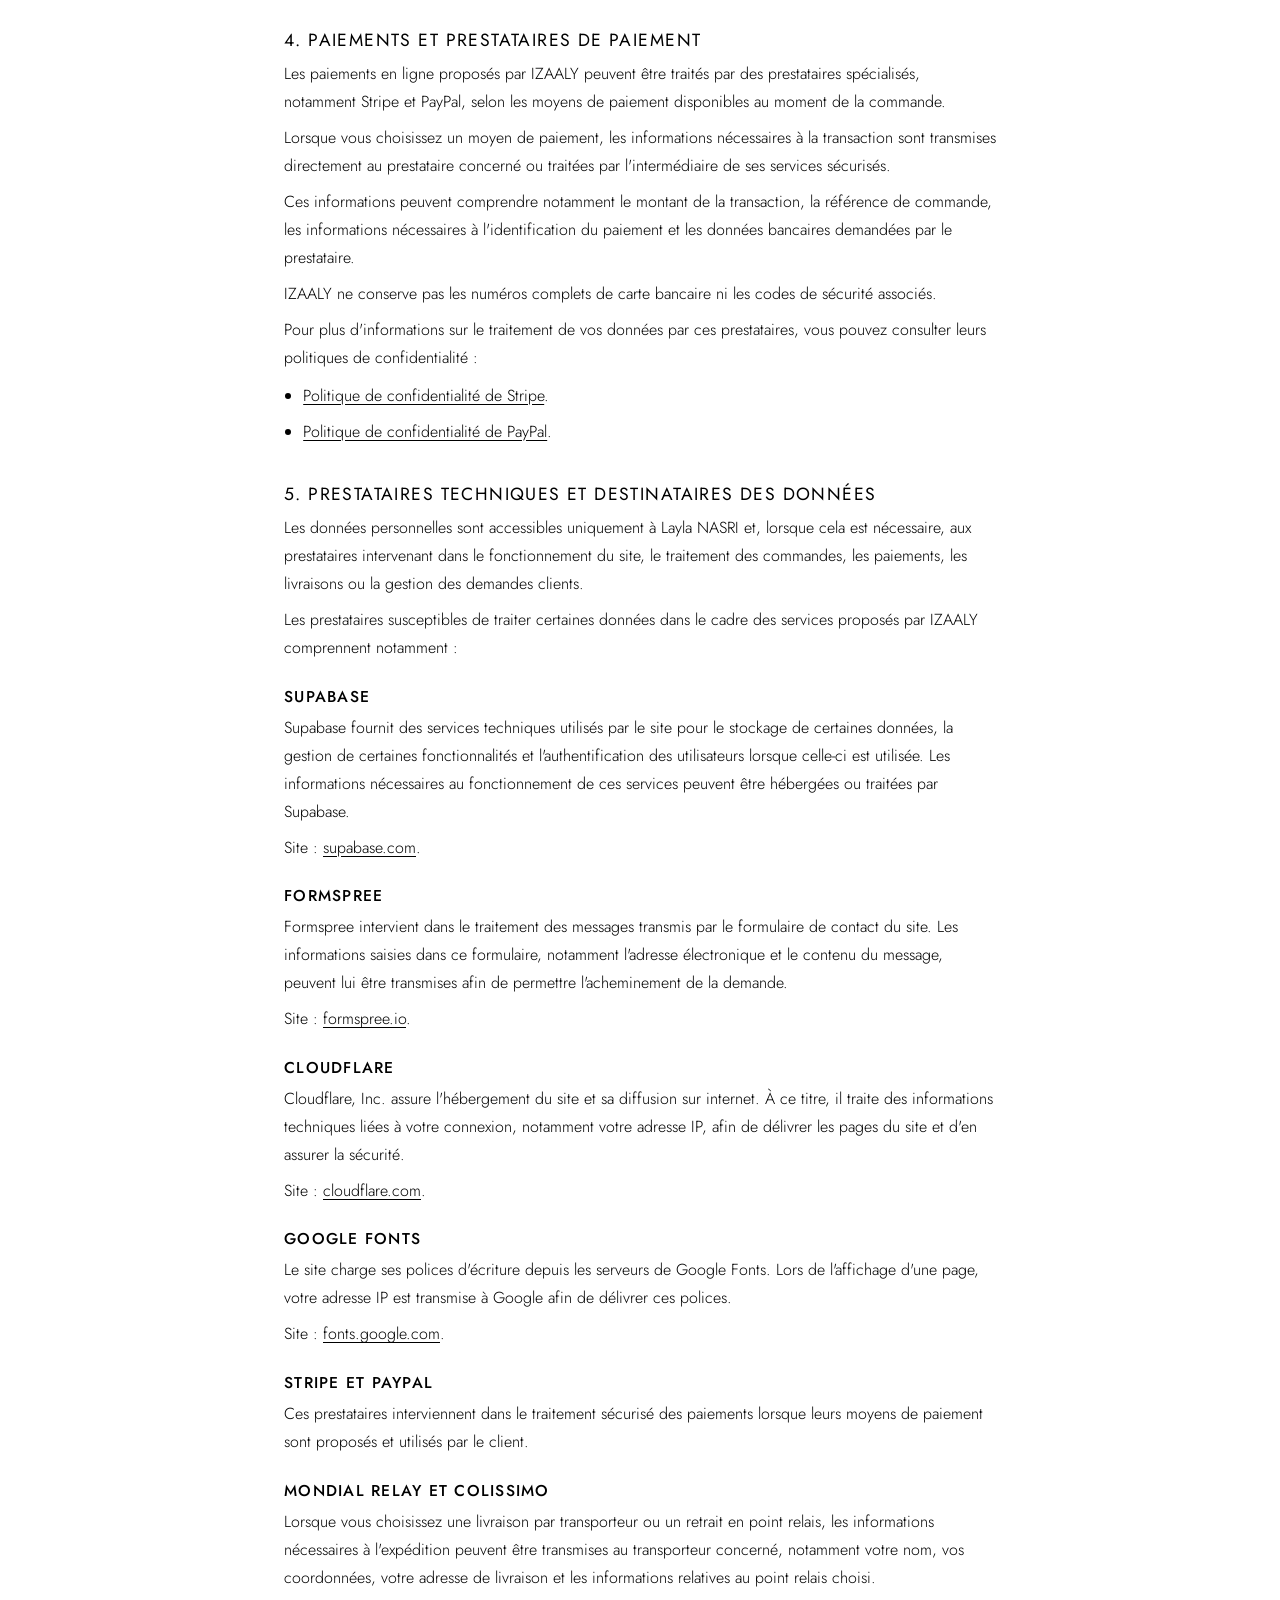
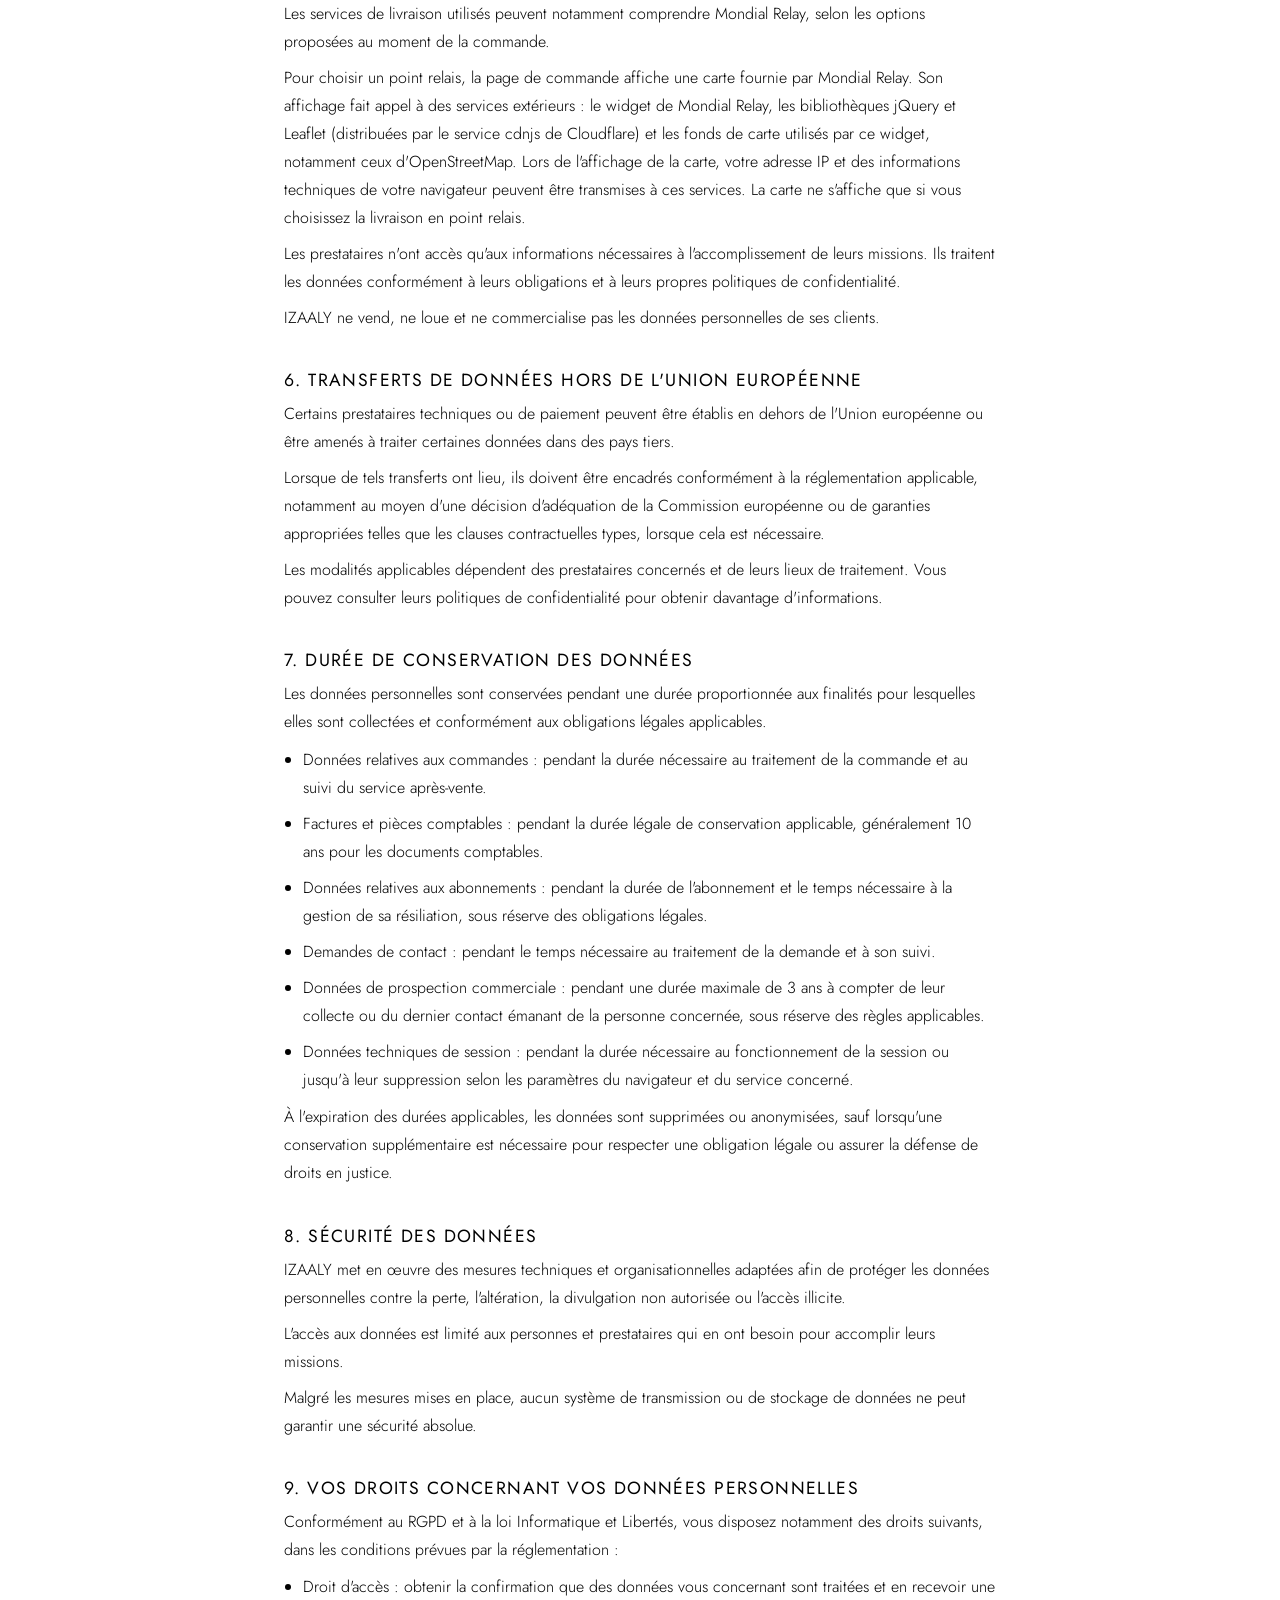
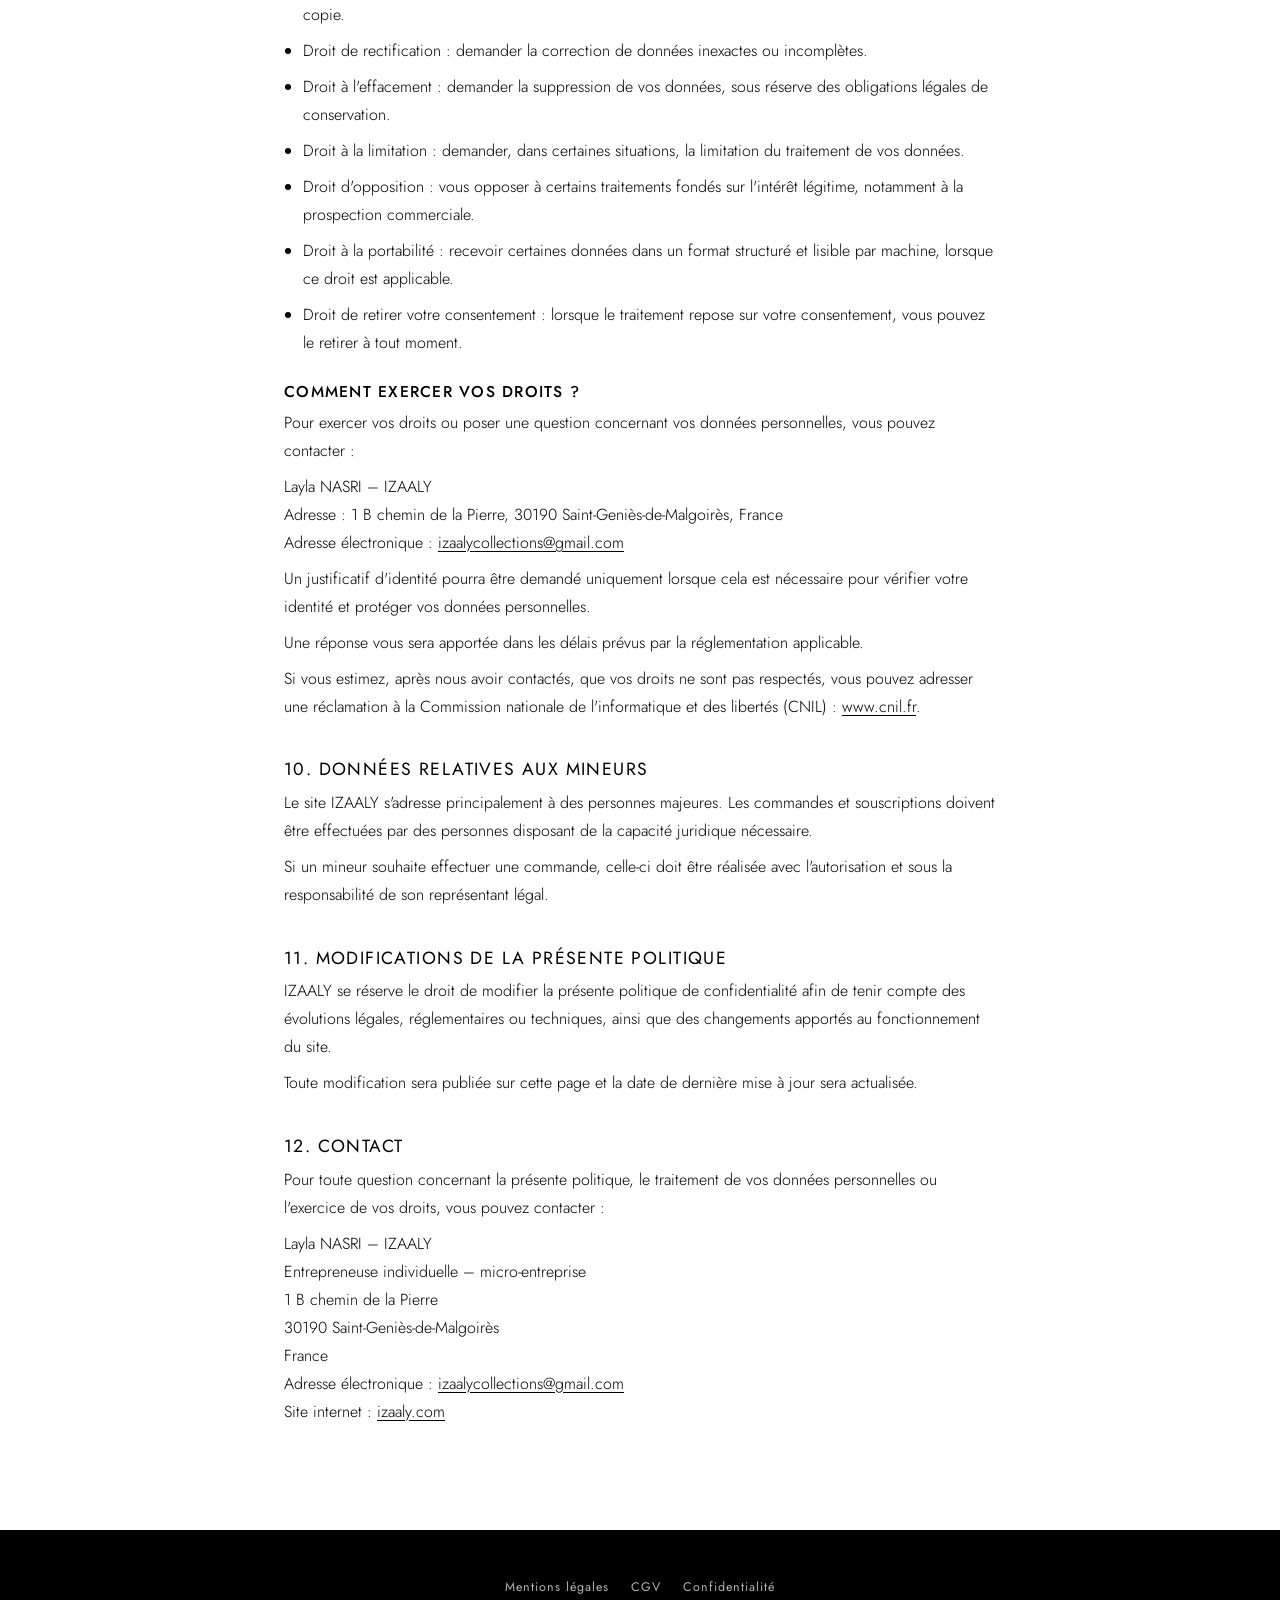
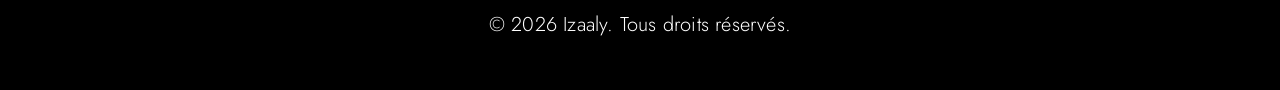
<file: confidentialite.html>
<!DOCTYPE html>
<html lang="fr">

<head>
    <meta charset="UTF-8">
    <meta name="viewport" content="width=device-width, initial-scale=1">
    <title>Politique de confidentialité – IZAALY</title>
    <meta name="description" content="Politique de confidentialité du site IZAALY.">
    <link rel="canonical" href="https://izaaly.com/confidentialite.html">
    <link href="https://fonts.googleapis.com/css2?family=Jost:wght@300;400;500&display=swap" rel="stylesheet">
    <link rel="stylesheet" href="./assets/css/style.css">
    <style>
        .legal h3 { font-size: .98rem; font-weight: 500; margin: 1.6rem 0 .3rem; }
        .legal ul { margin: .6rem 0; }
        .legal a { text-decoration: underline; text-underline-offset: 3px; }
    </style>
</head>

<body>
    <header class="legal-head">
        <a class="logo" href="./index.html">IZAALY</a>
        <a href="./index.html">Retour au site</a>
    </header>

    <main class="legal">
        <h1>Politique de confidentialité</h1>
        <p class="maj">Dernière mise à jour : 10 novembre 2026</p>

        <p>La présente politique de confidentialité a pour objectif de vous informer de la manière dont IZAALY collecte, utilise, protège et conserve vos données personnelles lorsque vous naviguez sur le site <a href="https://izaaly.com">izaaly.com</a>, passez une commande, utilisez les services proposés ou prenez contact avec nous.</p>

        <p>Le site IZAALY est exploité par Layla NASRI, entrepreneuse individuelle sous le régime de la micro-entreprise, exerçant sous le nom commercial IZAALY.</p>

        <p>Adresse professionnelle : 1 B chemin de la Pierre, 30190 Saint-Geniès-de-Malgoirès, France.</p>

        <p>La présente politique a pour objectif de vous informer sur les données personnelles collectées, les raisons de leur utilisation, les prestataires susceptibles d'y avoir accès, leur durée de conservation et les droits dont vous disposez conformément au Règlement général sur la protection des données (RGPD) et à la loi Informatique et Libertés.</p>

        <h2>1. Cookies et stockage des données sur votre appareil</h2>

        <h3>Qu'est-ce qu'un cookie ?</h3>
        <p>Un cookie est un petit fichier enregistré sur votre appareil lors de la consultation d'un site internet. Il peut notamment permettre de mémoriser des informations relatives à votre navigation ou de faire fonctionner certaines fonctionnalités.</p>

        <p>Lors de nos vérifications, aucun cookie propre au domaine izaaly.com ni aucun outil de mesure d'audience ou de publicité n'a été identifié. Cette situation peut toutefois évoluer en fonction des fonctionnalités et des services externes utilisés sur le site.</p>

        <h3>Stockage local et session</h3>
        <p>Le site peut utiliser des mécanismes de stockage du navigateur, notamment le stockage local (localStorage) et le stockage de session (sessionStorage), qui sont distincts des cookies.</p>

        <p>Ces mécanismes peuvent notamment servir à :</p>
        <ul>
            <li>Mémoriser temporairement certains contenus du site afin d'améliorer son affichage et son fonctionnement.</li>
            <li>Conserver les informations techniques nécessaires à la gestion d'une session utilisateur.</li>
            <li>Permettre le fonctionnement des services proposés sur le site.</li>
        </ul>

        <p>Les informations conservées dans le navigateur ne sont pas utilisées pour réaliser de la publicité ciblée.</p>

        <h3>Services tiers</h3>
        <p>Certains services externes utilisés sur le site peuvent être amenés à déposer leurs propres cookies ou à collecter des informations techniques lorsque vous les utilisez. Le fonctionnement de ces services relève également de leurs propres politiques de confidentialité.</p>

        <p>À ce jour, les vérifications effectuées dans le navigateur n'ont pas permis d'identifier de traceur publicitaire ou de mesure d'audience utilisé par IZAALY. Si de nouveaux traceurs soumis au consentement sont ajoutés ultérieurement, un dispositif de recueil du consentement sera mis en place avant leur utilisation.</p>

        <p>Pour en savoir davantage sur les cookies et la réglementation applicable, vous pouvez consulter le site de la Commission nationale de l'informatique et des libertés (CNIL) : <a href="https://www.cnil.fr" target="_blank" rel="noopener noreferrer">www.cnil.fr</a>.</p>

        <h2>2. Données personnelles collectées</h2>

        <p>Dans le cadre de son activité de création, de personnalisation et de vente de bijoux et accessoires, IZAALY peut collecter différentes catégories de données personnelles en fonction de votre utilisation du site.</p>

        <h3>Lors d'une commande</h3>
        <ul>
            <li>Nom et prénom.</li>
            <li>Adresse électronique.</li>
            <li>Numéro de téléphone, lorsque cela est nécessaire.</li>
            <li>Adresse de facturation.</li>
            <li>Adresse de livraison.</li>
            <li>Informations relatives aux produits commandés et à la commande.</li>
            <li>Informations relatives au paiement et au suivi de la transaction.</li>
            <li>Informations relatives au mode de livraison et, le cas échéant, au point relais choisi.</li>
        </ul>

        <h3>Lors de la création d'un bijou personnalisé ou d'un bijou souvenir</h3>
        <ul>
            <li>Les informations nécessaires à la réalisation de votre création.</li>
            <li>Les indications de personnalisation que vous nous transmettez.</li>
            <li>Les messages, photographies ou documents que vous choisissez de communiquer.</li>
            <li>Les informations relatives à un souvenir ou à une histoire personnelle que vous souhaitez faire vivre à travers votre bijou.</li>
        </ul>

        <p>Ces informations sont utilisées uniquement dans la mesure nécessaire à l'étude et à la réalisation de votre demande.</p>

        <h3>Lors de l'utilisation d'un service d'abonnement</h3>
        <p>Si une fonctionnalité d'abonnement est proposée et utilisée, IZAALY peut traiter les informations nécessaires à la gestion de cet abonnement, notamment les coordonnées du client, la formule choisie, les informations de livraison et le suivi des paiements.</p>

        <h3>Lors d'une prise de contact</h3>
        <p>Lorsque vous contactez IZAALY par courrier électronique ou par l'intermédiaire du formulaire de contact, les données suivantes peuvent être collectées :</p>
        <ul>
            <li>Votre nom, si vous le renseignez.</li>
            <li>Votre adresse électronique.</li>
            <li>Le contenu de votre message.</li>
            <li>Les éventuelles pièces jointes que vous choisissez de transmettre.</li>
        </ul>

        <p>Les informations indispensables sont nécessaires au traitement de votre demande ou de votre commande. Sans elles, IZAALY peut ne pas être en mesure de fournir le service demandé.</p>

        <h2>3. Finalités et bases légales des traitements</h2>

        <p>Les données personnelles sont collectées et utilisées pour les finalités suivantes :</p>

        <ul>
            <li>Traiter les commandes et assurer leur suivi : exécution du contrat.</li>
            <li>Préparer les bijoux et réaliser les créations personnalisées : exécution du contrat.</li>
            <li>Organiser les livraisons et gérer les points relais : exécution du contrat.</li>
            <li>Traiter les paiements et les éventuels remboursements : exécution du contrat et obligations légales.</li>
            <li>Répondre aux demandes de contact et assurer le service après-vente : exécution du contrat ou intérêt légitime selon la demande.</li>
            <li>Respecter les obligations comptables, fiscales et administratives : obligation légale.</li>
            <li>Assurer la sécurité du site et prévenir les utilisations frauduleuses : intérêt légitime.</li>
            <li>Adresser des communications commerciales : consentement lorsque celui-ci est requis, ou autre base autorisée par la réglementation.</li>
        </ul>

        <p>Les données ne sont pas utilisées à des fins incompatibles avec les finalités pour lesquelles elles ont été collectées.</p>

        <h2>4. Paiements et prestataires de paiement</h2>

        <p>Les paiements en ligne proposés par IZAALY peuvent être traités par des prestataires spécialisés, notamment Stripe et PayPal, selon les moyens de paiement disponibles au moment de la commande.</p>

        <p>Lorsque vous choisissez un moyen de paiement, les informations nécessaires à la transaction sont transmises directement au prestataire concerné ou traitées par l'intermédiaire de ses services sécurisés.</p>

        <p>Ces informations peuvent comprendre notamment le montant de la transaction, la référence de commande, les informations nécessaires à l'identification du paiement et les données bancaires demandées par le prestataire.</p>

        <p>IZAALY ne conserve pas les numéros complets de carte bancaire ni les codes de sécurité associés.</p>

        <p>Pour plus d'informations sur le traitement de vos données par ces prestataires, vous pouvez consulter leurs politiques de confidentialité :</p>
        <ul>
            <li><a href="https://stripe.com/privacy" target="_blank" rel="noopener noreferrer">Politique de confidentialité de Stripe</a>.</li>
            <li><a href="https://www.paypal.com/fr/legalhub/privacy-full" target="_blank" rel="noopener noreferrer">Politique de confidentialité de PayPal</a>.</li>
        </ul>

        <h2>5. Prestataires techniques et destinataires des données</h2>

        <p>Les données personnelles sont accessibles uniquement à Layla NASRI et, lorsque cela est nécessaire, aux prestataires intervenant dans le fonctionnement du site, le traitement des commandes, les paiements, les livraisons ou la gestion des demandes clients.</p>

        <p>Les prestataires susceptibles de traiter certaines données dans le cadre des services proposés par IZAALY comprennent notamment :</p>

        <h3>Supabase</h3>
        <p>Supabase fournit des services techniques utilisés par le site pour le stockage de certaines données, la gestion de certaines fonctionnalités et l'authentification des utilisateurs lorsque celle-ci est utilisée. Les informations nécessaires au fonctionnement de ces services peuvent être hébergées ou traitées par Supabase.</p>
        <p>Site : <a href="https://supabase.com" target="_blank" rel="noopener noreferrer">supabase.com</a>.</p>

        <h3>Formspree</h3>
        <p>Formspree intervient dans le traitement des messages transmis par le formulaire de contact du site. Les informations saisies dans ce formulaire, notamment l'adresse électronique et le contenu du message, peuvent lui être transmises afin de permettre l'acheminement de la demande.</p>
        <p>Site : <a href="https://formspree.io" target="_blank" rel="noopener noreferrer">formspree.io</a>.</p>

        <h3>Cloudflare</h3>
        <p>Cloudflare, Inc. assure l'hébergement du site et sa diffusion sur internet. À ce titre, il traite des informations techniques liées à votre connexion, notamment votre adresse IP, afin de délivrer les pages du site et d'en assurer la sécurité.</p>
        <p>Site : <a href="https://www.cloudflare.com" target="_blank" rel="noopener noreferrer">cloudflare.com</a>.</p>

        <h3>Google Fonts</h3>
        <p>Le site charge ses polices d'écriture depuis les serveurs de Google Fonts. Lors de l'affichage d'une page, votre adresse IP est transmise à Google afin de délivrer ces polices.</p>
        <p>Site : <a href="https://fonts.google.com" target="_blank" rel="noopener noreferrer">fonts.google.com</a>.</p>

        <h3>Stripe et PayPal</h3>
        <p>Ces prestataires interviennent dans le traitement sécurisé des paiements lorsque leurs moyens de paiement sont proposés et utilisés par le client.</p>

        <h3>Mondial Relay et Colissimo</h3>
        <p>Lorsque vous choisissez une livraison par transporteur ou un retrait en point relais, les informations nécessaires à l'expédition peuvent être transmises au transporteur concerné, notamment votre nom, vos coordonnées, votre adresse de livraison et les informations relatives au point relais choisi.</p>
        <p>Les services de livraison utilisés peuvent notamment comprendre Mondial Relay, selon les options proposées au moment de la commande.</p>
                <p>Pour choisir un point relais, la page de commande affiche une carte fournie par Mondial Relay. Son affichage fait appel à des services extérieurs : le widget de Mondial Relay, les bibliothèques jQuery et Leaflet (distribuées par le service cdnjs de Cloudflare) et les fonds de carte utilisés par ce widget, notamment ceux d'OpenStreetMap. Lors de l'affichage de la carte, votre adresse IP et des informations techniques de votre navigateur peuvent être transmises à ces services. La carte ne s'affiche que si vous choisissez la livraison en point relais.</p>

        <p>Les prestataires n'ont accès qu'aux informations nécessaires à l'accomplissement de leurs missions. Ils traitent les données conformément à leurs obligations et à leurs propres politiques de confidentialité.</p>

        <p>IZAALY ne vend, ne loue et ne commercialise pas les données personnelles de ses clients.</p>

        <h2>6. Transferts de données hors de l'Union européenne</h2>

        <p>Certains prestataires techniques ou de paiement peuvent être établis en dehors de l'Union européenne ou être amenés à traiter certaines données dans des pays tiers.</p>

        <p>Lorsque de tels transferts ont lieu, ils doivent être encadrés conformément à la réglementation applicable, notamment au moyen d'une décision d'adéquation de la Commission européenne ou de garanties appropriées telles que les clauses contractuelles types, lorsque cela est nécessaire.</p>

        <p>Les modalités applicables dépendent des prestataires concernés et de leurs lieux de traitement. Vous pouvez consulter leurs politiques de confidentialité pour obtenir davantage d'informations.</p>

        <h2>7. Durée de conservation des données</h2>

        <p>Les données personnelles sont conservées pendant une durée proportionnée aux finalités pour lesquelles elles sont collectées et conformément aux obligations légales applicables.</p>

        <ul>
            <li>Données relatives aux commandes : pendant la durée nécessaire au traitement de la commande et au suivi du service après-vente.</li>
            <li>Factures et pièces comptables : pendant la durée légale de conservation applicable, généralement 10 ans pour les documents comptables.</li>
            <li>Données relatives aux abonnements : pendant la durée de l'abonnement et le temps nécessaire à la gestion de sa résiliation, sous réserve des obligations légales.</li>
            <li>Demandes de contact : pendant le temps nécessaire au traitement de la demande et à son suivi.</li>
            <li>Données de prospection commerciale : pendant une durée maximale de 3 ans à compter de leur collecte ou du dernier contact émanant de la personne concernée, sous réserve des règles applicables.</li>
            <li>Données techniques de session : pendant la durée nécessaire au fonctionnement de la session ou jusqu'à leur suppression selon les paramètres du navigateur et du service concerné.</li>
        </ul>

        <p>À l'expiration des durées applicables, les données sont supprimées ou anonymisées, sauf lorsqu'une conservation supplémentaire est nécessaire pour respecter une obligation légale ou assurer la défense de droits en justice.</p>

        <h2>8. Sécurité des données</h2>

        <p>IZAALY met en œuvre des mesures techniques et organisationnelles adaptées afin de protéger les données personnelles contre la perte, l'altération, la divulgation non autorisée ou l'accès illicite.</p>

        <p>L'accès aux données est limité aux personnes et prestataires qui en ont besoin pour accomplir leurs missions.</p>

        <p>Malgré les mesures mises en place, aucun système de transmission ou de stockage de données ne peut garantir une sécurité absolue.</p>

        <h2>9. Vos droits concernant vos données personnelles</h2>

        <p>Conformément au RGPD et à la loi Informatique et Libertés, vous disposez notamment des droits suivants, dans les conditions prévues par la réglementation :</p>

        <ul>
            <li>Droit d'accès : obtenir la confirmation que des données vous concernant sont traitées et en recevoir une copie.</li>
            <li>Droit de rectification : demander la correction de données inexactes ou incomplètes.</li>
            <li>Droit à l'effacement : demander la suppression de vos données, sous réserve des obligations légales de conservation.</li>
            <li>Droit à la limitation : demander, dans certaines situations, la limitation du traitement de vos données.</li>
            <li>Droit d'opposition : vous opposer à certains traitements fondés sur l'intérêt légitime, notamment à la prospection commerciale.</li>
            <li>Droit à la portabilité : recevoir certaines données dans un format structuré et lisible par machine, lorsque ce droit est applicable.</li>
            <li>Droit de retirer votre consentement : lorsque le traitement repose sur votre consentement, vous pouvez le retirer à tout moment.</li>
        </ul>

        <h3>Comment exercer vos droits ?</h3>
        <p>Pour exercer vos droits ou poser une question concernant vos données personnelles, vous pouvez contacter :</p>
        <p>
            Layla NASRI – IZAALY<br>
            Adresse : 1 B chemin de la Pierre, 30190 Saint-Geniès-de-Malgoirès, France<br>
            Adresse électronique : <a href="mailto:izaalycollections@gmail.com">izaalycollections@gmail.com</a>
        </p>

        <p>Un justificatif d'identité pourra être demandé uniquement lorsque cela est nécessaire pour vérifier votre identité et protéger vos données personnelles.</p>

        <p>Une réponse vous sera apportée dans les délais prévus par la réglementation applicable.</p>

        <p>Si vous estimez, après nous avoir contactés, que vos droits ne sont pas respectés, vous pouvez adresser une réclamation à la Commission nationale de l'informatique et des libertés (CNIL) : <a href="https://www.cnil.fr" target="_blank" rel="noopener noreferrer">www.cnil.fr</a>.</p>

        <h2>10. Données relatives aux mineurs</h2>

        <p>Le site IZAALY s'adresse principalement à des personnes majeures. Les commandes et souscriptions doivent être effectuées par des personnes disposant de la capacité juridique nécessaire.</p>

        <p>Si un mineur souhaite effectuer une commande, celle-ci doit être réalisée avec l'autorisation et sous la responsabilité de son représentant légal.</p>

        <h2>11. Modifications de la présente politique</h2>

        <p>IZAALY se réserve le droit de modifier la présente politique de confidentialité afin de tenir compte des évolutions légales, réglementaires ou techniques, ainsi que des changements apportés au fonctionnement du site.</p>

        <p>Toute modification sera publiée sur cette page et la date de dernière mise à jour sera actualisée.</p>

        <h2>12. Contact</h2>

        <p>Pour toute question concernant la présente politique, le traitement de vos données personnelles ou l'exercice de vos droits, vous pouvez contacter :</p>

        <p>
            Layla NASRI – IZAALY<br>
            Entrepreneuse individuelle – micro-entreprise<br>
            1 B chemin de la Pierre<br>
            30190 Saint-Geniès-de-Malgoirès<br>
            France<br>
            Adresse électronique : <a href="mailto:izaalycollections@gmail.com">izaalycollections@gmail.com</a><br>
            Site internet : <a href="https://izaaly.com">izaaly.com</a>
        </p>
    </main>

    <footer class="footer">
        <nav class="footer-legal">
            <a href="./mentions-legales.html">Mentions légales</a>
            <a href="./cgv.html">CGV</a>
            <a href="./confidentialite.html">Confidentialité</a>
        </nav>
        <p class="serif">© 2026 Izaaly. Tous droits réservés.</p>
    </footer>
</body>

</html>
</file>
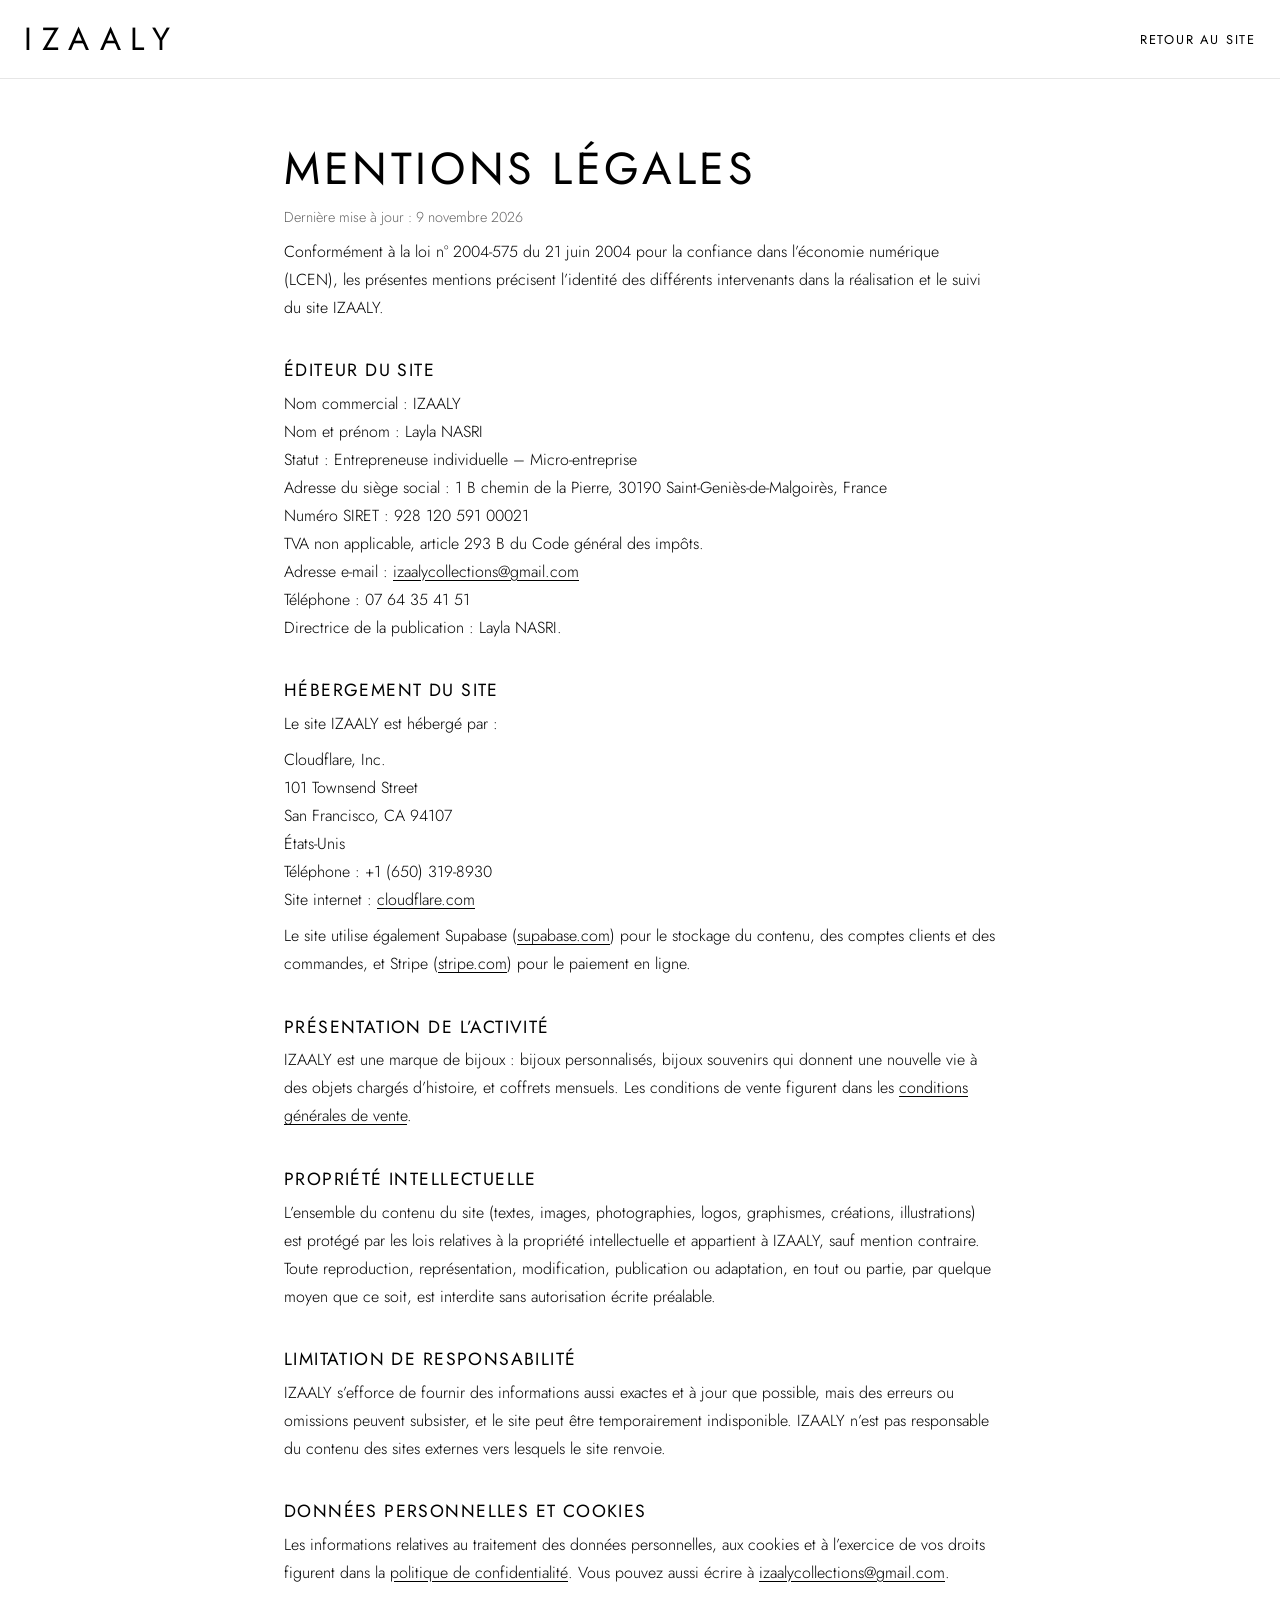
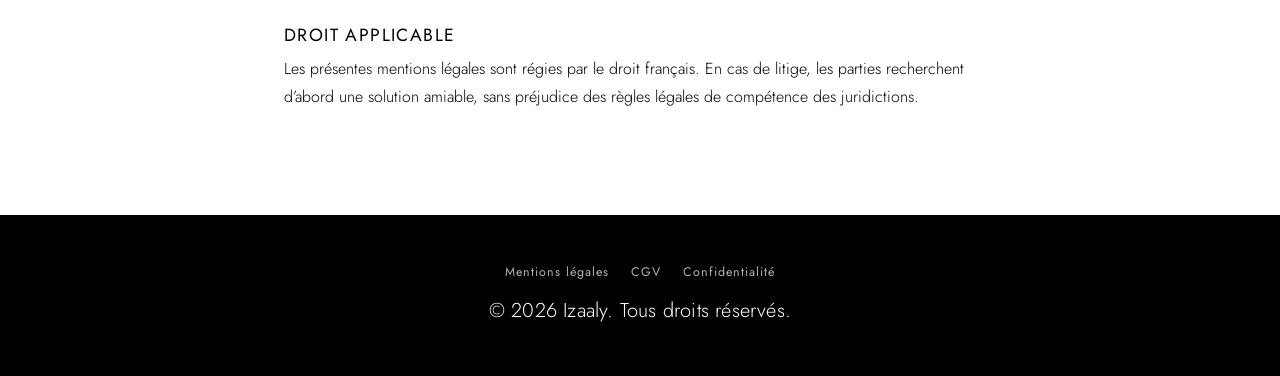
<file: mentions-legales.html>
<!DOCTYPE html>
<html lang="fr">

<head>
    <meta charset="UTF-8">
    <meta name="viewport" content="width=device-width, initial-scale=1">
    <title>Mentions légales – Izaaly</title>
    <meta name="description" content="Mentions légales du site Izaaly.">
    <link rel="canonical" href="https://izaaly.com/mentions-legales.html">
    <link href="https://fonts.googleapis.com/css2?family=Jost:wght@300;400;500&display=swap" rel="stylesheet">
    <link rel="stylesheet" href="./assets/css/style.css">
    <style>
        .legal h3 { font-size: .98rem; font-weight: 500; margin: 1.6rem 0 .3rem; }
        .legal ul { margin: .6rem 0; }
        .legal a { text-decoration: underline; text-underline-offset: 3px; }
    </style>
</head>

<body>
    <header class="legal-head">
        <a class="logo" href="./index.html">IZAALY</a>
        <a href="./index.html">Retour au site</a>
    </header>

    <main class="legal">
        <h1>Mentions légales</h1>
        <p class="maj">Dernière mise à jour : 9 novembre 2026</p>
        <p>Conformément à la loi n° 2004-575 du 21 juin 2004 pour la confiance dans l’économie numérique (LCEN), les présentes mentions précisent l’identité des différents intervenants dans la réalisation et le suivi du site IZAALY.</p>
        <h2>Éditeur du site</h2>
       <p>
    Nom commercial : IZAALY<br>
    Nom et prénom : Layla NASRI<br>
    Statut : Entrepreneuse individuelle – Micro-entreprise<br>
    Adresse du siège social : 1 B chemin de la Pierre, 30190 Saint-Geniès-de-Malgoirès, France<br>
    Numéro SIRET : 928 120 591 00021<br>
    TVA non applicable, article 293 B du Code général des impôts.<br>
    Adresse e-mail : <a href="mailto:izaalycollections@gmail.com">izaalycollections@gmail.com</a><br>
    Téléphone : 07 64 35 41 51<br>
    Directrice de la publication : Layla NASRI.
</p>
        <h2>Hébergement du site</h2>
        <p>Le site IZAALY est hébergé par :</p>
        <p>Cloudflare, Inc.<br>
            101 Townsend Street<br>
            San Francisco, CA 94107<br>
            États-Unis<br>
            Téléphone : +1 (650) 319-8930<br>
            Site internet : <a href="https://cloudflare.com" target="_blank" rel="noopener noreferrer">cloudflare.com</a></p>
        <p>Le site utilise également Supabase (<a href="https://supabase.com" target="_blank" rel="noopener noreferrer">supabase.com</a>) pour le stockage du contenu, des comptes clients et des commandes, et Stripe (<a href="https://stripe.com" target="_blank" rel="noopener noreferrer">stripe.com</a>) pour le paiement en ligne.</p>
        <h2>Présentation de l’activité</h2>
        <p>IZAALY est une marque de bijoux : bijoux personnalisés, bijoux souvenirs qui donnent une nouvelle vie à des objets chargés d’histoire, et coffrets mensuels. Les conditions de vente figurent dans les <a href="./cgv.html">conditions générales de vente</a>.</p>
        <h2>Propriété intellectuelle</h2>
        <p>L’ensemble du contenu du site (textes, images, photographies, logos, graphismes, créations, illustrations) est protégé par les lois relatives à la propriété intellectuelle et appartient à IZAALY, sauf mention contraire. Toute reproduction, représentation, modification, publication ou adaptation, en tout ou partie, par quelque moyen que ce soit, est interdite sans autorisation écrite préalable.</p>
        <h2>Limitation de responsabilité</h2>
        <p>IZAALY s’efforce de fournir des informations aussi exactes et à jour que possible, mais des erreurs ou omissions peuvent subsister, et le site peut être temporairement indisponible. IZAALY n’est pas responsable du contenu des sites externes vers lesquels le site renvoie.</p>
        <h2>Données personnelles et cookies</h2>
        <p>Les informations relatives au traitement des données personnelles, aux cookies et à l’exercice de vos droits figurent dans la <a href="./confidentialite.html">politique de confidentialité</a>. Vous pouvez aussi écrire à <a href="mailto:izaalycollections@gmail.com">izaalycollections@gmail.com</a>.</p>
        <h2>Droit applicable</h2>
        <p>Les présentes mentions légales sont régies par le droit français. En cas de litige, les parties recherchent d’abord une solution amiable, sans préjudice des règles légales de compétence des juridictions.</p>
    </main>

    <footer class="footer">
        <nav class="footer-legal">
            <a href="./mentions-legales.html">Mentions légales</a><a href="./cgv.html">CGV</a><a
                href="./confidentialite.html">Confidentialité</a>
        </nav>
        <p class="serif">© 2026 Izaaly. Tous droits réservés.</p>
    </footer>
</body>

</html>
</file>
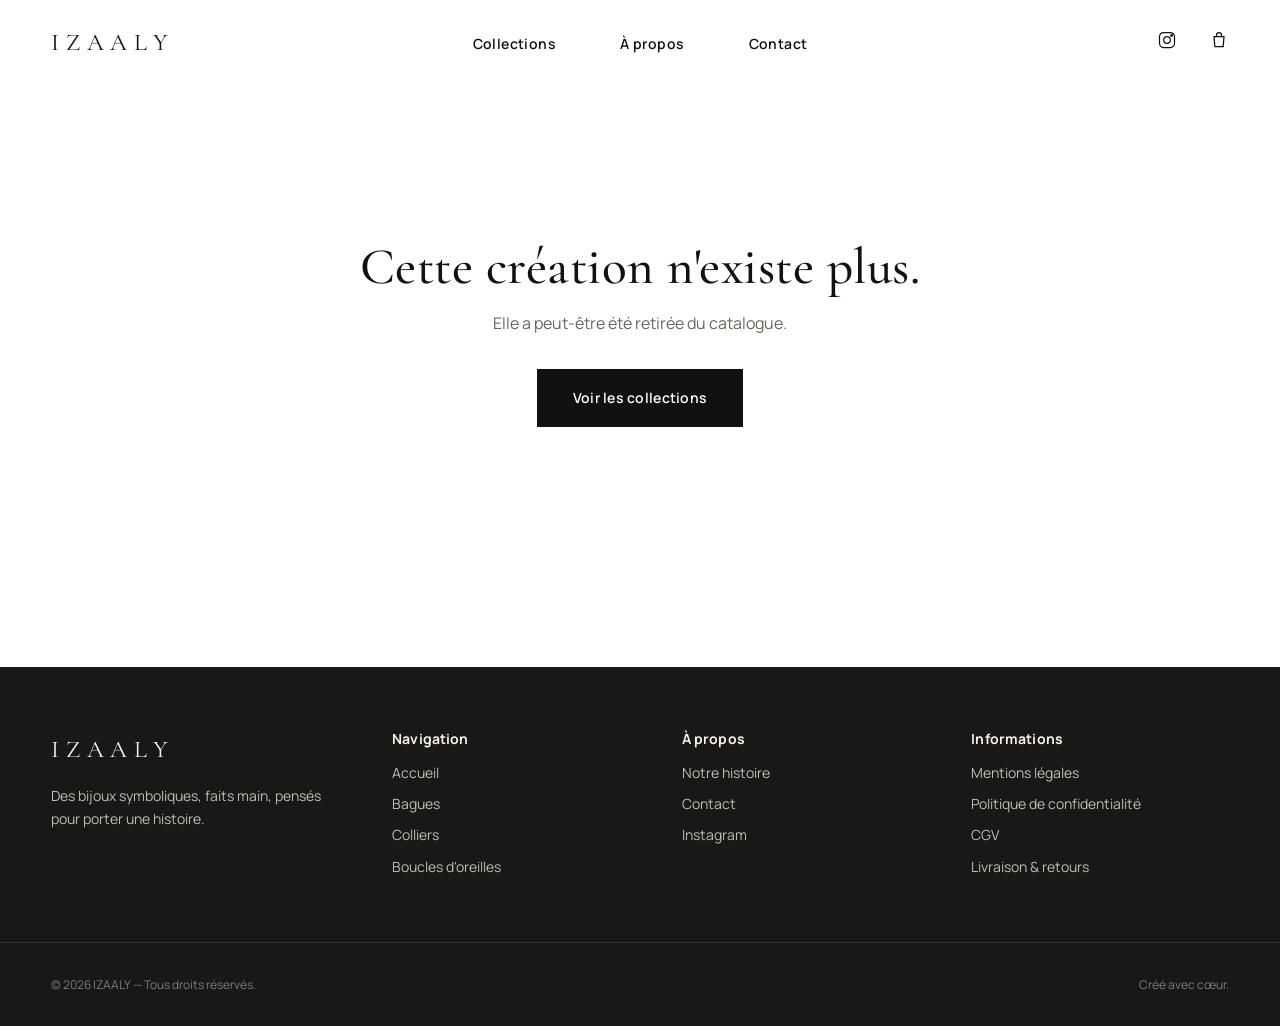
<file: produit.html>
<!DOCTYPE html>
<html lang="fr">
<head>
  <meta charset="UTF-8">
  <meta name="viewport" content="width=device-width, initial-scale=1.0">
  <meta name="view-transition" content="same-origin">
  <title>IZAALY — Fiche produit</title>
  <meta name="description" content="Découvrez cette création IZAALY, pensée et fabriquée à la main.">
  <link rel="stylesheet" href="css/style.css">
  <link rel="stylesheet" href="css/animations.css">
  <link rel="stylesheet" href="css/responsive.css">
</head>
<body>

  <header class="header">
    <div class="container header__inner">
      <a href="index.html" class="header__logo">IZAALY</a>
      <nav class="nav" aria-label="Navigation principale">
        <ul class="nav__list">
          <li><a href="bagues.html" class="nav__link link-underline">Collections</a></li>
          <li><a href="index.html#histoire" class="nav__link link-underline">À propos</a></li>
          <li><a href="index.html#contact" class="nav__link link-underline">Contact</a></li>
        </ul>
      </nav>
      <div class="header__actions">
        <a href="https://www.instagram.com/izaaly.collections/" class="header__icon-btn" data-instagram target="_blank" rel="noopener" aria-label="IZAALY sur Instagram">
          <svg width="20" height="20" viewBox="0 0 24 24" fill="none" stroke="currentColor" stroke-width="1.5"><rect x="3" y="3" width="18" height="18" rx="5"/><circle cx="12" cy="12" r="4"/><circle cx="17.5" cy="6.5" r="1"/></svg>
        </a>
        <button class="header__icon-btn" data-cart-open aria-label="Ouvrir le panier">
          <svg width="20" height="20" viewBox="0 0 24 24" fill="none" stroke="currentColor" stroke-width="1.5"><path d="M6 8h12l-1 12H7L6 8Z"/><path d="M9 8V6a3 3 0 0 1 6 0v2"/></svg>
          <span class="header__cart-count" data-cart-count>0</span>
        </button>
        <button class="menu-toggle" aria-label="Ouvrir le menu" aria-expanded="false">
          <span></span><span></span>
        </button>
      </div>
    </div>
  </header>

  <div class="mobile-menu">
    <ul class="mobile-menu__list">
      <li><a href="index.html" class="mobile-menu__link">Accueil</a></li>
      <li><a href="bagues.html" class="mobile-menu__link">Bagues</a></li>
      <li><a href="colliers.html" class="mobile-menu__link">Colliers</a></li>
      <li><a href="boucles-oreilles.html" class="mobile-menu__link">Boucles d'oreilles</a></li>
      <li><a href="index.html#histoire" class="mobile-menu__link">À propos</a></li>
      <li><a href="index.html#contact" class="mobile-menu__link">Contact</a></li>
    </ul>
    <div class="mobile-menu__meta">
      <a href="https://www.instagram.com/izaaly.collections/" target="_blank" rel="noopener">Instagram</a>
    </div>
  </div>

  <main>
    <section class="section section--blanc section--tight" data-product-root>
      <!-- Peuplé dynamiquement par js/product.js -->
    </section>
  </main>

  <footer class="footer">
    <div class="container footer__top">
      <div class="footer__brand">
        <span class="header__logo">IZAALY</span>
        <p>Des bijoux symboliques, faits main, pensés pour porter une histoire.</p>
      </div>
      <div>
        <h4>Navigation</h4>
        <ul>
          <li><a href="index.html" class="link-underline">Accueil</a></li>
          <li><a href="bagues.html" class="link-underline">Bagues</a></li>
          <li><a href="colliers.html" class="link-underline">Colliers</a></li>
          <li><a href="boucles-oreilles.html" class="link-underline">Boucles d'oreilles</a></li>
        </ul>
      </div>
      <div>
        <h4>À propos</h4>
        <ul>
          <li><a href="index.html#histoire" class="link-underline">Notre histoire</a></li>
          <li><a href="index.html#contact" class="link-underline">Contact</a></li>
          <li><a href="https://www.instagram.com/izaaly.collections/" class="link-underline" target="_blank" rel="noopener">Instagram</a></li>
        </ul>
      </div>
      <div>
        <h4>Informations</h4>
        <ul>
          <li><a href="#" class="link-underline">Mentions légales</a></li>
          <li><a href="#" class="link-underline">Politique de confidentialité</a></li>
          <li><a href="#" class="link-underline">CGV</a></li>
          <li><a href="#" class="link-underline">Livraison &amp; retours</a></li>
        </ul>
      </div>
    </div>
    <div class="container footer__bottom">
      <span>© 2026 IZAALY — Tous droits réservés.</span>
      <span>Créé avec cœur.</span>
    </div>
  </footer>

  <div class="cart-overlay" data-cart-close></div>
  <aside class="cart-panel" aria-label="Panier">
    <div class="cart-panel__head">
      <h2>Votre panier</h2>
      <button class="cart-panel__close" data-cart-close aria-label="Fermer le panier">&times;</button>
    </div>
    <div class="cart-panel__items" data-cart-items></div>
    <p class="cart-panel__empty" data-cart-empty>Votre panier est vide.</p>
    <div class="cart-panel__foot">
      <div class="cart-panel__total">
        <span>Total</span>
        <span data-cart-total>0,00 €</span>
      </div>
      <a href="#" class="btn btn--dark">Commander</a>
    </div>
  </aside>

  <script src="js/products.js"></script>
  <script src="js/cart.js"></script>
  <script src="js/animations.js"></script>
  <script src="js/navigation.js"></script>
  <script src="js/product.js"></script>
</body>
</html>
</file>
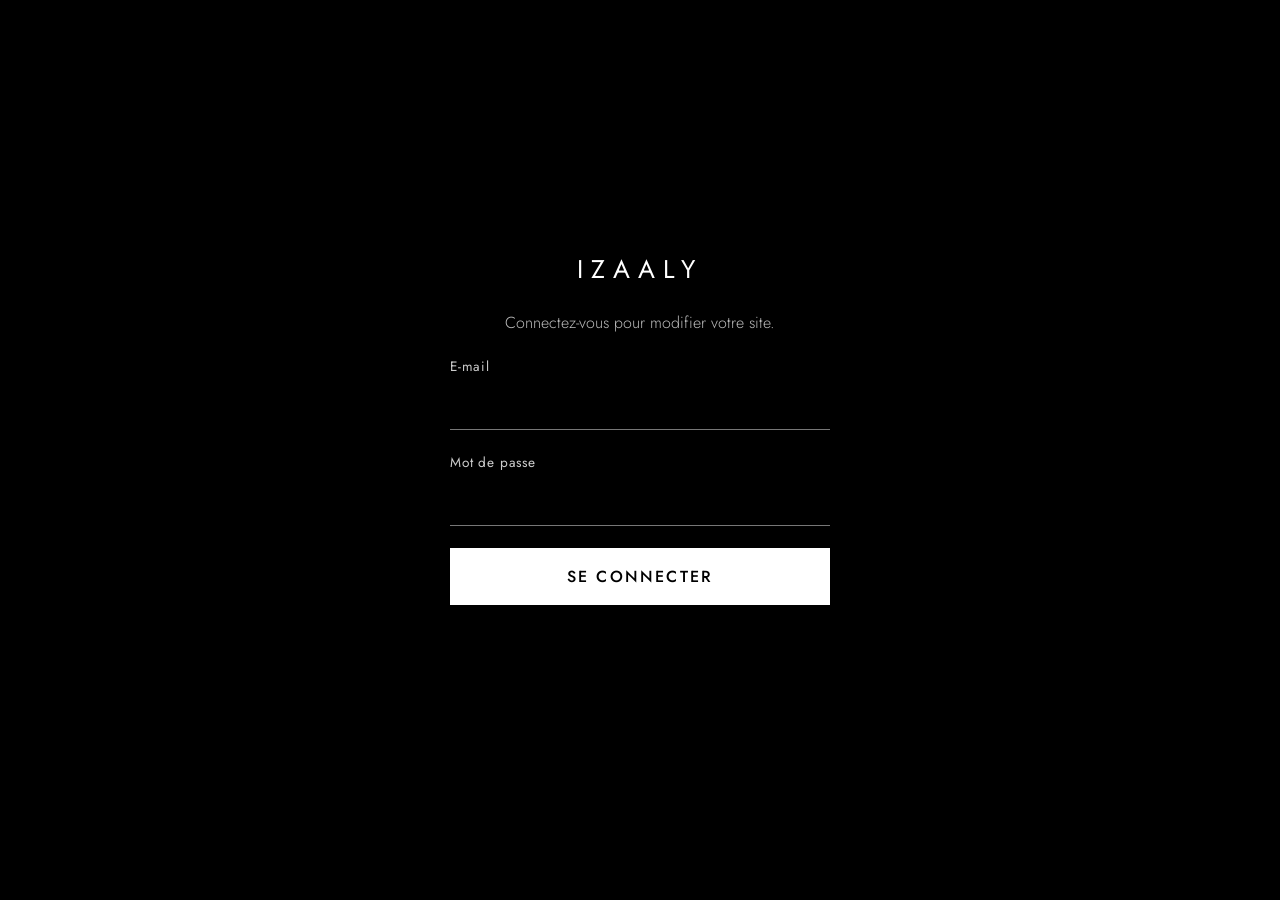
<file: admin/admin.html>
<!DOCTYPE html>
<html lang="fr">
<head>
  <meta charset="UTF-8">
  <meta name="viewport" content="width=device-width, initial-scale=1">
  <meta name="robots" content="noindex, nofollow">
  <title>Izaaly – Espace administrateur</title>
  <link href="https://fonts.googleapis.com/css2?family=Jost:wght@300;400;500&display=swap" rel="stylesheet">
  <style>
    *{box-sizing:border-box;margin:0;padding:0}
    body{min-height:100vh;display:grid;place-items:center;padding:1.5rem;background:#000;color:#fff;font-family:"Jost",system-ui,sans-serif}
    form{width:100%;max-width:380px;display:grid;gap:1.4rem}
    h1{font-size:1.6rem;font-weight:400;letter-spacing:.3em;text-align:center}
    p.sub{text-align:center;font-weight:300;color:#bbb}
    label{display:grid;gap:.4rem;font-size:.85rem;letter-spacing:.06em;color:#ccc}
    input{font:inherit;font-size:1.05rem;color:#fff;background:none;border:0;border-bottom:1px solid #777;padding:.7rem 0;outline:none}
    input:focus{border-color:#fff}
    button{font:inherit;font-weight:500;letter-spacing:.14em;text-transform:uppercase;padding:1rem;border:1px solid #fff;background:#fff;color:#000;cursor:pointer}
    button:disabled{opacity:.5;cursor:default}
    .err{min-height:1.4em;color:#ff8a8a;text-align:center;font-size:.95rem}
  </style>
</head>
<body>
  <form id="f">
    <h1>IZAALY</h1>
    <p class="sub">Connectez-vous pour modifier votre site.</p>
    <label>E-mail <input type="email" id="email" autocomplete="username" required></label>
    <label>Mot de passe <input type="password" id="pw" autocomplete="current-password" required></label>
    <button type="submit" id="go">Se connecter</button>
    <p class="err" id="err" role="alert"></p>
  </form>
  <script>
    const URL_ = 'https://srrpizqcwjdcgugsavpg.supabase.co';
    const KEY = 'sb_publishable_I9TJahkI44v-deF3tONu1Q_JibgFcSg';
    const f = document.getElementById('f'), err = document.getElementById('err'), go = document.getElementById('go');
    f.addEventListener('submit', async e => {
      e.preventDefault();
      go.disabled = true; err.textContent = '';
      try {
        const r = await fetch(URL_ + '/auth/v1/token?grant_type=password', {
          method: 'POST',
          headers: { apikey: KEY, 'Content-Type': 'application/json' },
          body: JSON.stringify({ email: f.email.value.trim(), password: f.pw.value })
        });
        const j = await r.json();
        if (!r.ok) throw new Error();
        localStorage.setItem('izaaly:session', JSON.stringify({
          access_token: j.access_token,
          refresh_token: j.refresh_token,
          expires_at: j.expires_at || Math.floor(Date.now() / 1000) + j.expires_in
        }));
        location.href = '../index.html?admin';
      } catch (x) {
        err.textContent = 'E-mail ou mot de passe incorrect.';
        go.disabled = false;
      }
    });
  </script>
</body>
</html>
</file>
<file: assets/css/style.css>
:root {
  --gold: #b8893b;
  --gold-l: #e2c17a;
  --beige: #ffffff;
  --beige-d: #e6e6e6;
  --black: #000;
  --white: #fff;
  --sans: "Jost", system-ui, sans-serif;
  --serif: "Jost", system-ui, sans-serif;
}
* {
  box-sizing: border-box;
  margin: 0;
  padding: 0;
}
html {
  scroll-behavior: smooth;
}
body {
  background: var(--beige);
  color: var(--black);
  font-family: var(--sans);
  font-weight: 400;
  overflow-x: hidden;
}
a {
  color: inherit;
  text-decoration: none;
}
h1,
h2,
h3 {
  font-weight: 300;
  text-transform: none;
  line-height: 1.1;
  letter-spacing: 0;
}
h1 {
  font-size: clamp(2.8rem, 10vw, 6rem);
}
h2 {
  font-size: clamp(2.2rem, 7vw, 3.8rem);
}
h3 {
  font-size: 1.6rem;
  font-weight: 400;
}
.serif {
  font-family: var(--serif);
  font-size: clamp(1.25rem, 3.6vw, 1.7rem);
  line-height: 1.3;
}
.center {
  text-align: center;
}

/* Bandeau + header */
.topbar {
  position: relative;
  height: 44px;
  overflow: hidden;
  background: var(--black);
  color: #fff;
}
.topbar .msg {
  position: absolute;
  inset: 0;
  display: flex;
  align-items: center;
  justify-content: center;
  padding: 0 1rem;
  text-align: center;
  font-family: "Jost", system-ui, sans-serif;
  font-weight: 700;
  font-size: 0.9rem;
  letter-spacing: 0.08em;
  opacity: 0;
  transform: translateY(100%);
  transition:
    opacity 0.6s,
    transform 0.6s;
}
.topbar .msg.active {
  opacity: 1;
  transform: none;
}
.topbar .msg.leaving {
  opacity: 0;
  transform: translateY(-100%);
}
.header {
  position: sticky;
  top: 0;
  z-index: 50;
  display: flex;
  align-items: center;
  justify-content: space-between;
  padding: 1.1rem 1.4rem;
  background: var(--beige);
  transition:
    padding 0.3s,
    box-shadow 0.3s;
}
.header.small {
  padding: 0.55rem 1.4rem;
  box-shadow: 0 1px 0 var(--beige-d);
}
.logo {
  font-size: 2rem;
  font-weight: 400;
  letter-spacing: 0.3em;
  color: var(--black);
  transition: font-size 0.3s;
}
.header.small .logo {
  font-size: 1.4rem;
}
.burger {
  background: none;
  border: 0;
  cursor: pointer;
  display: grid;
  gap: 6px;
  width: 32px;
}
.burger span {
  height: 3px;
  background: var(--black);
  border-radius: 2px;
  transition: transform 0.3s;
}
.burger:hover span:nth-child(2) {
  transform: translateX(6px);
}
.cart {
  display: flex;
  gap: 0.4rem;
  align-items: center;
  font-size: 1.3rem;
}

/* Boutons */
.btn {
  display: inline-block;
  background: var(--white);
  color: var(--black);
  padding: 1rem 2.6rem;
  border-radius: 999px;
  font-weight: 500;
  letter-spacing: 0.14em;
  text-transform: uppercase;
  font-size: 1rem;
  border: 0;
  cursor: pointer;
  transition:
    background 0.3s,
    color 0.3s,
    transform 0.3s;
}
.btn:hover {
  background: var(--gold);
  color: var(--white);
  transform: translateY(-2px);
}
.btn.small {
  padding: 0.8rem 1.6rem;
  font-size: 0.85rem;
  letter-spacing: 0.08em;
}
:focus-visible {
  outline: 3px solid var(--gold);
  outline-offset: 3px;
}

/* Tuiles plein écran */
.tile {
  position: relative;
  display: block;
  min-height: 80vh;
  overflow: hidden;
  color: var(--white);
}
.tile > .ph {
  position: absolute;
  inset: -8% 0;
  will-change: transform;
}
.tile-text {
  position: absolute;
  left: 0;
  right: 0;
  bottom: 0;
  padding: 2.5rem 1.5rem 3rem;
  display: grid;
  gap: 1.2rem;
  justify-items: center;
  background: linear-gradient(transparent, rgba(0, 0, 0, 0.55));
}
.tile-text.right {
  justify-items: end;
  text-align: right;
  top: auto;
  bottom: 2rem;
}
.tile-text .btn {
  justify-self: center;
}
.hero {
  min-height: 82vh;
}

/* Placeholders (remplacez par background-image:url(...)) */
.ph {
  background: var(--beige-d);
}
.ph-hero {
  background:
    linear-gradient(rgba(0, 0, 0, 0.25), rgba(0, 0, 0, 0.25)),
    url("../img/fond1.jpg") center / cover no-repeat;
}
.ph-gift {
  background:
    linear-gradient(rgba(0, 0, 0, 0.25), rgba(0, 0, 0, 0.25)),
    url("../img/2-.jpg") center / cover no-repeat;
}
.ph-craft {
  background: url("../img/11.jpg") center / cover no-repeat;
}
.ph-s1,
.ph-s2,
.ph-s3,
.ph-s4 {
  aspect-ratio: 3/4;
  width: 100%;
  margin: 1.5rem 0;
  border-radius: 15px;
}
.ph-s1 {
  background: url("../img/3.png");
}
.ph-s2 {
  background: url("../img/4.png");
}
.ph-s3 {
  background: url("../img/5.png");
}
.ph-s4 {
  background: url("./../img/66.png");
}
.ph-m1,
.ph-m2,
.ph-m3,
.ph-m4 {
  aspect-ratio: 5/6;
  position: relative;
  display: flex;
  align-items: flex-end;
  padding: 1.2rem;
  transition: filter 0.4s;
}
.ph-m1 {
  background: url("../img/7.webp") center / cover no-repeat;
}
.ph-m2 {
  background: url("../img/8.webp") center / cover no-repeat;
}
.ph-m3 {
  background: url("../img/9.webp") center / cover no-repeat;
}
.ph-m4 {
  background: url("../img/10.webp") center / cover no-repeat;
}
.ph-c1 {
  background: linear-gradient(160deg, var(--beige-d), var(--gold-l));
}
.ph-c2 {
  background: linear-gradient(160deg, var(--gold-l), var(--gold));
}
.ph-c3 {
  background: linear-gradient(160deg, var(--beige), var(--beige-d));
}
.ph-c4 {
  background: linear-gradient(160deg, var(--gold), #3a2a10);
}
.ph-avatar {
  width: min(62vw, 280px);
  aspect-ratio: 1;
  border-radius: 50%;
  margin: 0 auto 2rem;
}
.a1 {
  background: var(--gold-l);
}
.a2 {
  background: var(--gold);
}
.a3 {
  background: var(--beige-d);
}
.ph-g1,
.ph-g2,
.ph-g3,
.ph-g4 {
  aspect-ratio: 1;
}
.ph-g1 {
  background: var(--gold);
}
.ph-g2 {
  background: var(--beige-d);
}
.ph-g3 {
  background: var(--gold-l);
}
.ph-g4 {
  background: #6b4c17;
}

/* Sections */
.section {
  padding: 5rem 1.5rem;
  display: grid;
  gap: 1.5rem;
}
.section > p.serif {
  max-width: 40ch;
}
.section.center-all,
.center {
  margin-inline: auto;
}
.section > .center {
  max-width: 30ch;
  margin-inline: auto;
}
.dark {
  background: var(--black);
  color: var(--white);
}

/* Étapes : défilement horizontal */
.steps,
.rail {
  display: flex;
  gap: 1.2rem;
  overflow-x: auto;
  scroll-snap-type: x mandatory;
  padding: 1rem 0 1.5rem;
  scrollbar-width: none;
  cursor: grab;
}
.steps::-webkit-scrollbar,
.rail::-webkit-scrollbar {
  display: none;
}
.step {
  flex: 0 0 min(78vw, 360px);
  scroll-snap-align: center;
  background: #fafafa;
  border-radius: 32px;
  padding: 2rem 1.6rem;
  text-align: center;
  border: 1px solid var(--beige-d);
  transition: transform 0.4s;
}
.step:hover {
  transform: translateY(-6px);
}
.step h3 {
  font-weight: 400;
}
.model {
  flex: 0 0 min(72vw, 340px);
  scroll-snap-align: start;
}
.model h3 {
  margin-top: 1rem;
}
.model:hover .ph {
  filter: brightness(1.05) saturate(1.2);
}

/* Catégories */
.cats {
  display: grid;
}
.cat {
  min-height: 70vh;
  color: var(--black);
}
.cat .ph {
  transition: transform 0.8s;
}
.cat:hover .ph {
  transform: scale(1.05);
}
.cat-info {
  position: absolute;
  left: 1.5rem;
  bottom: 2rem;
}
.cat .btn {
  position: absolute;
  right: 1.5rem;
  bottom: 2rem;
}

/* Communauté */
.grid {
  display: grid;
  grid-template-columns: 1fr 1fr;
  gap: 0.8rem;
  max-width: 900px;
  margin: 1.5rem auto 0;
  width: 100%;
}
.press .quote {
  font-style: italic;
}
.footer {
  background: var(--black);
  color: var(--beige);
  text-align: center;
  padding: 3rem 1.5rem;
  display: grid;
  gap: 0.8rem;
}
.footer .logo {
  color: var(--gold-l);
}

/* Animations */
.reveal {
  opacity: 0;
  transform: translateY(24px);
  transition:
    opacity 0.9s,
    transform 0.9s;
}
.reveal.in {
  opacity: 1;
  transform: none;
}

/* Section concept : 4 colonnes alignées, sans bordures */
.concept {
  padding-block: 6rem;
}
.concept .step-img {
  height: clamp(320px, 38vw, 480px);
  width: auto;
  max-width: 100%;
  object-fit: contain;
  display: block;
  margin: 2rem auto;
  border-radius: 30px;
}
.concept .step {
  background: none;
  border: 0;
  border-radius: 0;
  padding: 0;
  color: var(--black);
  text-align: center;
  display: flex;
  flex-direction: column;
  align-items: center;
}
.concept .step:hover {
  transform: none;
}
.concept .step h3 {
  font-size: 1.35rem;
  letter-spacing: 0.06em;
}
.concept .step .ph {
  width: 100%;
  aspect-ratio: 3/4;
  background-color: transparent;
  background-size: contain;
  background-repeat: no-repeat;
  background-position: center;
  margin: 2rem 0;
}
.concept .step p.serif {
  font-size: 1.25rem;
  max-width: 24ch;
  line-height: 1.35;
}
.concept h2 {
  font-weight: 700;
}
/* Typographie : Jost, élégante et ronde */
h1,
h2,
h3,
.logo {
  font-weight: 400;
  text-transform: uppercase;
  letter-spacing: 0.08em;
  line-height: 1.15;
}
h1 {
  font-size: clamp(2.2rem, 8vw, 4.8rem);
}
h2 {
  font-size: clamp(1.7rem, 5vw, 3rem);
}
h3 {
  font-size: 1.2rem;
}
.concept h2 {
  font-weight: 500;
}
.serif {
  font-weight: 300;
  font-size: clamp(1.05rem, 2.4vw, 1.25rem);
  line-height: 1.7;
  letter-spacing: 0.01em;
}
.concept .step p.serif {
  font-size: 1.05rem;
}
.btn {
  font-weight: 500;
  letter-spacing: 0.16em;
}
.logo {
  letter-spacing: 0.3em;
}

/* Section "À vous de jouer" : plus proche de la section du dessus + titre en gras */
.concept {
  padding-bottom: 3rem;
}
.models {
  padding-top: 1.5rem;
}
.models h2 {
  font-weight: 700;
}

/* Rapprocher "À vous de jouer" de la section du dessus */
.section.concept {
  padding-bottom: 0;
}
.section.concept .steps {
  padding-bottom: 0;
}
.section.models {
  padding-top: 4rem;
}

/* Catégories : photo + photo au survol */
.cat-media {
  overflow: hidden;
  background: var(--beige-d);
}
.cat-media img {
  position: absolute;
  inset: 0;
  width: 100%;
  height: 100%;
  object-fit: cover;
  transition:
    opacity 0.7s ease,
    transform 1.2s cubic-bezier(0.2, 0.7, 0.2, 1);
}
.cat-media .img-hover {
  opacity: 0;
  transform: scale(1.08);
}

/* ===== SECTION OFFRES (cartes visuelles) ===== */
.offers {
  gap: 1.2rem;
  padding: 5rem 1.5rem;
}
.offers-grid {
  display: grid;
  grid-template-columns: 1fr;
  gap: 1.2rem;
  max-width: 1300px;
  margin: 2rem auto 0;
  width: 100%;
}
.offer-card {
  position: relative;
  display: block;
  min-height: 520px;
  overflow: hidden;
  border-radius: 20px;
  color: #fff;
  background: linear-gradient(160deg, var(--gold-l), var(--gold));
}
.offer-card img {
  position: absolute;
  inset: 0;
  width: 100%;
  height: 100%;
  object-fit: cover;
  transition: transform 1s cubic-bezier(0.2, 0.7, 0.2, 1);
}
.offer-card:hover img {
  transform: scale(1.06);
}
.offer-card::after {
  content: "";
  position: absolute;
  inset: 0;
  background: linear-gradient(transparent 30%, rgba(0, 0, 0, 0.75));
}
.offer-body {
  position: absolute;
  left: 0;
  right: 0;
  bottom: 0;
  z-index: 1;
  display: grid;
  gap: 0.7rem;
  justify-items: start;
  padding: 1.8rem;
}
.offer-tag {
  position: absolute;
  top: -440px;
  left: 1.8rem;
  background: rgba(255, 255, 255, 0.92);
  color: #000;
  padding: 0.5rem 1rem;
  border-radius: 999px;
  font-size: 0.8rem;
  font-weight: 500;
  letter-spacing: 0.06em;
}
.offer-num {
  color: var(--gold-l);
  letter-spacing: 0.3em;
  font-size: 0.9rem;
}
.offer-card h3 {
  color: #fff;
  font-size: 1.6rem;
  font-weight: 500;
}
.offer-card .serif {
  color: rgba(255, 255, 255, 0.9);
  font-size: 1.05rem;
}
.offer-card .btn {
  margin-top: 0.6rem;
  padding: 0.9rem 1.8rem;
  font-size: 0.85rem;
}
.offer-card:hover .btn {
  background: var(--gold);
  color: #fff;
}

@media (min-width: 900px) {
  .offers {
    padding: 7rem 8%;
  }
  .offers-grid {
    grid-template-columns: repeat(3, 1fr);
    gap: 1.5rem;
  }
  .offer-card {
    min-height: 620px;
  }
  .offer-tag {
    top: -540px;
  }
}

/* Survol (souris) + navigation clavier */
@media (hover: hover) {
  .cat:hover .img-main,
  .cat:focus-visible .img-main {
    opacity: 0;
    transform: scale(1.04);
  }
  .cat:hover .img-hover,
  .cat:focus-visible .img-hover {
    opacity: 1;
    transform: scale(1);
  }
}

/* Texte lisible sur photo */
.cat {
  color: var(--white);
}
.cat::after {
  content: "";
  position: absolute;
  inset: 0;
  background: linear-gradient(transparent 50%, rgba(0, 0, 0, 0.5));
  pointer-events: none;
}
.cat-info,
.cat .btn {
  z-index: 1;
}

/* ===== SECTION SUR MESURE ===== */
.container_bespoke {
  background: #000;
  color: #fff;
}
.bespoke {
  display: grid;
  grid-template-columns: 1fr;
  justify-items: center;
  align-items: center;
  gap: 2.5rem;
  max-width: 1100px;
  margin: 0 auto;
  padding: 5rem 1.5rem;
}
.bespoke-art {
  width: 100%;
  max-width: 340px;
}
.bespoke-art svg {
  display: block;
  width: 100%;
  height: auto;
}
.bespoke-text {
  display: grid;
  gap: 1.3rem;
  justify-items: center;
  text-align: center;
  max-width: 520px;
}
.bespoke-text h2,
.bespoke-text p {
  color: #fff;
}
.bespoke-text .eyebrow {
  color: var(--gold-l);
  font-size: 0.85rem;
  letter-spacing: 0.3em;
  text-transform: uppercase;
}
.bespoke-line {
  display: block;
  width: 60px;
  height: 1px;
  background: var(--gold-l);
}
.bespoke-text .btn {
  justify-self: center;
  margin-top: 0.5rem;
}

/* Ordinateur : SVG à gauche, texte juste à côté */
@media (min-width: 900px) {
  .bespoke {
    grid-template-columns: minmax(0, 400px) minmax(0, 520px);
    justify-content: center;
    gap: 4.5rem;
    padding: 7rem 8%;
  }
  .bespoke-art {
    max-width: 400px;
  }
  .bespoke-text {
    justify-items: start;
    text-align: left;
  }
  .bespoke-text .btn {
    justify-self: start;
  }
}

/* Animation du SVG */
.bespoke-art circle,
.bespoke-art path {
  fill: none;
  stroke: #fff;
  stroke-width: 1;
  stroke-dasharray: 1;
  stroke-dashoffset: 1;
}
.bespoke-art.in circle,
.bespoke-art.in path {
  animation: draw 2.6s cubic-bezier(0.4, 0, 0.2, 1) forwards;
}
.bespoke-art.in circle:nth-child(2) {
  animation-delay: 0.3s;
}
.bespoke-art circle.dots {
  stroke-width: 3;
  stroke-linecap: round;
  stroke-dasharray: 0.5 14;
  stroke-dashoffset: 0;
  opacity: 0.7;
  transform-box: fill-box;
  transform-origin: center;
  animation: spin 80s linear infinite;
}
.bespoke-art.in circle.dots {
  animation: spin 80s linear infinite;
}
.bespoke-art path.logo-mark {
  fill: #fff;
  fill-opacity: 0;
  stroke: #fff;
  stroke-width: 25;
  stroke-dasharray: 1;
  stroke-dashoffset: 1;
}
.bespoke-art.in path.logo-mark {
  animation:
    draw 3.2s 0.6s cubic-bezier(0.4, 0, 0.2, 1) forwards,
    fillin 1.4s 2.6s ease forwards;
}
@keyframes draw {
  to {
    stroke-dashoffset: 0;
  }
}
@keyframes spin {
  to {
    transform: rotate(360deg);
  }
}
@keyframes fillin {
  to {
    fill-opacity: 1;
  }
}

/* Dégradé jusqu'en bas de la photo */
.tile-text.right {
  bottom: 0;
  padding-bottom: 3rem;
}

@media (min-width: 900px) {
  .section.models {
    padding-top: 5rem;
  }
}

@media (min-width: 900px) {
  .concept {
    padding-bottom: 4rem;
  }
  .models {
    padding-top: 2rem;
  }
}
/* Ordinateur : les 4 étapes côte à côte, sans défilement */
@media (min-width: 900px) {
  .concept .steps {
    display: grid;
    grid-template-columns: repeat(4, 1fr);
    gap: 3rem;
    overflow: visible;
    cursor: default;
    max-width: 1300px;
    margin: 3rem auto 0;
  }
}

@keyframes fade {
  from {
    opacity: 0;
  }
  to {
    opacity: 1;
  }
}

@media (min-width: 900px) {
  .cats {
    grid-template-columns: 1fr 1fr;
  }
  .cat {
    min-height: 85vh;
  }
  .tile-text {
    padding: 4rem 10%;
  }
  .section {
    padding: 7rem 8%;
  }
  .steps .step,
  .model {
    flex-basis: 340px;
  }
  .grid {
    grid-template-columns: repeat(4, 1fr);
    max-width: 1200px;
  }
}
@media (prefers-reduced-motion: reduce) {
  * {
    animation: none !important;
    transition: none !important;
  }
  .reveal {
    opacity: 1;
    transform: none;
  }
}

/* ===== SECTION BOX : minimaliste noir et blanc ===== */
.boxes {
  background: #fff;
  color: #000;
  padding: 5rem 1.5rem;
  justify-items: center;
  text-align: center;
  gap: 1.4rem;
}
.boxes-head {
  display: grid;
  gap: 1.1rem;
  justify-items: center;
  max-width: 640px;
}
.boxes .eyebrow {
  font-size: 0.85rem;
  letter-spacing: 0.3em;
  text-transform: uppercase;
}
.boxes h2 {
  font-size: clamp(2rem, 6vw, 3.4rem);
  font-weight: 500;
}
.boxes .serif {
  color: #444;
}
.box-note {
  font-size: 0.9rem;
  color: #666;
}

/* Durée */
.duration {
  display: inline-flex;
  border: 1px solid #000;
  margin-top: 0.8rem;
}
.duration button {
  font: inherit;
  font-weight: 500;
  letter-spacing: 0.06em;
  background: #fff;
  color: #000;
  border: 0;
  border-radius: 0;
  padding: 0.85rem 1.3rem;
  cursor: pointer;
  transition:
    background 0.3s,
    color 0.3s;
}
.duration button + button {
  border-left: 1px solid #000;
}
.duration button[aria-pressed="true"] {
  background: #000;
  color: #fff;
}

/* Cartes */
.box-grid {
  display: grid;
  gap: 1.5rem;
  width: 100%;
  max-width: 1200px;
  margin-top: 2rem;
}
.box-card {
  position: relative;
  display: flex;
  flex-direction: column;
  border: 1px solid #000;
  border-radius: 0;
  background: #fff;
  text-align: left;
}
.box-photo {
  position: relative;
  aspect-ratio: 4/5;
  overflow: hidden;
  background: #ececec;
}
.box-photo img {
  position: absolute;
  inset: 0;
  width: 100%;
  height: 100%;
  object-fit: cover;
  transition: transform 1s cubic-bezier(0.2, 0.7, 0.2, 1);
}
.box-card:hover .box-photo img {
  transform: scale(1.04);
}
.box-body {
  display: grid;
  gap: 0.9rem;
  padding: 1.8rem;
  flex: 1;
  align-content: start;
}
.box-card h3 {
  font-size: 1.3rem;
  font-weight: 500;
}
.price {
  font-size: 2.4rem;
  font-weight: 300;
  line-height: 1;
}
.price small {
  font-size: 0.95rem;
  letter-spacing: 0.06em;
}
.billed {
  font-size: 0.9rem;
  color: #666;
  min-height: 1.2em;
}
.box-card ul {
  list-style: none;
  margin: 0.6rem 0 1.2rem;
  padding: 0;
}
.box-card li {
  padding: 0.8rem 0;
  border-top: 1px solid rgba(0, 0, 0, 0.15);
  font-weight: 300;
  line-height: 1.5;
}
.box-card .btn {
  justify-self: start;
  margin-top: auto;
  background: #000;
  color: #fff;
  border: 1px solid #000;
  border-radius: 0;
  padding: 0.95rem 2.2rem;
  font-size: 0.85rem;
}
.box-card .btn:hover {
  background: #fff;
  color: #000;
  transform: none;
}

/* Formule recommandée : en noir */
.box-card.featured {
  background: #000;
  color: #fff;
}
.box-card.featured .billed {
  color: rgba(255, 255, 255, 0.7);
}
.box-card.featured li {
  border-top-color: rgba(255, 255, 255, 0.25);
}
.box-card.featured .btn {
  background: #fff;
  color: #000;
  border-color: #fff;
}
.box-card.featured .btn:hover {
  background: #000;
  color: #fff;
}
.badge {
  position: absolute;
  top: 0;
  left: 0;
  z-index: 2;
  background: #fff;
  color: #000;
  padding: 0.6rem 1rem;
  font-size: 0.75rem;
  font-weight: 500;
  letter-spacing: 0.14em;
  text-transform: uppercase;
  border: 1px solid #000;
  border-width: 0 1px 1px 0;
}

/* Comment ça fonctionne */
.how {
  margin-top: 4rem;
  display: grid;
  gap: 2.5rem;
  justify-items: center;
  width: 100%;
  max-width: 1200px;
}
.how h3 {
  font-size: 1.3rem;
}
.how-steps {
  display: grid;
  gap: 0;
  width: 100%;
  list-style: none;
  padding: 0;
  text-align: left;
}
.how-steps li {
  display: grid;
  gap: 0.6rem;
  padding: 1.5rem 0;
  border-top: 1px solid #000;
  font-weight: 300;
  font-size: 1.1rem;
}
.how-steps span {
  font-weight: 500;
  letter-spacing: 0.2em;
  font-size: 0.9rem;
}

@media (min-width: 900px) {
  .boxes {
    padding: 7rem 8%;
  }
  .box-grid {
    grid-template-columns: repeat(3, 1fr);
    gap: 2rem;
  }
  .how-steps {
    grid-template-columns: repeat(4, 1fr);
    gap: 2rem;
  }
}

/* ===== Animation des 4 étapes au scroll ===== */
.how-steps li {
  position: relative;
  border-top: 0;
}
.how-steps li:nth-child(1) {
  --d: 0s;
}
.how-steps li:nth-child(2) {
  --d: 0.15s;
}
.how-steps li:nth-child(3) {
  --d: 0.3s;
}
.how-steps li:nth-child(4) {
  --d: 0.45s;
}

/* 1. Le filet noir se dessine de gauche à droite */
.how-steps li::before {
  content: "";
  position: absolute;
  top: 0;
  left: 0;
  width: 100%;
  height: 1px;
  background: #000;
  transform: scaleX(0);
  transform-origin: left;
  transition: transform 1.1s cubic-bezier(0.2, 0.7, 0.2, 1);
  transition-delay: var(--d);
}
.how-steps li.in::before {
  transform: scaleX(1);
}

/* 2. Le numéro se resserre en apparaissant */
.how-steps span {
  display: inline-block;
  opacity: 0;
  letter-spacing: 0.7em;
  transform: translateY(14px);
  transition:
    opacity 0.8s ease,
    letter-spacing 1s cubic-bezier(0.2, 0.7, 0.2, 1),
    transform 0.8s cubic-bezier(0.2, 0.7, 0.2, 1);
  transition-delay: calc(var(--d) + 0.3s);
}
.how-steps li.in span {
  opacity: 1;
  letter-spacing: 0.2em;
  transform: none;
}

/* Survol : le filet s'épaissit */
.how-steps li::after {
  content: "";
  position: absolute;
  top: 0;
  left: 0;
  width: 100%;
  height: 3px;
  background: #000;
  transform: scaleX(0);
  transform-origin: left;
  transition: transform 0.5s cubic-bezier(0.2, 0.7, 0.2, 1);
}
.how-steps li:hover::after {
  transform: scaleX(1);
}

@media (prefers-reduced-motion: reduce) {
  .how-steps li::before {
    transform: scaleX(1);
  }
  .how-steps span {
    opacity: 1;
    letter-spacing: 0.2em;
    transform: none;
  }
}

/* ===== SECTION HISTOIRE : feuille manuscrite ===== */
.story {
  position: relative;
  display: grid;
  place-items: center;
  padding: 4rem 1.2rem;
  background: #111 url("../img/histoire.png") center / cover no-repeat;
}
.story::before {
  content: "";
  position: absolute;
  inset: 0;
  background: rgba(0, 0, 0, 0.45);
}
.sheet {
  position: relative;
  z-index: 1;
  width: min(100%, 660px);
  padding: 3rem 1.8rem 3.4rem;
  background: #fff;
  color: #000;
  box-shadow: 0 30px 60px rgba(0, 0, 0, 0.55);
  transform: rotate(-1deg);
  display: grid;
  gap: 1.4rem;
}
.sheet h2 {
  font-size: clamp(1.7rem, 5vw, 2.6rem);
  line-height: 1.15;
}
.sheet p {
  font-family: var(--serif);
  font-weight: 300;
  font-size: clamp(1.05rem, 2.4vw, 1.2rem);
  line-height: 1.7;
  letter-spacing: 0.01em;
}
.sheet .lead {
  font-size: clamp(1.3rem, 3.2vw, 1.6rem);
  font-weight: 500;
}
.sheet .closing {
  font-size: clamp(1.3rem, 3.2vw, 1.6rem);
  font-weight: 500;
  margin-top: 0.6rem;
}

/* Trait sous la dernière phrase */
.sheet .rule {
  display: block;
  width: 55%;
  height: 2px;
  background: #1b1b1b;
  transform: scaleX(0);
  transform-origin: left;
  transition: transform 1s ease var(--end, 0ms);
}
.sheet.writing .rule {
  transform: scaleX(1);
}

/* Écriture lettre par lettre */
.sheet .w {
  display: inline-block;
  white-space: nowrap;
}
.sheet .ch {
  opacity: 0;
  filter: blur(3px);
  transition:
    opacity 0.35s ease,
    filter 0.5s ease;
}
.sheet.writing .ch {
  opacity: 1;
  filter: none;
}

@media (min-width: 900px) {
  .story {
    padding: 8rem 8%;
  }
  .sheet {
    padding: 4.5rem 5rem 5rem;
    transform: rotate(-1.2deg);
  }
}
@media (prefers-reduced-motion: reduce) {
  .sheet .ch {
    opacity: 1;
    filter: none;
    transition: none;
  }
  .sheet .rule {
    transform: scaleX(1);
    transition: none;
  }
}

/* ===== Tampon IZAALY ===== */
.sheet .stamp {
  justify-self: end;
  width: 96px;
  height: 96px;
  margin-top: 1.2rem;
  opacity: 0;
  mix-blend-mode: multiply;
  transform-origin: center;
}
.sheet.writing .stamp {
  animation: stamp 0.7s cubic-bezier(0.2, 0.8, 0.3, 1) both;
  animation-delay: calc(var(--end, 0ms) + 1000ms);
}
@keyframes stamp {
  0% {
    opacity: 0;
    transform: scale(2.6) rotate(-22deg);
    filter: blur(8px);
  }
  55% {
    opacity: 1;
    transform: scale(0.9) rotate(-8deg);
    filter: blur(0);
  }
  75% {
    opacity: 0.95;
    transform: scale(1.05) rotate(-8deg);
  }
  100% {
    opacity: 0.9;
    transform: scale(1) rotate(-8deg);
  }
}

@media (min-width: 900px) {
  .sheet .stamp {
    width: 120px;
    height: 120px;
  }
}
@media (prefers-reduced-motion: reduce) {
  .sheet .stamp {
    opacity: 0.9;
    transform: rotate(-8deg);
    animation: none !important;
  }
}

/* ===== Section "Fabriqué à la demande" : voile noir d'angle ===== */
.tile-right::after {
  content: "";
  position: absolute;
  inset: 0;
  z-index: 1;
  pointer-events: none;
  background: radial-gradient(
    circle at 100% 100%,
    rgba(0, 0, 0, 0.92) 0%,
    rgba(0, 0, 0, 0.78) 30%,
    rgba(0, 0, 0, 0.4) 55%,
    transparent 78%
  );
  transform: scale(0);
  transform-origin: 100% 100%;
  opacity: 0;
  transition:
    transform 1.5s cubic-bezier(0.2, 0.7, 0.2, 1),
    opacity 1.2s ease;
}
.tile-right.in::after {
  transform: scale(1);
  opacity: 1;
}

/* Le texte passe au-dessus du voile (l'ancien dégradé du bas est retiré) */
.tile-right .tile-text {
  z-index: 2;
  background: none;
}

/* Apparition des textes, l'un après l'autre */
.tile-right .tile-text > * {
  opacity: 0;
  transform: translateY(20px);
  transition:
    opacity 0.9s ease,
    transform 0.9s cubic-bezier(0.2, 0.7, 0.2, 1);
}
.tile-right.in .tile-text > * {
  opacity: 1;
  transform: none;
}
.tile-right.in .tile-text > *:nth-child(1) {
  transition-delay: 0.6s;
}
.tile-right.in .tile-text > *:nth-child(2) {
  transition-delay: 0.8s;
}
.tile-right.in .tile-text > *:nth-child(3) {
  transition-delay: 1.05s;
}
.tile-right.in .tile-text > *:nth-child(4) {
  transition-delay: 1.25s;
}

@media (prefers-reduced-motion: reduce) {
  .tile-right::after {
    transform: none;
    opacity: 1;
  }
  .tile-right .tile-text > * {
    opacity: 1;
    transform: none;
  }
}

/* Pourcentage mis en avant */
.duration .promo {
  display: inline-block;
  margin-left: 0.5rem;
  padding: 0.2rem 0.55rem;
  background: #000;
  color: #fff;
  font-size: 0.8rem;
  font-weight: 600;
  letter-spacing: 0.04em;
  transition:
    background 0.3s,
    color 0.3s;
}
/* Bouton sélectionné (fond noir) : l'étiquette s'inverse en blanc */
.duration button[aria-pressed="true"] .promo {
  background: #fff;
  color: #000;
}
/* ===== MENU MOBILE ===== */
.menu{
  position:fixed;inset:0;z-index:45;
  display:flex;align-items:center;justify-content:center;
  padding:6rem 2rem 3rem;
  background:#000 url("../img/IMG_0389.jpeg") center / cover no-repeat;
  opacity:0;visibility:hidden;
  transition:opacity .5s ease, visibility 0s linear .5s;
}
.menu::before{content:"";position:absolute;inset:0;background:rgba(0,0,0,.90) !important;}
.menu ul{position:relative;list-style:none;display:grid;gap:1.8rem;text-align:center}
.menu a{
  position:relative;display:inline-block;color:#fff;
  font-size:clamp(1.7rem,7.5vw,2.4rem);font-weight:300;
  text-transform:uppercase;letter-spacing:.16em;
  opacity:0;translate:0 20px;
  transition:opacity .6s ease, translate .6s cubic-bezier(.2,.7,.2,1);
}
.menu a::after{
  content:"";position:absolute;left:0;bottom:-.3rem;width:100%;height:1px;
  background:#fff;transform:scaleX(0);transform-origin:left;transition:transform .4s ease;
}
.menu a:hover::after{transform:scaleX(1)}
.menu li:nth-child(1) a{--i:0}.menu li:nth-child(2) a{--i:1}.menu li:nth-child(3) a{--i:2}
.menu li:nth-child(4) a{--i:3}.menu li:nth-child(5) a{--i:4}

body.menu-open{overflow:hidden}
body.menu-open .menu{opacity:1;visibility:visible;transition:opacity .5s ease, visibility 0s}
body.menu-open .menu a{opacity:1;translate:none;transition-delay:calc(.12s * var(--i) + .2s)}

/* Header par-dessus le menu : blanc sur l'image, burger qui devient une croix */
.header{transition:padding .3s, box-shadow .3s, background .4s}
body.menu-open .header{background:transparent;box-shadow:none}
body.menu-open .header .logo,
body.menu-open .header .cart{color:#fff}
.burger span{transition:transform .35s, opacity .25s, background .3s}
body.menu-open .burger span{background:#fff}
body.menu-open .burger span:nth-child(1){transform:translateY(9px) rotate(45deg)}
body.menu-open .burger span:nth-child(2){opacity:0}
body.menu-open .burger span:nth-child(3){transform:translateY(-9px) rotate(-45deg)}

/* ===== ANIMATION D'ARRIVÉE ===== */
@keyframes heroIn{from{opacity:0;scale:1.18}to{opacity:1;scale:1}}
@keyframes rise{from{opacity:0;translate:0 28px}to{opacity:1;translate:0 0}}
@keyframes dropIn{from{opacity:0;translate:0 -16px}to{opacity:1;translate:0 0}}
@keyframes logoIn{from{opacity:0;letter-spacing:.6em}to{opacity:1;letter-spacing:.3em}}

.topbar{animation:dropIn .8s ease backwards}
.header .logo{animation:logoIn 1.6s cubic-bezier(.2,.7,.2,1) .2s backwards}
.hero .ph-hero{animation:heroIn 2.4s cubic-bezier(.2,.7,.2,1) backwards}
.hero .tile-text>*{animation:rise 1.1s cubic-bezier(.2,.7,.2,1) backwards}
.hero .tile-text>*:nth-child(1){animation-delay:.7s}
.hero .tile-text>*:nth-child(2){animation-delay:1s}
.hero .tile-text>*:nth-child(3){animation-delay:1.25s}

/* ===== CONTACT / DEVIS ===== */
.contact{
  background:#fff;
  padding:5rem 1.5rem;
  gap:3rem;
  scroll-margin-top:70px;
}
.contact-intro{display:grid;gap:1.1rem;align-content:start;max-width:480px}
.contact .eyebrow{font-size:.85rem;letter-spacing:.3em;text-transform:uppercase}
.contact h2{font-size:clamp(2rem,6vw,3.4rem);font-weight:500}
.contact .serif{color:#444}

.contact-form{display:grid;gap:1.6rem;max-width:620px;width:100%}
.contact-form .row{display:grid;gap:1.6rem}

/* Champs : simple ligne, étiquette flottante */
.field{position:relative;padding-top:1.3rem}
.field input,.field select,.field textarea{
  width:100%;
  font:inherit;font-weight:300;font-size:1.1rem;
  color:#000;background:none;
  border:0;border-bottom:1px solid rgba(0,0,0,.35);border-radius:0;
  padding:.8rem 0;outline:none;
  appearance:none;-webkit-appearance:none;
  transition:border-color .3s;
}
.field textarea{resize:none;min-height:130px}
.field label{
  position:absolute;left:0;top:2.2rem;
  font-weight:300;color:#666;pointer-events:none;
  transition:top .35s cubic-bezier(.2,.7,.2,1),font-size .35s,letter-spacing .35s,color .3s;
}
.field input:focus+label,
.field input:not(:placeholder-shown)+label,
.field textarea:focus+label,
.field textarea:not(:placeholder-shown)+label,
.field select:focus+label,
.field select:valid+label{
  top:0;font-size:.72rem;letter-spacing:.2em;text-transform:uppercase;color:#000;
}
/* Trait noir qui se dessine au clic */
.field::after{
  content:"";position:absolute;left:0;bottom:0;width:100%;height:2px;
  background:#000;transform:scaleX(0);transform-origin:left;
  transition:transform .6s cubic-bezier(.2,.7,.2,1);
}
.field:focus-within::after{transform:scaleX(1)}

/* Apparition des champs, l'un après l'autre */
.contact-form .row .field:nth-child(2){transition-delay:.12s}
.contact-form>.field:nth-of-type(2){transition-delay:.2s}
.contact-form>.field:nth-of-type(3){transition-delay:.3s}
.contact-form>.btn{transition-delay:.4s}

/* Bouton : le blanc balaie le noir au survol */
.contact-form .btn{
  justify-self:start;
  background:linear-gradient(#fff,#fff) no-repeat left center / 0% 100% #000;
  color:#fff;
  border:1px solid #000;border-radius:0;
  padding:1rem 2.6rem;font-size:.85rem;
  transition:background-size .5s cubic-bezier(.2,.7,.2,1),color .4s,opacity .3s,transform .9s;
}
.contact-form .btn:hover{background-size:100% 100%;color:#000;transform:none}
.contact-form .btn:disabled{opacity:.5;cursor:default}

.form-status{min-height:1.5em;font-weight:300;opacity:0;transform:translateY(8px);transition:opacity .6s,transform .6s}
.form-status.ok,.form-status.err{opacity:1;transform:none}
.form-status.err{color:#b00020}

@media(min-width:900px){
  .contact{
    padding:7rem 8%;
    grid-template-columns:1fr 1.2fr;
    gap:6rem;
    max-width:1400px;margin:0 auto;
  }
  .contact-form .row{grid-template-columns:1fr 1fr}
}
@media (prefers-reduced-motion:reduce){
  .field::after{transition:none}
}

/* ===== AVIS CLIENTES : carrousel ===== */
.voices{background:#fff;padding:5rem 0 4rem;gap:2.5rem;overflow:hidden}
.voices-head{display:grid;gap:1rem;justify-items:center;text-align:center;padding:0 1.5rem}
.voices .eyebrow{font-size:.85rem;letter-spacing:.3em;text-transform:uppercase}
.voices h2{font-size:clamp(2rem,6vw,3.4rem);font-weight:500}
.voices .serif{color:#444}

.voices-track{
  display:flex;align-items:flex-start;gap:1.2rem;
  overflow-x:auto;scrollbar-width:none;
  padding:0 1.5rem 3.5rem;
  cursor:grab;user-select:none;-webkit-user-select:none;
}
.voices-track::-webkit-scrollbar{display:none}
.voices-track.drag{cursor:grabbing}

.vcard{flex:0 0 min(72vw,300px);display:grid;gap:1.1rem;align-content:start}
.vcard:nth-child(even){margin-top:3rem}
.vphoto{position:relative;aspect-ratio:4/5;overflow:hidden;background:#ececec}
.vphoto img{
  position:absolute;inset:0;width:100%;height:100%;object-fit:cover;
  -webkit-user-drag:none;pointer-events:none;
  transition:filter .7s ease,transform 1.2s cubic-bezier(.2,.7,.2,1);
}
@media(hover:hover){
  .vphoto img{filter:grayscale(1)}
  .vcard:hover .vphoto img{filter:none;transform:scale(1.05)}
}
.vcard blockquote{font-weight:300;font-size:1.1rem;line-height:1.6}
.vname{font-size:.8rem;font-weight:500;letter-spacing:.18em;text-transform:uppercase}
.vname span{display:block;margin-top:.3rem;font-weight:300;letter-spacing:.06em;text-transform:none;color:#666;font-size:.9rem}

/* Commandes */
.voices-ctrl{display:flex;align-items:center;gap:1.2rem;padding:0 1.5rem}
.vbar{flex:1;height:1px;background:rgba(0,0,0,.2);overflow:hidden}
.vbar span{display:block;height:100%;background:#000;transform:scaleX(0);transform-origin:left}
.vbtn{
  font:inherit;font-size:.78rem;font-weight:500;letter-spacing:.14em;text-transform:uppercase;
  background:#fff;color:#000;border:1px solid #000;border-radius:0;
  padding:.75rem 1.2rem;cursor:pointer;transition:background .3s,color .3s;
}
.vbtn:hover{background:#000;color:#fff}

@media(min-width:900px){
  .voices{padding:7rem 0 5rem}
  .voices-track{padding:0 8% 4rem;gap:1.6rem}
  .vcard{flex-basis:340px}
  .voices-ctrl{padding:0 8%;max-width:1400px;margin:0 auto;width:100%}
}

/* ===== NAVBAR ORDINATEUR ===== */
.nav-left,.nav-right{display:none}

@media(min-width:900px){
  .burger,.menu{display:none}

  .header{justify-content:space-between;padding:1.3rem 3rem}
  .header.small{padding:.7rem 3rem}

  .nav-left,.nav-right{display:flex;flex:1;gap:2.2rem;align-items:center}
  .nav-right{justify-content:flex-end}

  .nav-left a,.nav-right a{
    position:relative;
    padding-bottom:.35rem;
    font-size:.82rem;
    font-weight:400;
    letter-spacing:.18em;
    text-transform:uppercase;
    white-space:nowrap;
  }
  /* Trait noir qui se dessine au survol */
  .nav-left a::after,.nav-right a::after{
    content:"";position:absolute;left:0;bottom:0;width:100%;height:1px;
    background:#000;transform:scaleX(0);transform-origin:left;
    transition:transform .45s cubic-bezier(.2,.7,.2,1);
  }
  .nav-left a:hover::after,.nav-right a:hover::after{transform:scaleX(1)}

  /* Panier collé au bord droit, sans décaler le logo */
  .cart{
    display:flex !important;
    position:absolute;
    right:3rem;top:50%;
    translate:0 -50%;
  }
}

/* ===== HERO ORDINATEUR : photo pleine largeur, remontée ===== */
@media(min-width:900px){
  .hero.tile{min-height:calc(100svh - 142px)}

  .hero.tile > .ph-hero{
    background-position:center top, center 18%;
  }
}

/* ===== RÉSEAUX ===== */

/* Colonne verticale, ordinateur uniquement */
.social-rail{display:none}
@media(min-width:900px){
  .social-rail{
    position:fixed;left:1.2rem;top:50%;z-index:40;
    display:flex;align-items:center;gap:1.8rem;
    writing-mode:vertical-rl;
    transform:translateY(-50%) rotate(180deg);
    mix-blend-mode:difference;   /* blanc sur fond sombre, noir sur fond clair */
    color:#fff;
  }
  .social-rail::after{content:"";width:1px;height:70px;background:#fff}
  .social-rail a{
    font-size:.72rem;font-weight:500;
    letter-spacing:.28em;text-transform:uppercase;
    transition:letter-spacing .4s cubic-bezier(.2,.7,.2,1);
  }
  .social-rail a:hover{letter-spacing:.5em}
}

/* Menu mobile */
.menu-social{
  position:absolute;left:0;right:0;bottom:2.4rem;
  display:flex;justify-content:center;gap:1.8rem;
}
.menu .menu-social a{--i:5;font-size:.8rem;letter-spacing:.22em}

/* Bandeau défilant */
.marquee{background:#000;color:#fff;overflow:hidden;padding:2.2rem 0}
.marquee-track{display:flex;width:max-content;animation:mq 34s linear infinite}
.marquee:hover .marquee-track{animation-play-state:paused}
.mq-group{display:flex;align-items:center;gap:2.5rem;padding-right:2.5rem}
.mq-group a,.mq-group span{
  font-size:clamp(1.8rem,5vw,4rem);font-weight:300;
  text-transform:uppercase;letter-spacing:.1em;white-space:nowrap;
}
.mq-group a{opacity:.55;transition:opacity .4s}
.mq-group a:hover{opacity:1}
.sep{display:block;width:60px;height:1px;background:#fff;opacity:.5;flex:none}
@keyframes mq{to{transform:translateX(-50%)}}

/* Pied de page */
.footer-social{display:flex;justify-content:center;flex-wrap:wrap;gap:2rem;margin:.4rem 0}
.footer-social a{
  position:relative;color:#fff;padding-bottom:.3rem;
  font-size:.8rem;font-weight:400;letter-spacing:.22em;text-transform:uppercase;
}
.footer-social a::after{
  content:"";position:absolute;left:0;bottom:0;width:100%;height:1px;background:#fff;
  transform:scaleX(0);transform-origin:left;transition:transform .45s cubic-bezier(.2,.7,.2,1);
}
.footer-social a:hover::after{transform:scaleX(1)}

@media (prefers-reduced-motion:reduce){
  .marquee-track{animation:none}
}
/* ===== Pied de page légal + pages légales ===== */
.footer-legal{display:flex;justify-content:center;flex-wrap:wrap;gap:1.4rem}
.footer-legal a{font-size:.78rem;letter-spacing:.08em;color:rgba(255,255,255,.7);transition:color .3s}
.footer-legal a:hover{color:#fff}
.legal-head{display:flex;justify-content:space-between;align-items:center;padding:1.3rem 1.5rem;border-bottom:1px solid #e6e6e6}
.legal-head a:last-child{font-size:.8rem;letter-spacing:.14em;text-transform:uppercase}
.legal{max-width:760px;margin:0 auto;padding:4rem 1.5rem 6rem}
.legal h1{font-size:clamp(1.8rem,5vw,2.8rem);margin-bottom:.6rem}
.legal h2{font-size:1.1rem;margin:2.4rem 0 .6rem}
.legal p,.legal li{font-weight:300;line-height:1.75;margin:.5rem 0}
.legal ul{padding-left:1.2rem}
.legal .maj{color:#666;font-size:.9rem}
.legal .todo{background:#fff3b0;padding:0 .25rem}

/* Description des box, note des avis */
.box-desc{font-weight:300;line-height:1.5;color:#444}
.box-card.featured .box-desc{color:rgba(255,255,255,.8)}
.vnote{font-size:.8rem;font-weight:500;letter-spacing:.2em}

/* Mention RGPD du formulaire */
.form-legal {
  max-width: 52ch;
  font-size: 0.85rem;
  font-weight: 300;
  line-height: 1.6;
  color: #666;
}
.form-legal a {
  text-decoration: underline;
  text-underline-offset: 3px;
}
.form-legal a:hover {
  color: var(--gold);
}

/* Remplace le panier : garde le logo centré sur mobile */
.header-spacer { width: 32px; }
@media (min-width: 900px) {
  .header-spacer { display: none; }
}

html { overflow-x: clip; }

/* Mobile : logo centré (remplace l'ancien panier) */
.header::after {
  content: "";
  width: 32px; /* même largeur que le burger */
}
@media (min-width: 900px) {
  .header::after { display: none; }
}


/* Contenu des box */
.box-includes {
  margin: 18px 0;
}

.box-includes-title {
  font-size: 12px;
  text-transform: uppercase;
  letter-spacing: 0.12em;
  margin-bottom: 10px;
}

.box-includes-list {
  list-style: none;
  padding: 0;
  margin: 0;
}

.box-includes-list li {
  padding: 5px 0;
  font-size: 14px;
}

.box-includes-list li::before {
  content: "✦";
  margin-right: 10px;
}

/* Choix de finition */
.box-finish {
  border: 1px solid rgba(128, 128, 128, 0.35);
  padding: 14px;
  margin: 18px 0;
  display: flex;
  flex-wrap: wrap;
  gap: 14px;
}

.box-finish legend {
  padding: 0 6px;
  font-size: 12px;
  letter-spacing: 0.06em;
}

.finish-option {
  display: inline-flex;
  align-items: center;
  gap: 8px;
  cursor: pointer;
  font-size: 14px;
}

.finish-option input {
  accent-color: #000;
}

.finish-dot {
  display: inline-block;
  width: 17px;
  height: 17px;
  border-radius: 50%;
  border: 1px solid #999;
}

.finish-gold {
  background: #c6a15b;
}

.finish-silver {
  background: #c5c7cb;
}
</file>
<file: assets/css/surmesure.css>
/* surmesure.css — assistant « Bijou à partir d'un objet » */
.sm-lock { overflow: hidden; }
.sm-root {
  position: fixed; inset: 0; z-index: 9000;
  display: flex; flex-direction: column; height: 100vh; height: 100dvh;
  background: #000; color: #fff;
  font-family: "Jost", system-ui, sans-serif; font-weight: 300;
  animation: smFade .4s ease;
}
.sm-root * { box-sizing: border-box; }
.sm-head { display: flex; justify-content: space-between; align-items: center; padding: 1rem 1.4rem; }
.sm-logo { font-size: 1.3rem; font-weight: 400; letter-spacing: .3em; }
.sm-x { background: none; border: 1px solid #666; color: #fff; padding: .55rem 1rem; font: 500 .8rem Jost, sans-serif; letter-spacing: .1em; text-transform: uppercase; cursor: pointer; }
.sm-x:hover { border-color: #fff; }
.sm-bar { height: 2px; background: #2a2a2a; }
.sm-bar i { display: block; height: 100%; width: 0; background: #fff; transition: width .6s cubic-bezier(.2,.7,.2,1); }
.sm-main { flex: 1; overflow-y: auto; display: flex; padding: 1.5rem 1.4rem 2rem; }
.sm-stage { margin: auto; width: min(640px, 100%); animation: smIn .5s cubic-bezier(.2,.7,.2,1); }
.sm-stage.back { animation-name: smInBack; }
.sm-count { font-size: .8rem; letter-spacing: .2em; text-transform: uppercase; color: #999; margin-bottom: .8rem; }
.sm-root h2 { font-size: clamp(1.6rem, 5vw, 2.4rem); font-weight: 300; text-transform: none; letter-spacing: .02em; line-height: 1.2; margin-bottom: .8rem; outline: none; color: #fff; }
.sm-hint { color: #bbb; line-height: 1.6; margin-bottom: 1.5rem; font-size: 1.05rem; }
.sm-label { font-size: .8rem; letter-spacing: .15em; text-transform: uppercase; color: #999; margin: 1.4rem 0 .6rem; }
.sm-grid { display: grid; gap: .7rem; grid-template-columns: 1fr; }
.sm-chips { display: flex; flex-wrap: wrap; gap: .6rem; }
@media (min-width: 560px) { .sm-grid { grid-template-columns: 1fr 1fr; } }
.sm-card { position: relative; display: block; cursor: pointer; }
.sm-card input { position: absolute; opacity: 0; inset: 0; width: 100%; height: 100%; margin: 0; cursor: pointer; }
.sm-card span { display: block; padding: .95rem 1.1rem; border: 1px solid #555; font-size: 1.05rem; transition: background .25s, color .25s, border-color .25s, transform .25s; }
.sm-card:hover span { border-color: #fff; }
.sm-card input:checked + span { background: #fff; color: #000; border-color: #fff; transform: scale(1.02); }
.sm-card input:focus-visible + span { outline: 3px solid #b8893b; outline-offset: 2px; }
.sm-f { display: grid; gap: .4rem; margin-top: 1.1rem; font-size: .9rem; color: #ccc; }
.sm-f input, .sm-f textarea { font: inherit; font-size: 1.1rem; color: #fff; background: none; border: 0; border-bottom: 1px solid #777; padding: .7rem 0; outline: none; border-radius: 0; resize: none; color-scheme: dark; width: 100%; }
.sm-f input:focus, .sm-f textarea:focus { border-color: #fff; }
.sm-check { display: flex; gap: .7rem; align-items: flex-start; margin-top: 1.4rem; font-size: .9rem; line-height: 1.5; color: #ccc; cursor: pointer; }
.sm-check input { margin-top: .25rem; width: 1.1rem; height: 1.1rem; accent-color: #fff; flex: none; }
.sm-check a { text-decoration: underline; }
.sm-err { min-height: 1.4em; margin-top: 1rem; color: #ff8a8a; font-size: .95rem; }
.sm-steps { list-style: none; counter-reset: s; display: grid; gap: .8rem; margin: 1.4rem 0; padding: 0; }
.sm-steps li { counter-increment: s; display: flex; gap: 1rem; align-items: baseline; color: #ddd; }
.sm-steps li::before { content: "0" counter(s); letter-spacing: .2em; color: #b8893b; font-weight: 500; }
.sm-ring { width: 150px; margin: 0 0 1.2rem; }
.sm-ring circle { fill: none; stroke: #fff; stroke-width: 1.2; stroke-dasharray: 1; stroke-dashoffset: 1; animation: smDraw 2.4s cubic-bezier(.4,0,.2,1) forwards; }
.sm-ring circle:nth-child(2) { animation-delay: .3s; }
.sm-ring circle.d { stroke-width: 4; stroke-linecap: round; stroke-dasharray: .5 14; stroke-dashoffset: 0; opacity: .7; transform-box: fill-box; transform-origin: center; animation: smSpin 60s linear infinite; }
.sm-foot { display: flex; justify-content: space-between; gap: 1rem; padding: 1rem 1.4rem calc(1rem + env(safe-area-inset-bottom, 0px)); border-top: 1px solid #222; }
.sm-btn { font: 500 .95rem Jost, sans-serif; letter-spacing: .14em; text-transform: uppercase; padding: 1rem 2.2rem; border-radius: 999px; border: 1px solid #fff; background: #fff; color: #000; cursor: pointer; transition: background .3s, color .3s, transform .3s; }
.sm-btn:hover { background: #b8893b; border-color: #b8893b; color: #fff; transform: translateY(-2px); }
.sm-btn:disabled { opacity: .5; cursor: default; transform: none; }
.sm-btn.ghost { background: none; color: #fff; border-color: #555; }
.sm-btn.ghost:hover { border-color: #fff; background: none; color: #fff; }
.sm-btn[hidden] { display: none; }
.sm-hp { position: absolute; left: -9999px; }
.sm-root :focus-visible { outline: 3px solid #b8893b; outline-offset: 3px; }
@keyframes smFade { from { opacity: 0; } to { opacity: 1; } }
@keyframes smIn { from { opacity: 0; transform: translateX(28px); } to { opacity: 1; transform: none; } }
@keyframes smInBack { from { opacity: 0; transform: translateX(-28px); } to { opacity: 1; transform: none; } }
@keyframes smDraw { to { stroke-dashoffset: 0; } }
@keyframes smSpin { to { transform: rotate(360deg); } }
@media (prefers-reduced-motion: reduce) {
  .sm-root, .sm-root * { animation: none !important; transition: none !important; }
  .sm-ring circle { stroke-dashoffset: 0; }
}
</file>
<file: assets/css/shop.css>
/* shop.css — panier, pièces inédites, box, page de commande. Thème Izaaly : noir, blanc, doré (#b8893b), Jost. */

/* ===== Bouton panier du header ===== */
#header .cart-btn {
  position: relative; display: grid; place-items: center;
  width: 32px; height: 32px; padding: 0; border: 0; background: none;
  color: var(--black); cursor: pointer; transition: transform .3s;
}
#header .cart-btn:hover { transform: translateY(-2px); }
.header.has-cart::after { display: none; }              /* remplace le faux élément d'équilibrage mobile */
.cart-count {
  position: absolute; top: -6px; right: -9px; min-width: 18px; height: 18px; padding: 0 4px;
  border-radius: 999px; background: #000; color: #fff; text-align: center;
  font: 500 .7rem/18px "Jost", system-ui, sans-serif;
}
.cart-count[hidden] { display: none; }
body.menu-open .header .cart-btn { color: #fff; }
body.menu-open .header .cart-count { background: #fff; color: #000; }
@media (min-width: 900px) {
  #header .cart-btn { position: absolute; right: 3rem; top: 50%; translate: 0 -50%; }
  #header .cart-btn:hover { transform: none; }
  .header.has-cart .nav-right { padding-right: 3.6rem; }
}

/* ===== Pièces inédites ===== */
.ph-prod {
  aspect-ratio: 5 / 6; position: relative; display: flex; align-items: flex-end;
  padding: 1.2rem; background: var(--beige-d) center / cover no-repeat; transition: filter .4s;
}
.model-desc { margin-top: .4rem; font-weight: 300; font-size: .95rem; line-height: 1.5; color: #555; }
.model-price { margin-top: .5rem; font-weight: 500; letter-spacing: .06em; }
.model.is-sold .ph { filter: grayscale(1) opacity(.75); }
.model.is-sold h3 { color: #777; }
.btn.small:disabled { opacity: .85; cursor: default; transform: none; background: #fff; color: #555; }
.btn.small[aria-disabled="true"] { cursor: default; opacity: .85; }
.btn.small[aria-disabled="true"]:hover { background: #fff; color: #000; transform: none; }

/* ===== Box : lien « Ajouter au panier » sous le bouton principal ===== */
.box-add {
  justify-self: start; margin-top: .2rem; padding: 0; border: 0; background: none; color: inherit; cursor: pointer;
  font: 400 .85rem "Jost", sans-serif; letter-spacing: .08em; text-transform: uppercase;
  text-decoration: underline; text-underline-offset: 4px; transition: color .3s;
}
.box-add:hover { color: var(--gold); }

/* ===== Tiroir ===== */
.shop-lock { overflow: hidden; }
.shop-over { position: fixed; inset: 0; z-index: 9100; background: rgba(0, 0, 0, .55); opacity: 0; transition: opacity .3s; }
.shop-over.open { opacity: 1; }
.shop-drawer {
  position: fixed; top: 0; right: 0; bottom: 0; z-index: 9101;
  display: flex; flex-direction: column; width: min(420px, 100%);
  background: #fff; color: #000; font-family: "Jost", system-ui, sans-serif;
  transform: translateX(100%); transition: transform .32s cubic-bezier(.2, .7, .2, 1);
}
.shop-drawer.open { transform: none; }
.shop-over[hidden], .shop-drawer[hidden], .shop-toast[hidden] { display: none; }
.shop-top { display: flex; justify-content: space-between; align-items: center; padding: 1.2rem 1.4rem; border-bottom: 1px solid #000; }
.shop-top h2 { font-size: 1.1rem; font-weight: 500; letter-spacing: .14em; text-transform: uppercase; }
.shop-x, .shop-rm {
  border: 0; background: none; color: #000; cursor: pointer; text-decoration: underline;
  text-underline-offset: 4px; font: 400 .85rem "Jost", sans-serif; letter-spacing: .08em; text-transform: uppercase;
}
.shop-x:hover, .shop-rm:hover { color: var(--gold); }
.shop-list { flex: 1; overflow-y: auto; list-style: none; padding: 0 1.4rem; }
.shop-item { display: grid; grid-template-columns: 72px 1fr auto; gap: 1rem; align-items: center; padding: 1rem 0; border-bottom: 1px solid rgba(0, 0, 0, .15); }
.shop-img { width: 72px; height: 86px; background: var(--beige-d) center / cover no-repeat; }
.shop-img.is-box { display: grid; place-items: center; background: #000; color: var(--gold-l); font: 500 .8rem "Jost", sans-serif; letter-spacing: .25em; }
.shop-name { font-weight: 500; letter-spacing: .06em; text-transform: uppercase; font-size: .9rem; }
.shop-detail { margin-top: .25rem; font-weight: 300; font-size: .85rem; line-height: 1.4; color: #555; }
.shop-price { margin-top: .3rem; font-weight: 300; }
.shop-empty { padding: 2rem 1.4rem; font-weight: 300; color: #555; }
.shop-empty[hidden], .shop-foot[hidden] { display: none; }
.shop-foot { padding: 1.2rem 1.4rem calc(1.2rem + env(safe-area-inset-bottom, 0px)); border-top: 1px solid #000; display: grid; gap: .9rem; }
.shop-total { display: flex; justify-content: space-between; font-size: 1.1rem; }
.shop-total strong { font-weight: 500; }
.shop-note { font-size: .85rem; font-weight: 300; line-height: 1.5; color: #555; }
.shop-methods { font-size: .8rem; letter-spacing: .08em; text-transform: uppercase; color: #777; }
.shop-err { min-height: 1.2em; color: #b00020; font-size: .9rem; }
.shop-pay {
  width: 100%; padding: 1rem 1.6rem; border: 1px solid #000; border-radius: 999px; background: #000; color: #fff; cursor: pointer;
  font: 500 .95rem "Jost", sans-serif; letter-spacing: .16em; text-transform: uppercase; transition: background .3s, border-color .3s, transform .3s;
}
.shop-pay:hover { background: var(--gold); border-color: var(--gold); transform: translateY(-2px); }
.shop-pay:disabled { opacity: .45; cursor: default; transform: none; background: #000; border-color: #000; }
.shop-drawer :focus-visible, .shop-thanks :focus-visible, .order :focus-visible { outline: 3px solid var(--gold); outline-offset: 3px; }

/* ===== Message et remerciement ===== */
.shop-toast {
  position: fixed; left: 50%; bottom: 1.4rem; z-index: 9200; translate: -50% 0; max-width: calc(100% - 2rem);
  padding: .9rem 1.4rem; background: #000; color: #fff; font: 400 .95rem "Jost", sans-serif; text-align: center;
  animation: shopRise .4s cubic-bezier(.2, .7, .2, 1);
}
.shop-toast.bad { background: #b00020; }
.shop-thanks { position: fixed; inset: 0; z-index: 9300; display: grid; place-items: center; padding: 1.4rem; background: rgba(0, 0, 0, .7); }
.shop-thanks-box { width: min(460px, 100%); display: grid; gap: 1.2rem; padding: 2rem; background: #fff; color: #000; text-align: center; font-family: "Jost", sans-serif; animation: shopRise .5s cubic-bezier(.2, .7, .2, 1); }
.shop-thanks-box h2 { font-size: 1.4rem; font-weight: 400; letter-spacing: .1em; text-transform: uppercase; }
.shop-thanks-box p { font-weight: 300; line-height: 1.6; }
@keyframes shopRise { from { opacity: 0; transform: translateY(16px); } to { opacity: 1; transform: none; } }

/* ===== Page de commande ===== */
.order { max-width: 1100px; margin: 0 auto; padding: 2rem 1.5rem 5rem; }
.order-back { display: inline-block; margin-bottom: 1.4rem; font-size: .85rem; letter-spacing: .1em; text-transform: uppercase; text-decoration: underline; text-underline-offset: 4px; }
.order-back:hover { color: var(--gold); }
.order h1 { margin-bottom: 2rem; font-size: clamp(1.8rem, 5vw, 3rem); }
.order [hidden] { display: none; }
.order-lead { font-weight: 300; line-height: 1.7; max-width: 52ch; }
.order-lead a { text-decoration: underline; text-underline-offset: 4px; }
.order-grid { display: grid; gap: 1.5rem; align-items: start; }
.order-card { display: grid; gap: 1.2rem; padding: 1.6rem; border: 1px solid #000; background: #fff; }
.order-card h2 { font-size: 1.1rem; font-weight: 500; letter-spacing: .14em; }
.order-card .shop-list { flex: none; overflow: visible; padding: 0; }
.order-sums { display: grid; gap: .7rem; }
.order-sums div { display: flex; justify-content: space-between; gap: 1rem; font-weight: 300; }
.order-sums .is-total { padding-top: .8rem; border-top: 1px solid #000; font-size: 1.2rem; font-weight: 500; }
.order-note { font-size: .9rem; font-weight: 300; line-height: 1.6; color: #444; }
.order-off { padding: 1rem 1.2rem; border: 1px dashed var(--gold); background: #faf6ee; font-weight: 300; line-height: 1.6; }
.pm-group { display: grid; gap: .7rem; }
.pm {
  display: grid; gap: .2rem; text-align: left; padding: 1rem 1.2rem; border: 1px solid #000; background: #fff; color: #000; cursor: pointer;
  font-family: "Jost", sans-serif; transition: background .25s, color .25s;
}
.pm strong { font-weight: 500; letter-spacing: .1em; text-transform: uppercase; font-size: .95rem; }
.pm span { font-weight: 300; font-size: .85rem; opacity: .8; }
.pm[aria-pressed="true"] { background: #000; color: #fff; }
.pm.is-off { cursor: not-allowed; border-style: dashed; border-color: #999; color: #777; background: #f6f6f6; }
.order-cgv { display: flex; gap: .7rem; align-items: flex-start; font-size: .9rem; line-height: 1.5; cursor: pointer; }
.order-cgv input { margin-top: .25rem; width: 1.1rem; height: 1.1rem; accent-color: #000; flex: none; }
.order-cgv a { text-decoration: underline; text-underline-offset: 3px; }
.order-secure { font-size: .8rem; letter-spacing: .06em; color: #666; text-align: center; }
@media (min-width: 900px) {
  .order-grid { grid-template-columns: 1.15fr 1fr; gap: 2rem; }
  .order-card.is-pay { position: sticky; top: 90px; }
}
@media (prefers-reduced-motion: reduce) {
  .shop-drawer, .shop-over, .shop-toast, .shop-thanks-box { transition: none !important; animation: none !important; }
}

/* ===== Page de commande : étapes, choix, formulaires, compte ===== */
.order-steps { display: grid; gap: 1.5rem; }
.step-n { margin-right: .6rem; color: var(--gold); letter-spacing: .2em; }
.order-sub { font-size: .8rem; font-weight: 500; letter-spacing: .16em; text-transform: uppercase; color: #555; }
h2.order-sub { margin: 2rem 0 1rem; }
.opt-group { display: grid; gap: .7rem; }
.opt { position: relative; display: block; cursor: pointer; }
.opt input { position: absolute; inset: 0; width: 100%; height: 100%; margin: 0; opacity: 0; cursor: pointer; }
.opt > span { display: grid; gap: .25rem; padding: 1rem 1.2rem; border: 1px solid #000; background: #fff; color: #000; transition: background .25s, color .25s; }
.opt strong { font-weight: 500; letter-spacing: .1em; text-transform: uppercase; font-size: .95rem; }
.opt small { font-weight: 300; font-size: .88rem; line-height: 1.4; opacity: .85; }
.opt input:checked + span { background: #000; color: #fff; }
.opt input:disabled { cursor: not-allowed; }
.opt input:disabled + span { border-style: dashed; border-color: #999; color: #777; background: #f6f6f6; }
.opt input:focus-visible + span { outline: 3px solid var(--gold); outline-offset: 3px; }
.of { display: grid; gap: .4rem; margin-top: .9rem; font-size: .9rem; color: #444; }
.of input { font: inherit; font-size: 1.05rem; padding: .7rem 0; border: 0; border-bottom: 1px solid #000; border-radius: 0; background: none; color: #000; outline: none; width: 100%; }
.of input:focus { border-bottom-width: 2px; }
.of-row { display: grid; gap: 1rem; }
.of-actions, .acct-in { display: flex; gap: .8rem; flex-wrap: wrap; align-items: center; justify-content: space-between; margin-top: 1rem; }
.acct-in { margin-top: 0; }
.ob { padding: .8rem 1.4rem; border: 1px solid #000; border-radius: 999px; background: #000; color: #fff; cursor: pointer; font: 500 .8rem "Jost", sans-serif; letter-spacing: .12em; text-transform: uppercase; transition: background .3s, color .3s; }
.ob:hover { background: var(--gold); border-color: var(--gold); color: #fff; }
.ob.ghost { background: #fff; color: #000; }
.cp-msg { min-height: 1.2em; margin-top: .6rem; font-size: .9rem; line-height: 1.5; color: #b00020; }
.cp-msg.ok { color: #1c6b36; }
.cp-form { display: grid; gap: .6rem; align-content: start; }
.cp-form .box-add { justify-self: start; }
.cp-orders { list-style: none; display: grid; gap: .8rem; padding: 0; }
.cp-order { padding: 1rem 1.2rem; border: 1px solid #000; }
.cp-h { font-weight: 500; letter-spacing: .06em; }
.cp-d { margin-top: .3rem; font-weight: 300; font-size: .92rem; color: #444; }
@media (min-width: 560px) { .of-row { grid-template-columns: 1fr 1fr; } }
@media (min-width: 900px) {
  .order-grid:has(.order-steps) { grid-template-columns: 1.15fr 1fr; }
  .order-grid .order-steps { grid-column: 1; grid-row: 1; }
  .order-grid .is-recap { grid-column: 2; grid-row: 1; position: sticky; top: 90px; }
  .order-card.is-pay { position: static; }
}
</file>
<file: css/style.css>
/* =============================================================================
   IZAALY — style.css
   Design tokens + composants de base. Voir animations.css pour les mouvements
   et responsive.css pour les breakpoints.
   ============================================================================= */

@import url("https://fonts.googleapis.com/css2?family=Cormorant+Garamond:ital,wght@0,300;0,400;0,500;0,600;1,400&family=Manrope:wght@400;500;600;700&display=swap");

:root {
  /* Palette */
  --noir: #111111;
  --noir-doux: #1a1816;
  --blanc: #ffffff;
  --ivoire: #f7f3ec;
  --beige: #e8dfd2;
  --beige-clair: #efeae0;
  --champagne: #c9b48c;

  /* Texte */
  --text-principal: var(--noir);
  --text-inverse: var(--ivoire);
  --text-muted: #6b665e;

  /* Typo */
  --font-display: "Cormorant Garamond", Georgia, serif;
  --font-ui: "Manrope", -apple-system, BlinkMacSystemFont, "Segoe UI", sans-serif;

  /* Échelle typographique */
  --fs-hero: clamp(3.2rem, 9vw, 8rem);
  --fs-h1: clamp(2.6rem, 6vw, 4.6rem);
  --fs-h2: clamp(2rem, 4.2vw, 3.2rem);
  --fs-h3: clamp(1.35rem, 2.2vw, 1.7rem);
  --fs-body: 1rem;
  --fs-small: 0.875rem;
  --fs-xs: 0.75rem;

  /* Espacements */
  --space-xs: 0.5rem;
  --space-sm: 1rem;
  --space-md: 2rem;
  --space-lg: 4rem;
  --space-xl: 7rem;
  --space-xxl: 11rem;

  /* Layout */
  --container-max: 1400px;
  --container-pad: clamp(1.25rem, 4vw, 4rem);
  --header-h: 88px;

  /* Transitions */
  --ease-premium: cubic-bezier(0.65, 0, 0.15, 1);
  --dur-fast: 300ms;
  --dur-mid: 600ms;
  --dur-slow: 900ms;

  --radius-none: 0;
}

/* -------------------------------------------------------------------------
   Reset
   ------------------------------------------------------------------------- */
*,
*::before,
*::after {
  box-sizing: border-box;
  margin: 0;
  padding: 0;
}

html {
  scroll-behavior: smooth;
  -webkit-text-size-adjust: 100%;
}

@media (prefers-reduced-motion: reduce) {
  html {
    scroll-behavior: auto;
  }
}

body {
  font-family: var(--font-ui);
  font-size: var(--fs-body);
  line-height: 1.6;
  color: var(--text-principal);
  background: var(--blanc);
  overflow-x: hidden;
  -webkit-font-smoothing: antialiased;
}

img {
  max-width: 100%;
  display: block;
}

a {
  color: inherit;
  text-decoration: none;
}

button {
  font: inherit;
  color: inherit;
  background: none;
  border: none;
  cursor: pointer;
}

input,
textarea,
select {
  font: inherit;
  color: inherit;
}

ul {
  list-style: none;
}

h1,
h2,
h3,
h4 {
  font-family: var(--font-display);
  font-weight: 500;
  line-height: 1.08;
  letter-spacing: 0.01em;
}

.sr-only {
  position: absolute;
  width: 1px;
  height: 1px;
  overflow: hidden;
  clip: rect(0 0 0 0);
  white-space: nowrap;
}

:focus-visible {
  outline: 2px solid var(--noir);
  outline-offset: 3px;
}

.products-carousel-dots { display: none; }

/* -------------------------------------------------------------------------
   Layout utilitaires
   ------------------------------------------------------------------------- */
.container {
  max-width: var(--container-max);
  margin-inline: auto;
  padding-inline: var(--container-pad);
}

.section {
  position: relative;
  padding-block: var(--space-xl);
}

.section--tight {
  padding-block: var(--space-lg);
}

.section--ivoire {
  background: var(--ivoire);
}

.section--beige {
  background: var(--beige);
}

.section--noir {
  background: var(--noir-doux);
  color: var(--text-inverse);
}

.section--blanc {
  background: var(--blanc);
}

.eyebrow {
  font-family: var(--font-ui);
  font-size: var(--fs-xs);
  color: var(--text-muted);
  letter-spacing: 0.04em;
}

.section--noir .eyebrow {
  color: rgba(247, 243, 236, 0.55);
}

.btn {
  display: inline-flex;
  align-items: center;
  gap: 0.6rem;
  font-family: var(--font-ui);
  font-size: var(--fs-small);
  font-weight: 600;
  letter-spacing: 0.02em;
  padding: 1.05rem 2.2rem;
  border: 1px solid currentColor;
  background: transparent;
  transition: background var(--dur-fast) var(--ease-premium),
    color var(--dur-fast) var(--ease-premium), border-color var(--dur-fast) var(--ease-premium);
  white-space: nowrap;
}

.btn--dark {
  color: var(--blanc);
  background: var(--noir);
  border-color: var(--noir);
}

.btn--dark:hover {
  background: transparent;
  color: var(--noir);
}

.section--noir .btn--dark:hover,
.btn--light:hover {
  color: var(--noir);
  background: var(--ivoire);
  border-color: var(--ivoire);
}

.btn--light {
  color: var(--ivoire);
  border-color: var(--ivoire);
}

.btn--ghost {
  color: var(--noir);
  border-color: var(--noir);
}

.btn--ghost:hover {
  background: var(--noir);
  color: var(--blanc);
}

.btn__arrow {
  transition: transform var(--dur-fast) var(--ease-premium);
}

.btn:hover .btn__arrow {
  transform: translateX(4px);
}

.link-underline {
  position: relative;
  display: inline-block;
}

.link-underline::after {
  content: "";
  position: absolute;
  left: 0;
  bottom: -2px;
  width: 100%;
  height: 1px;
  background: currentColor;
  transform: scaleX(0);
  transform-origin: right;
  transition: transform var(--dur-mid) var(--ease-premium);
}

.link-underline:hover::after {
  transform: scaleX(1);
  transform-origin: left;
}

/* -------------------------------------------------------------------------
   Loader de marque
   ------------------------------------------------------------------------- */
.loader {
  position: fixed;
  inset: 0;
  z-index: 200;
  background: var(--noir);
  display: flex;
  align-items: center;
  justify-content: center;
  transition: clip-path var(--dur-slow) var(--ease-premium);
}

.loader__mark {
  font-family: var(--font-display);
  font-size: clamp(2rem, 6vw, 3.2rem);
  letter-spacing: 0.35em;
  color: var(--ivoire);
  opacity: 0;
}

.loader__line {
  position: absolute;
  bottom: 42%;
  left: 50%;
  width: 0;
  height: 1px;
  background: var(--champagne);
  transform: translateX(-50%);
}

.loader--done {
  clip-path: inset(0 0 100% 0);
  pointer-events: none;
}

@media (prefers-reduced-motion: reduce) {
  .loader {
    transition: opacity var(--dur-fast) linear;
  }
  .loader--done {
    opacity: 0;
    clip-path: none;
  }
}

/* -------------------------------------------------------------------------
   Header / Navigation
   ------------------------------------------------------------------------- */
.header {
  position: fixed;
  top: 0;
  left: 0;
  right: 0;
  z-index: 100;
  height: var(--header-h);
  display: flex;
  align-items: center;
  background: transparent;
  transition: background var(--dur-mid) var(--ease-premium),
    backdrop-filter var(--dur-mid) var(--ease-premium),
    border-color var(--dur-mid) var(--ease-premium);
  border-bottom: 1px solid transparent;
}

.header.is-scrolled {
  background: rgba(247, 243, 236, 0.86);
  backdrop-filter: blur(14px);
  border-color: rgba(17, 17, 17, 0.08);
}

.header.is-dark-hero:not(.is-scrolled) .header__logo,
.header.is-dark-hero:not(.is-scrolled) .nav__link,
.header.is-dark-hero:not(.is-scrolled) .header__icon-btn {
  color: var(--ivoire);
}

.header__inner {
  width: 100%;
  display: grid;
  grid-template-columns: 1fr auto 1fr;
  align-items: center;
  gap: var(--space-md);
}

.header__logo {
  font-family: var(--font-display);
  font-size: 1.5rem;
  letter-spacing: 0.28em;
  color: var(--noir);
  transition: color var(--dur-mid) var(--ease-premium);
}

.nav {
  justify-self: center;
}

.nav__list {
  display: flex;
  gap: var(--space-lg);
}

.nav__link {
  font-size: var(--fs-small);
  font-weight: 600;
  letter-spacing: 0.03em;
  color: var(--noir);
  transition: color var(--dur-mid) var(--ease-premium);
}

.header__actions {
  justify-self: end;
  display: flex;
  align-items: center;
  gap: var(--space-md);
}

.header__icon-btn {
  position: relative;
  color: var(--noir);
  transition: color var(--dur-mid) var(--ease-premium), opacity var(--dur-fast);
}

.header__icon-btn:hover {
  opacity: 0.6;
}

.header__cart-count {
  position: absolute;
  top: -7px;
  right: -10px;
  background: var(--noir);
  color: var(--ivoire);
  font-size: 0.65rem;
  font-weight: 700;
  width: 17px;
  height: 17px;
  border-radius: 50%;
  display: flex;
  align-items: center;
  justify-content: center;
}

.header.is-dark-hero:not(.is-scrolled) .header__cart-count {
  background: var(--ivoire);
  color: var(--noir);
}

.menu-toggle {
  display: none;
  flex-direction: column;
  justify-content: center;
  align-items: flex-end;
  gap: 6px;
  width: 28px;
  height: 22px;
  z-index: 101;
}

.menu-toggle span {
  display: block;
  height: 1.5px;
  width: 100%;
  background: currentColor;
  color: var(--noir);
  border-radius: 2px;
  transform-origin: center;
  transition: transform 380ms var(--ease-premium), opacity 200ms var(--ease-premium), width 260ms var(--ease-premium);
}

.header.is-dark-hero:not(.is-scrolled) .menu-toggle span {
  background: var(--ivoire);
}

/* Barre du milieu légèrement plus courte, esthétique */
.menu-toggle span:nth-child(2) { width: 70%; }

/* Animation croix quand le menu est ouvert */
.menu-toggle.is-active span:nth-child(1) {
  transform: translateY(7.5px) rotate(45deg);
}
.menu-toggle.is-active span:nth-child(2) {
  opacity: 0;
  transform: scaleX(0);
}
.menu-toggle.is-active span:nth-child(3) {
  width: 100%;
  transform: translateY(-7.5px) rotate(-45deg);
}

.header.is-dark-hero:not(.is-scrolled) .menu-toggle span {
  background: var(--ivoire);
}

/* Menu mobile plein écran */
.mobile-menu {
  position: fixed;
  inset: 0;
  z-index: 99;
  background: var(--noir-doux);
  color: var(--ivoire);
  display: flex;
  flex-direction: column;
  justify-content: center;
  padding: var(--space-lg) var(--container-pad);
  transform: translateY(-100%);
  transition: transform var(--dur-mid) var(--ease-premium);
}

.mobile-menu.is-open {
  transform: translateY(0);
}

.mobile-menu__list {
  display: flex;
  flex-direction: column;
  gap: var(--space-sm);
}

.mobile-menu__link {
  font-family: var(--font-display);
  font-size: clamp(2rem, 8vw, 2.8rem);
  opacity: 0;
  transform: translateY(16px);
  transition: opacity var(--dur-mid) var(--ease-premium), transform var(--dur-mid) var(--ease-premium);
}

.mobile-menu.is-open .mobile-menu__link {
  opacity: 1;
  transform: translateY(0);
}

.mobile-menu__meta {
  margin-top: var(--space-xl);
  display: flex;
  gap: var(--space-md);
  font-size: var(--fs-small);
  color: rgba(247, 243, 236, 0.7);
}

/* -------------------------------------------------------------------------
   Sur mesure
   ------------------------------------------------------------------------- */
.custom-jewel__head {
  text-align: center;
  max-width: 46ch;
  margin-inline: auto;
  margin-bottom: var(--space-lg);
}
.custom-jewel__head h2 { font-size: var(--fs-h1); margin-top: 0.3rem; }
.custom-jewel__intro { margin-top: var(--space-xs); color: var(--text-muted); }

.custom-jewel__grid {
  display: grid;
  grid-template-columns: 1fr 1fr;
  gap: var(--space-md);
}

.custom-option {
  position: relative;
  background: var(--blanc);
  padding: var(--space-lg) var(--space-md);
  border: 1px solid rgba(17, 17, 17, 0.08);
  transition: transform var(--dur-mid) var(--ease-premium), box-shadow var(--dur-mid) var(--ease-premium);
}
.custom-option:hover {
  transform: translateY(-8px);
  box-shadow: 0 30px 60px -24px rgba(17, 17, 17, 0.18);
}
.custom-option__badge {
  position: absolute;
  top: var(--space-sm);
  right: var(--space-sm);
  font-size: var(--fs-xs);
  background: var(--beige);
  padding: 0.3rem 0.7rem;
}
.custom-option__icon {
  width: 42px;
  height: 42px;
  color: var(--noir);
  margin-bottom: var(--space-sm);
  transition: transform var(--dur-mid) var(--ease-premium);
}
.custom-option:hover .custom-option__icon { transform: rotate(-6deg) translateY(-3px); }
.custom-option h3 { font-size: 1.5rem; margin-bottom: 0.6rem; }
.custom-option p { color: var(--text-muted); font-size: var(--fs-small); margin-bottom: var(--space-md); }
.custom-option__cta { width: 100%; justify-content: center; }

/* -------------------------------------------------------------------------
   Configurateur pas-à-pas
   ------------------------------------------------------------------------- */
.builder-overlay {
  position: fixed;
  inset: 0;
  background: rgba(17, 17, 17, 0.55);
  z-index: 220;
  opacity: 0;
  pointer-events: none;
  transition: opacity var(--dur-mid) var(--ease-premium);
}
.builder-overlay.is-open { opacity: 1; pointer-events: auto; }

.builder-modal {
  position: fixed;
  top: 50%;
  left: 50%;
  transform: translate(-50%, -46%) scale(0.97);
  width: min(640px, 92vw);
  max-height: 88vh;
  z-index: 221;
  background: var(--ivoire);
  opacity: 0;
  pointer-events: none;
  overflow: hidden;
  display: flex;
  flex-direction: column;
  transition: opacity var(--dur-mid) var(--ease-premium), transform var(--dur-mid) var(--ease-premium);
}
.builder-modal.is-open {
  opacity: 1;
  transform: translate(-50%, -50%) scale(1);
  pointer-events: auto;
}

.builder-modal__close {
  position: absolute;
  top: var(--space-sm);
  right: var(--space-sm);
  z-index: 3;
  font-size: 1.8rem;
  line-height: 1;
}

.builder-modal__inner {
  padding: var(--space-lg) var(--space-lg) var(--space-md);
  display: flex;
  flex-direction: column;
  overflow-y: auto;
}

/* Barre de progression */
.builder-progress { margin-bottom: var(--space-lg); }

.builder-progress__track {
  height: 3px;
  background: rgba(17, 17, 17, 0.1);
  border-radius: 999px;
  overflow: hidden;
}

.builder-progress__fill {
  display: block;
  height: 100%;
  width: 20%;
  background: var(--noir);
  border-radius: 999px;
  transition: width 480ms var(--ease-premium);
}

.builder-progress__steps {
  display: flex;
  justify-content: space-between;
  margin-top: 0.6rem;
  font-size: var(--fs-xs);
  color: var(--text-muted);
}

.builder-progress__steps li { transition: color 320ms var(--ease-premium); }
.builder-progress__steps li.is-active,
.builder-progress__steps li.is-done { color: var(--noir); font-weight: 700; }

/* Steps avec slide horizontal */
.builder-steps {
  position: relative;
  min-height: 320px;
}

.builder-step {
  position: absolute;
  inset: 0;
  opacity: 0;
  transform: translateX(24px);
  pointer-events: none;
  transition: opacity 380ms var(--ease-premium), transform 380ms var(--ease-premium);
}

.builder-step.is-active {
  position: relative;
  opacity: 1;
  transform: translateX(0);
  pointer-events: auto;
}

.builder-step.is-leaving-back { transform: translateX(24px); opacity: 0; }
.builder-step h3 { font-size: var(--fs-h2); margin: 0.3rem 0 var(--space-md); }
.builder-step__hint { color: var(--text-muted); font-size: var(--fs-small); margin-top: -0.6rem; margin-bottom: var(--space-md); }

/* Options en grille (type de bijou, forme) */
.builder-options {
  display: grid;
  grid-template-columns: repeat(4, 1fr);
  gap: var(--space-sm);
}

.builder-option {
  position: relative;
  display: flex;
  flex-direction: column;
  align-items: center;
  gap: 0.6rem;
  padding: var(--space-md) var(--space-xs);
  border: 1px solid rgba(17, 17, 17, 0.12);
  background: var(--blanc);
  transition: border-color 260ms var(--ease-premium), transform 260ms var(--ease-premium),
    box-shadow 260ms var(--ease-premium);
}

.builder-option:hover {
  transform: translateY(-4px);
  box-shadow: 0 16px 30px -18px rgba(17, 17, 17, 0.25);
}

.builder-option__icon {
  width: 34px;
  height: 34px;
  color: var(--noir);
  transition: transform 260ms var(--ease-premium);
}

.builder-option:hover .builder-option__icon { transform: scale(1.1); }

.builder-option__label {
  font-size: var(--fs-xs);
  font-weight: 600;
  text-align: center;
}

.builder-option.is-selected {
  border-color: var(--noir);
  background: var(--noir);
  color: var(--ivoire);
}
.builder-option.is-selected .builder-option__icon { color: var(--champagne); }

.builder-option.is-selected::after {
  content: "✓";
  position: absolute;
  top: 6px;
  right: 8px;
  font-size: 0.7rem;
  color: var(--champagne);
  animation: checkPop 320ms var(--ease-premium);
}

@keyframes checkPop {
  from { transform: scale(0); opacity: 0; }
  to { transform: scale(1); opacity: 1; }
}

.builder-option[data-coming-soon] { opacity: 0.5; cursor: not-allowed; }
.builder-option[data-coming-soon]:hover { transform: none; box-shadow: none; }

.builder-option__soon {
  position: absolute;
  top: 6px;
  right: 6px;
  font-size: 0.6rem;
  font-weight: 700;
  letter-spacing: 0.02em;
  background: var(--beige);
  padding: 0.15rem 0.4rem;
}

/* Swatches métal */
.builder-options--swatches {
  grid-template-columns: repeat(3, 1fr);
}

.builder-swatch-option {
  display: flex;
  flex-direction: column;
  align-items: center;
  gap: 0.6rem;
}

.builder-swatch-option__circle {
  width: 52px;
  height: 52px;
  border-radius: 50%;
  background: var(--swatch);
  box-shadow: 0 0 0 1px rgba(17, 17, 17, 0.15);
  transition: transform 260ms cubic-bezier(0.34, 1.56, 0.64, 1), box-shadow 260ms var(--ease-premium);
}

.builder-swatch-option:hover .builder-swatch-option__circle { transform: scale(1.08); }

.builder-swatch-option.is-selected .builder-swatch-option__circle {
  box-shadow: 0 0 0 2px var(--ivoire), 0 0 0 4px var(--noir);
  transform: scale(1.1);
}

.builder-swatch-option__label { font-size: var(--fs-xs); font-weight: 600; }

/* Chips (multi-sélection, étape détails) */
.builder-chips {
  display: flex;
  flex-wrap: wrap;
  gap: 0.6rem;
}

.builder-chip {
  padding: 0.7rem 1.3rem;
  border: 1px solid rgba(17, 17, 17, 0.2);
  border-radius: 999px;
  font-size: var(--fs-small);
  font-weight: 600;
  transition: background 220ms var(--ease-premium), color 220ms var(--ease-premium),
    border-color 220ms var(--ease-premium), transform 220ms var(--ease-premium);
}

.builder-chip:hover { transform: translateY(-2px); }

.builder-chip.is-selected {
  background: var(--noir);
  color: var(--ivoire);
  border-color: var(--noir);
}

/* Aperçu final */
.builder-preview {
  display: flex;
  align-items: center;
  gap: var(--space-lg);
}

.builder-preview__visual {
  flex-shrink: 0;
  width: 180px;
  height: 180px;
  border-radius: 50%;
  background: radial-gradient(circle at 50% 40%, var(--beige-clair) 0%, var(--beige) 100%);
  display: flex;
  align-items: center;
  justify-content: center;
}

.builder-preview__visual svg circle,
.builder-preview__visual svg polygon {
  transition: stroke 420ms var(--ease-premium), fill 420ms var(--ease-premium),
    stroke-width 420ms var(--ease-premium), opacity 420ms var(--ease-premium);
}

.builder-preview__summary {
  flex: 1;
  display: flex;
  flex-direction: column;
  gap: 0.5rem;
  font-size: var(--fs-small);
}

.builder-preview__summary li {
  display: flex;
  justify-content: space-between;
  border-bottom: 1px solid rgba(17, 17, 17, 0.08);
  padding-bottom: 0.4rem;
}

.builder-preview__summary li span:first-child { color: var(--text-muted); }
.builder-preview__summary li span:last-child { font-weight: 600; }

.builder-preview__note {
  margin-top: var(--space-md);
  font-size: var(--fs-xs);
  color: var(--text-muted);
  font-style: italic;
}

.builder-preview__note + .btn { margin-top: var(--space-sm); width: 100%; justify-content: center; }

/* Navigation bas de modal */
.builder-nav {
  display: flex;
  justify-content: space-between;
  margin-top: var(--space-lg);
  padding-top: var(--space-md);
  border-top: 1px solid rgba(17, 17, 17, 0.08);
}

.builder-nav [data-builder-next]:disabled {
  opacity: 0.35;
  cursor: not-allowed;
}

/* -------------------------------------------------------------------------
   Boxes
   ------------------------------------------------------------------------- */

.boxes__grid {
  display: grid;
  grid-template-columns: repeat(3, 1fr);
  gap: var(--space-md);
  align-items: stretch;
}

.box-card {
  position: relative;
  background: var(--blanc);
  padding: var(--space-lg) var(--space-md) var(--space-md);
  display: flex;
  flex-direction: column;
  border: 1px solid rgba(17, 17, 17, 0.08);
  transition: transform var(--dur-mid) var(--ease-premium), box-shadow var(--dur-mid) var(--ease-premium),
    border-color var(--dur-mid) var(--ease-premium);
}

.box-card:hover {
  transform: translateY(-10px);
  border-color: transparent;
  box-shadow: 0 30px 60px -20px rgba(17, 17, 17, 0.18);
}

.box-card--featured {
  background: var(--noir-doux);
  color: var(--ivoire);
  transform: scale(1.04);
  border-color: transparent;
  box-shadow: 0 30px 60px -20px rgba(17, 17, 17, 0.3);
}
.box-card--featured:hover { transform: scale(1.04) translateY(-10px); }
.box-card--featured .box-card__list { color: rgba(247, 243, 236, 0.7); }
.box-card--featured .box-card__price-unit { color: rgba(247, 243, 236, 0.55); }

.box-card__badge {
  position: absolute;
  top: -13px;
  left: 50%;
  transform: translateX(-50%);
  background: var(--champagne);
  color: var(--noir);
  font-size: var(--fs-xs);
  font-weight: 700;
  letter-spacing: 0.03em;
  padding: 0.4rem 1rem;
  white-space: nowrap;
}

/* --------------------- Animation : la boîte qui s'ouvre --------------------- */

.box-visual {
  position: relative;
  height: 118px;
  margin-bottom: var(--space-md);
  display: flex;
  align-items: flex-end;
  justify-content: center;
}

.box-visual__base {
  position: absolute;
  bottom: 0;
  width: 92px;
  height: 62px;
  background: var(--beige);
  border-radius: 3px;
  box-shadow: inset 0 0 0 1px rgba(17, 17, 17, 0.08);
}

.box-card--featured .box-visual__base { background: rgba(247, 243, 236, 0.14); }

.box-visual__lid {
  position: absolute;
  bottom: 62px;
  width: 100px;
  height: 16px;
  margin-left: -4px;
  background: var(--noir);
  border-radius: 3px 3px 0 0;
  transform-origin: bottom center;
  transform: rotateX(0deg);
  transition: transform 420ms cubic-bezier(0.65, 0, 0.15, 1) 220ms;
  z-index: 2;
}

.box-card--featured .box-visual__lid { background: var(--champagne); }

.box-visual__ribbon {
  position: absolute;
  top: 0;
  left: 50%;
  width: 8px;
  height: 100%;
  background: rgba(255, 255, 255, 0.35);
  transform: translateX(-50%);
}

.box-visual__jewel {
  position: absolute;
  bottom: 74px;
  width: 34px;
  height: 34px;
  color: var(--noir);
  opacity: 0;
  transform: translateY(0) scale(0.6);
  transition: transform 380ms cubic-bezier(0.65, 0, 0.15, 1), opacity 260ms ease;
  z-index: 1;
}

.box-card--featured .box-visual__jewel { color: var(--champagne); }

.box-visual__jewel svg { width: 100%; height: 100%; }

/* État survolé : le couvercle se soulève, puis le bijou sort avec un léger délai */
.box-card:hover .box-visual__lid {
  transform: rotateX(-118deg) translateY(-2px);
  transition: transform 380ms cubic-bezier(0.65, 0, 0.15, 1) 0ms;
}

.box-card:hover .box-visual__jewel {
  opacity: 1;
  transform: translateY(-30px) scale(1);
  transition: transform 420ms cubic-bezier(0.34, 1.56, 0.64, 1) 300ms, opacity 260ms ease 300ms;
}

/* Au retrait de la souris : le bijou rentre en premier, puis le couvercle se referme */
.box-visual__jewel {
  transition: transform 260ms ease, opacity 200ms ease;
}
.box-visual__lid {
  transition: transform 380ms cubic-bezier(0.65, 0, 0.15, 1) 200ms;
}

.box-card__price-value { display: inline-block; transition: opacity 180ms ease, transform 180ms ease; }
.box-card__price-value.is-swapping { opacity: 0; transform: translateY(4px); }

.box-card__save { display: inline-block; margin-top: 0.3rem; font-size: var(--fs-xs); font-weight: 700; color: var(--champagne); }

.box-card__list {
  margin-top: var(--space-md);
  margin-bottom: var(--space-md);
  flex: 1;
  display: flex;
  flex-direction: column;
  gap: 0.5rem;
  font-size: var(--fs-small);
  color: var(--text-muted);
}
.box-card__list li { position: relative; padding-left: 1.1rem; }
.box-card__list li::before {
  content: "";
  position: absolute;
  left: 0;
  top: 0.5em;
  width: 6px;
  height: 1px;
  background: currentColor;
}

.box-card__cta { width: 100%; justify-content: center; }
.box-card--featured .box-card__cta.btn--dark {
  background: var(--ivoire); color: var(--noir); border-color: var(--ivoire);
}
.box-card--featured .box-card__cta.btn--dark:hover {
  background: transparent; color: var(--ivoire); border-color: var(--ivoire);
}

.boxes__toggle {
  position: relative;
  display: inline-flex;
  margin-top: var(--space-md);
  border: 1px solid var(--noir);
  padding: 4px;
  gap: 4px;
}
.boxes__toggle-option {
  position: relative;
  z-index: 1;
  padding: 0.7rem 1.4rem;
  font-size: var(--fs-small);
  font-weight: 600;
  color: var(--noir);
  white-space: nowrap;
  transition: color var(--dur-fast) var(--ease-premium);
}
.boxes__toggle-option.is-active { color: var(--ivoire); }
.boxes__toggle-pill {
  position: absolute;
  top: 4px; left: 4px; bottom: 4px;
  width: calc(50% - 4px);
  background: var(--noir);
  transition: transform var(--dur-mid) var(--ease-premium);
}
.boxes__toggle[data-billing-active="upfront"] .boxes__toggle-pill { transform: translateX(100%); }

/* -------------------------------------------------------------------------
   Hero
   ------------------------------------------------------------------------- */
.hero {
  position: relative;
  height: 100svh;
  min-height: 560px;
  display: flex;
  align-items: flex-end;
  color: var(--ivoire);
  overflow: hidden;
}

.hero__media {
  position: absolute;
  inset: 0;
  z-index: -2;
  background: url("../assets/images/video/hero-poster.svg") center / cover no-repeat;
  background-color: var(--noir-doux);
}

.hero__video,
.hero__poster {
  width: 100%;
  height: 100%;
  object-fit: cover;
}

.hero__overlay {
  position: absolute;
  inset: 0;
  z-index: -1;
  background: linear-gradient(180deg, rgba(17, 17, 17, 0.25) 0%, rgba(17, 17, 17, 0.15) 45%, rgba(17, 17, 17, 0.65) 100%);
}

.hero__content {
  width: 100%;
  padding-bottom: var(--space-xl);
  text-align: center;
}

.hero__title {
  font-size: var(--fs-hero);
  letter-spacing: 0.06em;
  overflow: hidden;
}

.hero__title span {
  display: inline-block;
  transform: translateY(110%);
}

.hero__baseline {
  margin-top: var(--space-sm);
  font-family: var(--font-display);
  font-style: italic;
  font-size: clamp(1.1rem, 2vw, 1.4rem);
  color: var(--beige);
  opacity: 0;
}

.hero__cta {
  margin-top: var(--space-md);
  display: inline-flex;
  opacity: 0;
}

.hero__scroll-cue {
  position: absolute;
  bottom: var(--space-md);
  left: 50%;
  transform: translateX(-50%);
  width: 1px;
  height: 46px;
  background: rgba(247, 243, 236, 0.5);
}

.hero__scroll-cue::after {
  content: "";
  position: absolute;
  top: 0;
  left: -1.5px;
  width: 4px;
  height: 4px;
  border-radius: 50%;
  background: var(--ivoire);
}

/* -------------------------------------------------------------------------
   Manifeste
   ------------------------------------------------------------------------- */
.manifesto {
  text-align: center;
}

.manifesto__quote {
  font-family: var(--font-display);
  font-weight: 400;
  font-size: clamp(1.7rem, 4vw, 3rem);
  max-width: 18ch;
  margin-inline: auto;
  line-height: 1.3;
}

.manifesto__text {
  max-width: 46ch;
  margin: var(--space-md) auto 0;
  color: var(--text-muted);
  font-size: 1.05rem;
}

/* -------------------------------------------------------------------------
   Collections
   ------------------------------------------------------------------------- */
.collections__head {
  display: flex;
  justify-content: space-between;
  align-items: flex-end;
  gap: var(--space-md);
  margin-bottom: var(--space-lg);
}

.collections__head h2 { font-size: var(--fs-h1); }

.collections__grid {
  display: grid;
  grid-template-columns: repeat(12, 1fr);
  gap: var(--space-sm);
}

/* Ligne du haut : deux tuiles larges */
.collection-tile--bagues   { grid-column: 1 / 7; aspect-ratio: 4 / 3; }
.collection-tile--colliers { grid-column: 7 / 13; aspect-ratio: 4 / 3; }

/* Ligne du bas : trois tuiles égales */
.collection-tile--boucles    { grid-column: 1 / 5; aspect-ratio: 3 / 4; }
.collection-tile--bracelets  { grid-column: 5 / 9; aspect-ratio: 3 / 4; }
.collection-tile--chevilles  { grid-column: 9 / 13; aspect-ratio: 3 / 4; }

.collection-tile {
  position: relative;
  overflow: hidden;
  display: block;
  color: var(--ivoire);
}

.collection-tile__img,
.collection-tile__video {
  position: absolute;
  inset: 0;
  width: 100%;
  height: 100%;
  object-fit: cover;
  transition: opacity var(--dur-fast) ease, transform var(--dur-slow) var(--ease-premium);
}

.collection-tile__img  { z-index: 1; opacity: 1; }
.collection-tile__video { z-index: 2; opacity: 0; pointer-events: none; }

.collection-tile:hover .collection-tile__img   { opacity: 0; transform: scale(1.05); }
.collection-tile:hover .collection-tile__video { opacity: 1; transform: scale(1.05); }

.collection-tile__overlay {
  position: absolute;
  inset: 0;
  z-index: 3;
  background: linear-gradient(0deg, rgba(17, 17, 17, 0.55) 0%, rgba(17, 17, 17, 0) 55%);
  transition: background var(--dur-mid) var(--ease-premium);
}

.collection-tile:hover .collection-tile__overlay {
  background: linear-gradient(
    0deg,
    rgba(17, 17, 17, 0.55) 0%,
    rgba(17, 17, 17, 0) 55%
  );
}

.collection-tile__label {
  position: absolute;
  left: var(--space-md);
  bottom: var(--space-md);
  right: var(--space-md);
  z-index: 4;
  display: flex;
  justify-content: space-between;
  align-items: flex-end;
}

.collection-tile__label h3 { font-size: clamp(1.6rem, 2.6vw, 2.4rem); margin: 0; }

.collection-tile__cue {
  display: flex;
  align-items: center;
  gap: 0.5rem;
  font-size: var(--fs-small);
  opacity: 0;
  transform: translateY(8px);
  transition: opacity var(--dur-mid) var(--ease-premium), transform var(--dur-mid) var(--ease-premium);
}

.collection-tile:hover .collection-tile__cue { opacity: 1; transform: translateY(0); }

/* -------------------------------------------------------------------------
   Nos univers — cartes avec inversion de couleur au survol
   ------------------------------------------------------------------------- */
.universes__head {
  text-align: center;
  margin-bottom: var(--space-lg);
}
.universes__head h2 { font-size: var(--fs-h1); margin-top: 0.3rem; }

.universes__grid {
  display: grid;
  grid-template-columns: repeat(3, 1fr);
  gap: var(--space-md);
}

.universe-card {
  position: relative;
  display: flex;
  flex-direction: column;
  overflow: hidden;
  padding: var(--space-lg) var(--space-md) var(--space-md);
  min-height: 340px;
  background: var(--ivoire);
  border: 1px solid rgba(17, 17, 17, 0.1);
  color: var(--noir);
  transition: background var(--dur-mid) var(--ease-premium), color var(--dur-mid) var(--ease-premium),
    transform var(--dur-mid) var(--ease-premium), border-color var(--dur-mid) var(--ease-premium),
    box-shadow var(--dur-mid) var(--ease-premium);
}

.universe-card:hover {
  background: var(--noir-doux);
  color: var(--ivoire);
  border-color: transparent;
  transform: translateY(-10px);
  box-shadow: 0 40px 70px -30px rgba(17, 17, 17, 0.4);
}

/* Grand chiffre fantôme en fond, qui glisse légèrement au survol */
.universe-card__number {
  position: absolute;
  top: -0.3em;
  right: 0.1em;
  font-family: var(--font-display);
  font-style: italic;
  font-size: 7rem;
  line-height: 1;
  color: rgba(17, 17, 17, 0.06);
  z-index: 0;
  transition: color var(--dur-mid) var(--ease-premium), transform var(--dur-slow) var(--ease-premium);
  pointer-events: none;
}

.universe-card:hover .universe-card__number {
  color: rgba(247, 236, 236, 0.08);
  transform: translateY(-6px) scale(1.05);
}

/* Icône dans un cercle qui se remplit au survol */
.universe-card__icon {
  position: relative;
  z-index: 1;
  width: 60px;
  height: 60px;
  border-radius: 50%;
  border: 1px solid rgba(17, 17, 17, 0.2);
  display: flex;
  align-items: center;
  justify-content: center;
  padding: 14px;
  margin-bottom: var(--space-md);
  color: var(--noir);
  transition: background var(--dur-mid) var(--ease-premium), border-color var(--dur-mid) var(--ease-premium),
    color var(--dur-mid) var(--ease-premium), transform var(--dur-mid) var(--ease-premium);
}

.universe-card:hover .universe-card__icon {
  background: var(--champagne);
  border-color: var(--champagne);
  color: var(--noir);
  transform: rotate(-8deg) scale(1.06);
}

.universe-card h3 {
  position: relative;
  z-index: 1;
  font-size: 1.7rem;
  margin-bottom: 0.5rem;
}

.universe-card p {
  position: relative;
  z-index: 1;
  font-size: var(--fs-small);
  color: var(--text-muted);
  margin-bottom: var(--space-md);
  transition: color var(--dur-mid) var(--ease-premium);
}

.universe-card:hover p {
  color: rgba(255, 162, 0, 0.65);
}

.universe-card__cta {
  position: relative;
  z-index: 1;
  margin-top: auto;
  display: inline-flex;
  align-items: center;
  gap: 0.5rem;
  font-size: var(--fs-small);
  font-weight: 600;
  padding-top: var(--space-sm);
  border-top: 1px solid rgba(17, 17, 17, 0.15);
  transition: border-color var(--dur-mid) var(--ease-premium);
}

.universe-card:hover .universe-card__cta {
  border-color: rgba(247, 243, 236, 0.2);
}

.universe-card__cta span {
  transition: transform var(--dur-fast) var(--ease-premium);
}

.universe-card:hover .universe-card__cta span {
  transform: translateX(6px);
}

/* -------------------- Chorégraphie d'entrée -------------------- */
/* Le chiffre et l'icône arrivent avec un léger décalage l'un après l'autre,
   une fois que la carte devient visible via IntersectionObserver (data-reveal). */
.universe-card .universe-card__number {
  opacity: 0;
  transform: translateY(-14px);
  transition: opacity 700ms var(--ease-premium) 120ms, transform 700ms var(--ease-premium) 120ms,
    color var(--dur-mid) var(--ease-premium);
}

.universe-card.is-visible .universe-card__number {
  opacity: 1;
  transform: translateY(0);
}

.universe-card .universe-card__icon {
  opacity: 0;
  transform: scale(0.7) rotate(-12deg);
  transition: opacity 600ms var(--ease-premium) 260ms, transform 600ms cubic-bezier(0.34, 1.56, 0.64, 1) 260ms,
    background var(--dur-mid) var(--ease-premium), border-color var(--dur-mid) var(--ease-premium),
    color var(--dur-mid) var(--ease-premium);
}

.universe-card.is-visible .universe-card__icon {
  opacity: 1;
  transform: scale(1) rotate(0deg);
}

/* Au survol, on ne rejoue pas l'animation d'entrée, seule la transformation hover s'applique */
.universe-card:hover .universe-card__icon {
  transform: rotate(-8deg) scale(1.06);
}

/* -------------------------------------------------------------------------
   Sélecteur de durée (remplace l'ancien boxes__toggle monthly/upfront)
   ------------------------------------------------------------------------- */
.duration-toggle {
  position: relative;
  display: inline-flex;
  margin-top: var(--space-md);
  border: 1px solid var(--noir);
  padding: 4px;
  gap: 4px;
}
.duration-toggle__option {
  position: relative;
  z-index: 1;
  padding: 0.7rem 1.3rem;
  font-size: var(--fs-small);
  font-weight: 600;
  color: var(--noir);
  white-space: nowrap;
  transition: color var(--dur-fast) var(--ease-premium);
}
.duration-toggle__option span {
  margin-left: 0.3rem;
  font-size: 0.7rem;
  color: var(--champagne);
}
.duration-toggle__option.is-active { color: var(--ivoire); }
.duration-toggle__option.is-active span { color: var(--champagne); }
.duration-toggle__pill {
  position: absolute;
  top: 4px; left: 4px; bottom: 4px;
  width: calc(33.333% - 4px);
  background: var(--noir);
  transition: transform var(--dur-mid) var(--ease-premium);
}
.duration-toggle[data-duration-active="6"] .duration-toggle__pill { transform: translateX(100%); }
.duration-toggle[data-duration-active="12"] .duration-toggle__pill { transform: translateX(200%); }

.boxes__note {
  margin-top: var(--space-sm);
  font-size: var(--fs-xs);
  color: var(--text-muted);
  font-style: italic;
}

.box-card__total {
  font-size: var(--fs-xs);
  color: var(--text-muted);
  margin-top: 0.2rem;
}
.box-card--featured .box-card__total { color: rgba(247, 243, 236, 0.6); }

.box-card__price-value {
  display: inline-block;
  transition: opacity 180ms ease, transform 180ms ease;
}
.box-card__price-value.is-swapping { opacity: 0; transform: translateY(4px); }

/* -------------------------------------------------------------------------
   Comment ça fonctionne
   ------------------------------------------------------------------------- */
.how-it-works {
  margin-top: var(--space-xxl);
  text-align: center;
}
.how-it-works__eyebrow { margin-bottom: var(--space-lg); font-size: 1rem; }

.how-it-works__steps {
  display: grid;
  grid-template-columns: repeat(4, 1fr);
  gap: var(--space-md);
  position: relative;
}

.how-it-works__steps::before {
  content: "";
  position: absolute;
  top: 22px;
  left: 12.5%;
  right: 12.5%;
  height: 2px;
  background: linear-gradient(90deg, var(--champagne) 0%, rgba(17, 17, 17, 0.12) 0%);
  background-size: 200% 100%;
  background-position: 100% 0;
  transition: background-position 1.4s var(--ease-premium);
}

.how-it-works__steps.is-line-active::before {
  background-position: 0% 0;
}

.how-step {
  position: relative;
  display: flex;
  flex-direction: column;
  align-items: center;
  gap: var(--space-sm);
}

.how-step__number {
  position: relative;
  z-index: 1;
  width: 44px;
  height: 44px;
  border-radius: 50%;
  background: var(--ivoire);
  border: 1px solid var(--noir);
  display: flex;
  align-items: center;
  justify-content: center;
  font-family: var(--font-display);
  font-size: 1.2rem;
  transition: transform 320ms cubic-bezier(0.34, 1.56, 0.64, 1), background 320ms var(--ease-premium),
    color 320ms var(--ease-premium), box-shadow 320ms var(--ease-premium);
}

.how-step:hover .how-step__number {
  background: var(--noir);
  color: var(--champagne);
  transform: scale(1.15) rotate(-6deg);
  box-shadow: 0 10px 24px -10px rgba(17, 17, 17, 0.4);
}

/* Pulsation douce continue pour attirer l'œil, en alternance décalée */
.how-step__number {
  animation: stepBreathe 3.4s ease-in-out infinite;
}
.how-step:nth-child(1) .how-step__number { animation-delay: 0s; }
.how-step:nth-child(2) .how-step__number { animation-delay: 0.3s; }
.how-step:nth-child(3) .how-step__number { animation-delay: 0.6s; }
.how-step:nth-child(4) .how-step__number { animation-delay: 0.9s; }

@keyframes stepBreathe {
  0%, 100% { box-shadow: 0 0 0 0 rgba(201, 180, 140, 0.35); }
  50% { box-shadow: 0 0 0 8px rgba(201, 180, 140, 0); }
}

.how-step p {
  font-size: var(--fs-small);
  color: var(--text-muted);
  max-width: 20ch;
  transition: color 260ms var(--ease-premium);
}

.how-step:hover p { color: var(--noir); }

/* -------------------------------------------------------------------------
   Feature block (Sur mesure / Création personnalisée)
   ------------------------------------------------------------------------- */
.feature-block__inner {
  display: grid;
  grid-template-columns: 0.3fr 1fr;
  gap: var(--space-xl);
  align-items: center;
}
.feature-block--reverse .feature-block__inner {
  grid-template-columns: 1fr 0.3fr;
}
.feature-block--reverse .feature-block__body { order: 1; }
.feature-block--reverse .feature-block__icon { order: 2; }

.feature-block__icon {
  width: 100%;
  aspect-ratio: 1 / 1;
  max-width: 140px;
  color: var(--noir);
  background: var(--beige);
  border-radius: 50%;
  display: flex;
  align-items: center;
  justify-content: center;
  padding: var(--space-md);
}
.feature-block__icon svg { width: 100%; height: 100%; }

.feature-block__body h2 { font-size: var(--fs-h1); margin: 0.3rem 0 var(--space-sm); max-width: 16ch; }
.feature-block__body p { color: var(--text-muted); max-width: 56ch; margin-bottom: var(--space-sm); }
.feature-block__body .btn { margin-top: var(--space-sm); }

/* -------------------------------------------------------------------------
   Best-sellers / grille produits
   ------------------------------------------------------------------------- */
.products-head {
  display: flex;
  justify-content: space-between;
  align-items: flex-end;
  margin-bottom: var(--space-lg);
  gap: var(--space-md);
}

.products-head h2 {
  font-size: var(--fs-h1);
}

.products-grid {
  display: grid;
  grid-template-columns: repeat(4, 1fr);
  gap: var(--space-md) var(--space-sm);
}

.product-card {
  display: flex;
  flex-direction: column;
}

.product-card__link {
  display: block;
}

.product-card__media {
  position: relative;
  aspect-ratio: 4 / 5;
  overflow: hidden;
  background: var(--beige-clair);
}

.product-card__img {
  width: 100%;
  height: 100%;
  object-fit: cover;
  transition: opacity var(--dur-mid) var(--ease-premium), transform var(--dur-slow) var(--ease-premium);
}

.product-card__img--hover {
  position: absolute;
  inset: 0;
  opacity: 0;
}

.product-card:hover .product-card__img--hover {
  opacity: 1;
}

.product-card:hover .product-card__img--main {
  transform: scale(1.03);
}

.product-card__badge {
  position: absolute;
  top: var(--space-xs);

  left: var(--space-xs);
  background: var(--noir);
  color: var(--ivoire);
  font-size: 0.7rem;
  letter-spacing: 0.03em;
  padding: 0.35rem 0.7rem;
}

.product-card__badge--muted {
  background: var(--beige);
  color: var(--noir);
}

.product-card__info {
  padding-top: var(--space-xs);
  display: flex;
  flex-direction: column;
  gap: 0.15rem;
}

.product-card__category {
  font-size: var(--fs-xs);
  color: var(--text-muted);
}

.product-card__name {
  font-family: var(--font-display);
  font-size: 1.25rem;
  font-weight: 500;
}

.product-card__price {
  font-size: var(--fs-small);
  font-weight: 600;
}

.product-card__add {
  margin-top: 0.6rem;
  font-size: var(--fs-xs);
  font-weight: 600;
  letter-spacing: 0.03em;
  text-align: left;
  color: var(--text-muted);
  opacity: 0;
  transform: translateY(-4px);
  transition: opacity var(--dur-fast) var(--ease-premium), transform var(--dur-fast) var(--ease-premium), color var(--dur-fast);
}

.product-card:hover .product-card__add,
.product-card:focus-within .product-card__add {
  opacity: 1;
  transform: translateY(0);
}

.product-card__add:hover:not(:disabled) {
  color: var(--noir);
}

.product-card__add:disabled {
  cursor: not-allowed;
}

/* -------------------------------------------------------------------------
   Pages catalogue (bagues / colliers / boucles d'oreilles)
   ------------------------------------------------------------------------- */
.catalog-hero {
  padding-top: calc(var(--header-h) + var(--space-xl));
  padding-bottom: var(--space-lg);
  text-align: center;
  background: var(--beige);
}

.catalog-hero h1 {
  font-size: var(--fs-hero);
  letter-spacing: 0.03em;
}

.catalog-hero p {
  margin-top: var(--space-xs);
  color: var(--text-muted);
  font-size: 1.05rem;
}

.catalog-toolbar {
  display: flex;
  justify-content: space-between;
  align-items: center;
  flex-wrap: wrap;
  gap: var(--space-sm);
  padding-block: var(--space-md);
  border-bottom: 1px solid rgba(17, 17, 17, 0.08);
  margin-bottom: var(--space-lg);
}

.catalog-filters {
  display: flex;
  gap: var(--space-md);
  flex-wrap: wrap;
}

.filter-group {
  display: flex;
  align-items: center;
  gap: 0.6rem;
}

.filter-group label {
  font-size: var(--fs-xs);
  color: var(--text-muted);
  letter-spacing: 0.02em;
}

.filter-select {
  border: none;
  border-bottom: 1px solid rgba(17, 17, 17, 0.3);
  background: transparent;
  padding: 0.3rem 1.2rem 0.3rem 0;
  font-size: var(--fs-small);
  font-weight: 600;
  appearance: none;
  background-image: url("data:image/svg+xml,%3Csvg xmlns='http://www.w3.org/2000/svg' width='10' height='6'%3E%3Cpath d='M0 0l5 6 5-6' fill='%23111'/%3E%3C/svg%3E");
  background-repeat: no-repeat;
  background-position: right center;
  cursor: pointer;
}

.catalog-count {
  font-size: var(--fs-small);
  color: var(--text-muted);
}

.catalog-empty {
  text-align: center;
  padding-block: var(--space-xl);
  color: var(--text-muted);
  display: none;
}

.catalog-empty.is-visible {
  display: block;
}

/* -------------------------------------------------------------------------
   Histoire d'IZAALY
   ------------------------------------------------------------------------- */
.story {
  display: grid;
  grid-template-columns: 0.9fr 1fr;
  gap: var(--space-xl);
  align-items: center;
}

.story__media {
  position: relative;
  aspect-ratio: 4 / 5;
  overflow: hidden;
}

.story__media img {
  width: 100%;
  height: 100%;
  object-fit: cover;
}

.story__signature {
  position: absolute;
  bottom: var(--space-sm);
  left: var(--space-sm);
  background: var(--ivoire);
  padding: 0.9rem 1.3rem;
  font-family: var(--font-display);
  font-style: italic;
  font-size: 1.05rem;
}

.story__body h2 {
  font-size: var(--fs-h1);
  margin-bottom: var(--space-sm);
}

.story__body p {
  color: var(--text-muted);
  max-width: 52ch;
}

.story__body p + p {
  margin-top: 1rem;
}

.story__highlight {
  margin-top: var(--space-md);
  font-family: var(--font-display);
  font-style: italic;
  font-size: 1.3rem;
  color: var(--noir);
  border-left: 1px solid var(--champagne);
  padding-left: var(--space-sm);
}

/* -------------------------------------------------------------------------
   Savoir-faire
   ------------------------------------------------------------------------- */
.values-grid {
  display: grid;
  grid-template-columns: repeat(4, 1fr);
  gap: var(--space-md);
  margin-top: var(--space-lg);
}

.value-card {
  border-top: 1px solid rgba(247, 243, 236, 0.25);
  padding-top: var(--space-sm);
}

.value-card__icon {
  width: 34px;
  height: 34px;
  margin-bottom: var(--space-sm);
  opacity: 0.85;
}

.value-card h3 {
  font-size: 1.3rem;
  margin-bottom: 0.5rem;
}

.value-card p {
  color: rgba(247, 243, 236, 0.65);
  font-size: var(--fs-small);
  max-width: 32ch;
}

/* -------------------------------------------------------------------------
   Instagram
   ------------------------------------------------------------------------- */
.instagram__head {
  text-align: center;
  margin-bottom: var(--space-lg);
}

.instagram__head h2 {
  font-size: var(--fs-h1);
}

.instagram__head a {
  display: inline-flex;
  align-items: center;
  gap: 0.4rem;
  margin-top: 0.6rem;
  font-size: var(--fs-small);
  font-weight: 600;
}

.instagram-grid {
  display: grid;
  grid-template-columns: repeat(6, 1fr);
  gap: 4px;
}

.instagram-grid__item {
  position: relative;
  aspect-ratio: 1 / 1;
  overflow: hidden;
}

.instagram-grid__item img {
  width: 100%;
  height: 100%;
  object-fit: cover;
  transition: transform var(--dur-mid) var(--ease-premium);
}

.instagram-grid__item:hover img {
  transform: scale(1.07);
}

/* -------------------------------------------------------------------------
   Newsletter
   ------------------------------------------------------------------------- */
.newsletter {
  text-align: center;
}

.newsletter h2 {
  font-size: var(--fs-h1);
}

.newsletter p {
  margin-top: var(--space-xs);
  color: var(--text-muted);
  max-width: 46ch;
  margin-inline: auto;
}

.newsletter-form {
  margin-top: var(--space-md);
  display: flex;
  justify-content: center;
  gap: 0;
  max-width: 460px;
  margin-inline: auto;
}

.newsletter-form input {
  flex: 1;
  border: none;
  border-bottom: 1px solid var(--noir);
  background: transparent;
  padding: 0.8rem 0.2rem;
  font-size: var(--fs-body);
}

.newsletter-form input::placeholder {
  color: var(--text-muted);
}

.newsletter-form button {
  border-bottom: 1px solid var(--noir);
  padding: 0.8rem 0.4rem;
  font-weight: 600;
  font-size: var(--fs-small);
  letter-spacing: 0.02em;
  white-space: nowrap;
}

.newsletter-msg {
  margin-top: var(--space-sm);
  font-size: var(--fs-small);
  min-height: 1.2em;
}

/* -------------------------------------------------------------------------
   Contact
   ------------------------------------------------------------------------- */
.contact {
  display: grid;
  grid-template-columns: 0.85fr 1fr;
  gap: var(--space-xl);
}

.contact__intro h2 {
  font-size: var(--fs-h1);
}

.contact__intro p {
  margin-top: var(--space-sm);
  color: var(--text-muted);
  max-width: 36ch;
}

.contact__meta {
  margin-top: var(--space-lg);
  display: flex;
  flex-direction: column;
  gap: 0.4rem;
  font-size: var(--fs-small);
  color: var(--text-muted);
}

.form-grid {
  display: grid;
  grid-template-columns: 1fr 1fr;
  gap: var(--space-md) var(--space-sm);
}

.field {
  position: relative;
  grid-column: span 1;
}

.field--full {
  grid-column: span 2;
}

.field input,
.field textarea {
  width: 100%;
  border: none;
  border-bottom: 1px solid rgba(17, 17, 17, 0.3);
  background: transparent;
  padding: 0.75rem 0 0.5rem;
  font-size: 1rem;
  transition: border-color var(--dur-fast) var(--ease-premium);
}

.field textarea {
  resize: none;
  min-height: 90px;
}

.field label {
  position: absolute;
  top: 0.75rem;
  left: 0;
  color: var(--text-muted);
  font-size: 1rem;
  pointer-events: none;
  transition: transform var(--dur-fast) var(--ease-premium), font-size var(--dur-fast) var(--ease-premium),
    color var(--dur-fast) var(--ease-premium);
  transform-origin: left top;
}

.field input:focus + label,
.field input:not(:placeholder-shown) + label,
.field textarea:focus + label,
.field textarea:not(:placeholder-shown) + label {
  transform: translateY(-1.1rem);
  font-size: 0.75rem;
  color: var(--noir);
}

.field__line {
  position: absolute;
  bottom: 0;
  left: 0;
  height: 1px;
  width: 0;
  background: var(--noir);
  transition: width var(--dur-mid) var(--ease-premium);
}

.field input:focus ~ .field__line,
.field textarea:focus ~ .field__line {
  width: 100%;
}

.contact-form__submit {
  grid-column: span 2;
  margin-top: var(--space-sm);
  justify-self: flex-start;
  position: relative;
}

.contact-form__submit .btn-label {
  transition: opacity var(--dur-fast) var(--ease-premium);
}

.contact-form__submit.is-loading .btn-label {
  opacity: 0;
}

.contact-form__spinner {
  position: absolute;
  inset: 0;
  display: flex;
  align-items: center;
  justify-content: center;
  opacity: 0;
}

.contact-form__submit.is-loading .contact-form__spinner {
  opacity: 1;
}

.contact-form__spinner span {
  width: 16px;
  height: 16px;
  border: 2px solid rgba(255, 255, 255, 0.4);
  border-top-color: var(--ivoire);
  border-radius: 50%;
  animation: spin 700ms linear infinite;
}

@keyframes spin {
  to {
    transform: rotate(360deg);
  }
}

/* -------------------------------------------------------------------------
   Contact — animations d'entrée en cascade + micro-interactions
   ------------------------------------------------------------------------- */
.form-grid .field,
.form-grid .contact-form__submit {
  opacity: 0;
  transform: translateY(16px);
  transition: opacity 560ms var(--ease-premium), transform 560ms var(--ease-premium);
}

.form-grid.is-visible .field,
.form-grid.is-visible .contact-form__submit {
  opacity: 1;
  transform: translateY(0);
}

.form-grid .field:nth-child(1) { transition-delay: 60ms; }
.form-grid .field:nth-child(2) { transition-delay: 120ms; }
.form-grid .field:nth-child(3) { transition-delay: 180ms; }
.form-grid .field:nth-child(4) { transition-delay: 240ms; }
.form-grid .field:nth-child(5) { transition-delay: 300ms; }
.form-grid.is-visible .contact-form__submit { transition-delay: 360ms; }

/* Halo doux qui grandit derrière le champ actif */
.field {
  position: relative;
}
.field::before {
  content: "";
  position: absolute;
  inset: -6px -10px;
  background: rgba(201, 180, 140, 0.08);
  opacity: 0;
  transform: scaleY(0.6);
  transition: opacity 260ms var(--ease-premium), transform 260ms var(--ease-premium);
  z-index: -1;
}
.field:focus-within::before {
  opacity: 1;
  transform: scaleY(1);
}

/* Bouton d'envoi : léger effet de respiration au repos */
.contact-form__submit {
  animation: submitBreathe 3.2s ease-in-out infinite;
}
@keyframes submitBreathe {
  0%, 100% { box-shadow: 0 0 0 0 rgba(17, 17, 17, 0); }
  50% { box-shadow: 0 8px 20px -10px rgba(17, 17, 17, 0.35); }
}

/* Message de succès : entrée avec léger rebond */
.form-success {
  transform: scale(0.9);
  transition: transform 380ms cubic-bezier(0.34, 1.56, 0.64, 1), opacity 260ms ease;
}
.form-success.is-visible {
  transform: scale(1);
}


/* -------------------------------------------------------------------------
   Fiche produit
   ------------------------------------------------------------------------- */
.product-detail {
  padding-top: calc(var(--header-h) + var(--space-md));
  display: grid;
  grid-template-columns: 1.1fr 0.9fr;
  gap: var(--space-xl);
  align-items: flex-start;
}

.product-gallery__main {
  aspect-ratio: 4 / 5;
  overflow: hidden;
  background: var(--beige-clair);
  view-transition-name: product-image;
}

.product-gallery__main img {
  width: 100%;
  height: 100%;
  object-fit: cover;
}

.product-gallery__thumbs {
  display: flex;
  gap: var(--space-xs);
  margin-top: var(--space-xs);
}

.product-gallery__thumb {
  width: 84px;
  aspect-ratio: 4 / 5;
  overflow: hidden;
  background: var(--beige-clair);
  opacity: 0.55;
  transition: opacity var(--dur-fast) var(--ease-premium);
}

.product-gallery__thumb.is-active,
.product-gallery__thumb:hover {
  opacity: 1;
}

.product-gallery__thumb img {
  width: 100%;
  height: 100%;
  object-fit: cover;
}

.product-info__category {
  color: var(--text-muted);
  font-size: var(--fs-small);
}

.product-info__name {
  font-size: var(--fs-h1);
  margin-top: 0.3rem;
}

.product-info__price {
  margin-top: var(--space-xs);
  font-size: 1.4rem;
  font-weight: 600;
}

.product-info__desc {
  margin-top: var(--space-md);
  color: var(--text-muted);
  max-width: 48ch;
}

.product-info__attrs {
  margin-top: var(--space-md);
  display: flex;
  flex-direction: column;
  gap: 0.4rem;
  font-size: var(--fs-small);
}

.product-info__attrs span:first-child {
  color: var(--text-muted);
  display: inline-block;
  width: 110px;
}

.product-info__actions {
  margin-top: var(--space-lg);
  display: flex;
  align-items: center;
  gap: var(--space-sm);
}

.qty-stepper {
  display: flex;
  align-items: center;
  border: 1px solid rgba(17, 17, 17, 0.25);
}

.qty-stepper button {
  width: 40px;
  height: 44px;
}

.qty-stepper span {
  width: 32px;
  text-align: center;
}

.product-info__actions .btn {
  flex: 1;
  justify-content: center;
}

.product-info__note {
  margin-top: var(--space-sm);
  font-size: var(--fs-xs);
  color: var(--text-muted);
}

.product-accordion {
  margin-top: var(--space-lg);
  border-top: 1px solid rgba(17, 17, 17, 0.1);
}

.accordion-item {
  border-bottom: 1px solid rgba(17, 17, 17, 0.1);
}

.accordion-item__trigger {
  width: 100%;
  display: flex;
  justify-content: space-between;
  align-items: center;
  padding: var(--space-sm) 0;
  font-weight: 600;
  font-size: var(--fs-small);
  text-align: left;
}

.accordion-item__icon {
  transition: transform var(--dur-fast) var(--ease-premium);
}

.accordion-item.is-open .accordion-item__icon {
  transform: rotate(45deg);
}

.accordion-item__panel {
  max-height: 0;
  overflow: hidden;
  transition: max-height var(--dur-mid) var(--ease-premium);
  color: var(--text-muted);
  font-size: var(--fs-small);
}

.accordion-item__panel p {
  padding-bottom: var(--space-sm);
}

.related-products {
  margin-top: var(--space-xxl);
}

/* -------------------------------------------------------------------------
   Footer
   ------------------------------------------------------------------------- */
.footer {
  background: var(--noir-doux);
  color: rgba(247, 243, 236, 0.75);
  padding-block: var(--space-lg) var(--space-md);
}

.footer__top {
  display: grid;
  grid-template-columns: 1.2fr 1fr 1fr 1fr;
  gap: var(--space-md);
  padding-bottom: var(--space-lg);
  border-bottom: 1px solid rgba(247, 243, 236, 0.12);
}

.footer__brand .header__logo {
  color: var(--ivoire);
}

.footer__brand p {
  margin-top: var(--space-sm);
  font-size: var(--fs-small);
  max-width: 30ch;
}

.footer h4 {
  font-family: var(--font-ui);
  font-size: var(--fs-small);
  font-weight: 700;
  color: var(--ivoire);
  margin-bottom: var(--space-sm);
}

.footer ul {
  display: flex;
  flex-direction: column;
  gap: 0.55rem;
  font-size: var(--fs-small);
}

.footer__bottom {
  padding-top: var(--space-md);
  display: flex;
  justify-content: space-between;
  font-size: var(--fs-xs);
  color: rgba(247, 243, 236, 0.45);
}

/* -------------------------------------------------------------------------
   Mini panier
   ------------------------------------------------------------------------- */
.cart-overlay {
  position: fixed;
  inset: 0;
  background: rgba(17, 17, 17, 0.4);
  z-index: 150;
  opacity: 0;
  pointer-events: none;
  transition: opacity var(--dur-mid) var(--ease-premium);
}

.cart-overlay.is-open {
  opacity: 1;
  pointer-events: auto;
}

.cart-panel {
  position: fixed;
  top: 0;
  right: 0;
  bottom: 0;
  z-index: 151;
  width: min(420px, 92vw);
  background: var(--ivoire);
  display: flex;
  flex-direction: column;
  transform: translateX(100%);
  transition: transform var(--dur-mid) var(--ease-premium);
}

.cart-panel.is-open {
  transform: translateX(0);
}

.cart-panel__head {
  display: flex;
  align-items: center;
  justify-content: space-between;
  padding: var(--space-md);
  border-bottom: 1px solid rgba(17, 17, 17, 0.1);
}

.cart-panel__head h2 {
  font-size: 1.4rem;
}

.cart-panel__close {
  font-size: 1.6rem;
  line-height: 1;
}

.cart-panel__items {
  flex: 1;
  overflow-y: auto;
  padding: var(--space-md);
  display: flex;
  flex-direction: column;
  gap: var(--space-sm);
}

.cart-item {
  display: grid;
  grid-template-columns: 80px 1fr auto;
  gap: var(--space-sm);
  align-items: center;
}

.cart-item img {
  width: 80px;
  height: 96px;
  object-fit: cover;
  background: var(--beige-clair);
}

.cart-item__name {
  font-family: var(--font-display);
  font-size: 1.05rem;
}

.cart-item__meta {
  font-size: var(--fs-xs);
  color: var(--text-muted);
  margin-top: 0.15rem;
}

.cart-item__qty {
  display: flex;
  align-items: center;
  gap: 0.5rem;
  margin-top: 0.4rem;
}

.cart-item__qty button {
  width: 22px;
  height: 22px;
  border: 1px solid rgba(17, 17, 17, 0.25);
}

.cart-item__remove {
  font-size: var(--fs-xs);
  color: var(--text-muted);
  text-decoration: underline;
  justify-self: end;
  align-self: start;
}

.cart-panel__empty {
  text-align: center;
  color: var(--text-muted);
  margin-top: var(--space-lg);
}

.cart-panel__foot {
  padding: var(--space-md);
  border-top: 1px solid rgba(17, 17, 17, 0.1);
}

.cart-panel__total {
  display: flex;
  justify-content: space-between;
  font-weight: 600;
  margin-bottom: var(--space-sm);
}

.cart-panel__foot .btn {
  width: 100%;
  justify-content: center;
}

/* -------------------------------------------------------------------------
   Curseur personnalisé (desktop uniquement — activé en JS)
   ------------------------------------------------------------------------- */
.custom-cursor {
  position: fixed;
  top: 0;
  left: 0;
  width: 46px;
  height: 46px;
  border-radius: 50%;
  border: 1px solid rgba(17, 17, 17, 0.4);
  display: flex;
  align-items: center;
  justify-content: center;
  font-size: 0.6rem;
  letter-spacing: 0.05em;
  color: var(--noir);
  pointer-events: none;
  z-index: 300;
  opacity: 0;
  transform: translate(-50%, -50%);
  transition: opacity var(--dur-fast) ease, width var(--dur-fast) var(--ease-premium),
    height var(--dur-fast) var(--ease-premium), background var(--dur-fast);
  mix-blend-mode: difference;
}

.custom-cursor.is-visible {
  opacity: 1;
}

.custom-cursor.is-text {
  width: 68px;
  height: 68px;
  background: rgba(247, 243, 236, 0.9);
  border-color: transparent;
}

/* -------------------------------------------------------------------------
   Page transition veil
   ------------------------------------------------------------------------- */
.page-veil {
  position: fixed;
  inset: 0;
  z-index: 250;
  background: var(--noir-doux);
  transform: translateY(100%);
  pointer-events: none;
}

.page-veil.is-active {
  transition: transform var(--dur-mid) var(--ease-premium);
  transform: translateY(0);
}

.page-veil.is-leaving {
  transition: transform var(--dur-mid) var(--ease-premium);
  transform: translateY(-100%);
}
</file>
<file: css/animations.css>
/* =============================================================================
   IZAALY — animations.css
   Toutes les classes pilotées par IntersectionObserver (voir js/animations.js)
   + les keyframes du loader et du hero.
   ============================================================================= */

/* -------------------------------------------------------------------------
   Reveal générique au scroll
   ------------------------------------------------------------------------- */
[data-reveal] {
  opacity: 0;
  transform: translateY(28px);
  transition: opacity 900ms cubic-bezier(0.65, 0, 0.15, 1), transform 900ms cubic-bezier(0.65, 0, 0.15, 1);
}

[data-reveal-delay="4"] { transition-delay: 360ms; }
[data-reveal-delay="5"] { transition-delay: 450ms; }

[data-reveal].is-visible {
  opacity: 1;
  transform: translateY(0);
}

[data-reveal="fade"] {
  transform: none;
}

[data-reveal="scale"] {
  transform: scale(0.96);
}

[data-reveal="scale"].is-visible {
  transform: scale(1);
}

/* Délais pour effets "stagger" — appliqués via style inline transition-delay en JS
   ou via ces classes utilitaires pour des groupes fixes. */
[data-reveal-delay="1"] { transition-delay: 90ms; }
[data-reveal-delay="2"] { transition-delay: 180ms; }
[data-reveal-delay="3"] { transition-delay: 270ms; }
[data-reveal-delay="4"] { transition-delay: 360ms; }


/* -------------------------------------------------------------------------
   Loader
   ------------------------------------------------------------------------- */
@keyframes loaderMarkIn {
  0% {
    opacity: 0;
    letter-spacing: 0.55em;
  }
  100% {
    opacity: 1;
    letter-spacing: 0.35em;
  }
}

@keyframes loaderLineGrow {
  0% {
    width: 0;
  }
  100% {
    width: 120px;
  }
}

.loader.is-animating .loader__mark {
  animation: loaderMarkIn 900ms cubic-bezier(0.16, 1, 0.3, 1) forwards;
}

.loader.is-animating .loader__line {
  animation: loaderLineGrow 700ms cubic-bezier(0.65, 0, 0.15, 1) 700ms forwards;
}

/* -------------------------------------------------------------------------
   Hero : titre qui se révèle ligne par ligne + fade du sous-texte et CTA
   ------------------------------------------------------------------------- */
.hero.is-ready .hero__title span {
  transition: transform 1100ms cubic-bezier(0.16, 1, 0.3, 1);
  transition-delay: 200ms;
  transform: translateY(0);
}

.hero.is-ready .hero__baseline {
  animation: fadeUp 900ms cubic-bezier(0.16, 1, 0.3, 1) 700ms forwards;
}

.hero.is-ready .hero__cta {
  animation: fadeUp 900ms cubic-bezier(0.16, 1, 0.3, 1) 950ms forwards;
}

@keyframes fadeUp {
  from {
    opacity: 0;
    transform: translateY(16px);
  }
  to {
    opacity: 1;
    transform: translateY(0);
  }
}

.hero__scroll-cue::after {
  animation: scrollCue 2.2s ease-in-out infinite;
}

@keyframes scrollCue {
  0% {
    top: 0;
    opacity: 0;
  }
  20% {
    opacity: 1;
  }
  80% {
    opacity: 1;
  }
  100% {
    top: 40px;
    opacity: 0;
  }
}

/* -------------------------------------------------------------------------
   Reduced motion : tout arrive directement, sans mouvement
   ------------------------------------------------------------------------- */
@media (prefers-reduced-motion: reduce) {
  [data-reveal] {
    transition: opacity 200ms linear !important;
    transform: none !important;
  }
  .hero__title span {
    transform: translateY(0) !important;
    transition: none !important;
  }
  .hero__baseline,
  .hero__cta {
    animation: none !important;
    opacity: 1 !important;
  }
  .loader__mark,
  .loader__line {
    animation: none !important;
    opacity: 1 !important;
    width: 120px !important;
  }
  .hero__scroll-cue::after {
    animation: none !important;
  }
}

.form-grid.is-visible .field,
.form-grid.is-visible .contact-form__submit {
  opacity: 1;
  transform: translateY(0);
}
</file>
<file: css/responsive.css>
/* =============================================================================
   IZAALY — responsive.css
   Breakpoints testés : 1920 / 1440 / 1024 / 768 / 430 / 390 / 360
   ============================================================================= */


@media (max-width: 860px) {
  .boxes__grid {
    grid-template-columns: 1fr;
    max-width: 420px;
    margin-inline: auto;
    gap: var(--space-lg);
  }
  .box-card--featured { transform: none; order: -1; }
  .box-card--featured:hover { transform: translateY(-8px); }
  .boxes__toggle { flex-direction: column; width: 100%; }
  .boxes__toggle-pill { display: none; }
  .boxes__toggle-option.is-active { background: var(--noir); }
}

@media (max-width: 860px) {
.universes__grid { grid-template-columns: 1fr; }
.universe-card { min-height: 280px; }
  .universe-card__number { font-size: 5.5rem; }
  
  .boxes__grid { grid-template-columns: 1fr; max-width: 420px; margin-inline: auto; gap: var(--space-lg); }
  .box-card--featured { transform: none; order: -1; }
  .box-card--featured:hover { transform: translateY(-8px); }

  .duration-toggle { flex-direction: column; width: 100%; }
  .duration-toggle__pill { display: none; }
  .duration-toggle__option.is-active { background: var(--noir); }

  .how-it-works__steps { grid-template-columns: 1fr; gap: var(--space-lg); }
  .how-it-works__steps::before { display: none; }

  .feature-block__inner,
  .feature-block--reverse .feature-block__inner {
    grid-template-columns: 1fr;
    text-align: center;
  }
  .feature-block__icon { margin-inline: auto; }
  .feature-block--reverse .feature-block__body,
  .feature-block--reverse .feature-block__icon { order: initial; }
  .feature-block__body p { margin-inline: auto; }
}
   
/* ---- Grands écrans : on plafonne légèrement les respirations ---- */
@media (min-width: 1600px) {
  :root {
    --container-max: 1520px;
  }
}

/* ---- Tablette / petit desktop (1024px) ---- */
@media (max-width: 1024px) {
  .collections__grid { grid-template-columns: repeat(2, 1fr); }
  .collection-tile--bagues,
  .collection-tile--colliers {
    grid-column: span 2;
    aspect-ratio: 16 / 10;
  }
  .collection-tile--boucles,
  .collection-tile--bracelets,
  .collection-tile--chevilles {
    grid-column: span 1;
    aspect-ratio: 3 / 4;
  }
}

@media (max-width: 768px) {
  .collections__grid { grid-template-columns: 1fr; }
  .collection-tile,
  .collection-tile--bagues,
  .collection-tile--colliers,
  .collection-tile--boucles,
  .collection-tile--bracelets,
  .collection-tile--chevilles {
    grid-column: 1 / -1;
    aspect-ratio: 4 / 5;
  }
  .header__logo {
  font-size: 1.2rem;
  letter-spacing: 0.2em;
}
.products-grid {
  display: flex;
  grid-template-columns: none;
  overflow-x: auto;
  scroll-snap-type: x mandatory;
  gap: var(--space-sm);
  padding-bottom: 0.4rem;
  -webkit-overflow-scrolling: touch;
  scrollbar-width: none;
}
.products-grid::-webkit-scrollbar { display: none; }

.products-grid .product-card {
  flex: 0 0 82%;
  scroll-snap-align: center;
}

.products-carousel-dots {
  display: flex;
  justify-content: center;
  gap: 0.5rem;
  margin-top: var(--space-sm);
}

.products-carousel-dots span {
  width: 6px;
  height: 6px;
  border-radius: 50%;
  background: rgba(17, 17, 17, 0.2);
  transition: background 260ms var(--ease-premium), transform 260ms var(--ease-premium);
}

.products-carousel-dots span.is-active {
  background: var(--noir);
  transform: scale(1.35);
}

.story {
  display: flex;
  flex-direction: column;
  gap: var(--space-md);
}

.story__media {
  aspect-ratio: 4 / 5;
  width: 100%;
}

.story__signature {
  font-size: 0.85rem;
  padding: 0.6rem 1rem;
}

.story__body {
  text-align: left;
}

.story__body h2 {
  font-size: clamp(1.9rem, 7vw, 2.6rem);
}

.story__highlight {
  font-size: 1.1rem;
}

.contact {
  display: flex;
  flex-direction: column;
  gap: var(--space-lg);
}

.contact__intro {
  text-align: center;
}

.contact__intro p {
  margin-inline: auto;
}

.contact__meta {
  align-items: center;
}
}

/* ---- Petits mobiles (430 / 390 / 360) ---- */
@media (max-width: 430px) {
  .hero__title {
    letter-spacing: 0.03em;
  }

  .values-grid {
    grid-template-columns: 1fr;
  }

  .story__signature {
    font-size: 0.9rem;
    padding: 0.7rem 1rem;
  }
}

@media (max-width: 360px) {
  :root {
    --space-xl: 4.5rem;
    --space-xxl: 6rem;
  }
}

@media (max-width: 640px) {
  .builder-modal { width: 94vw; max-height: 92vh; }
  .builder-modal__inner { padding: var(--space-md); }
  .builder-options { grid-template-columns: repeat(2, 1fr); }
  .builder-preview { flex-direction: column; text-align: center; }
}
</file>
